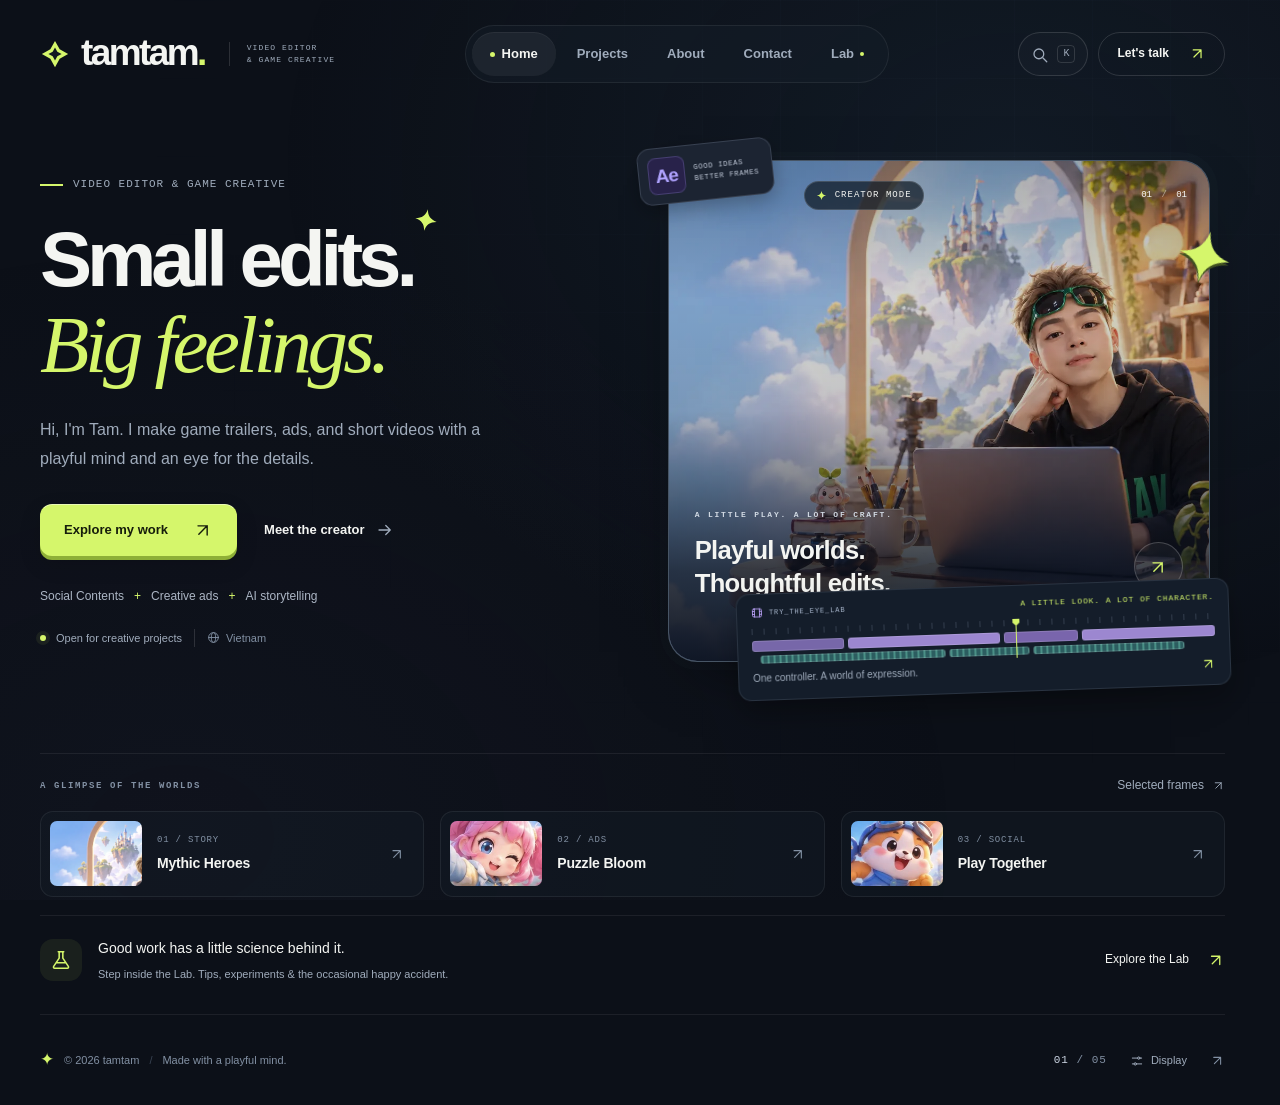
<file: index.html>
<!DOCTYPE html>
<html data-accent="lime" lang="en">
    <head>
        <meta charset="utf-8"/>
        <meta content="strict-origin-when-cross-origin" name="referrer"/>
        <meta content="width=device-width, initial-scale=1, viewport-fit=cover" name="viewport"/>
        <meta content="#0c1018" name="theme-color"/>
        <meta content="Game trailers, creative ads, and short stories. A portfolio by Tam, video editor and game creative based in Vietnam." name="description"/>
        <meta content="tamtam. - Video Editor & Game Creative" property="og:title"/>
        <meta content="Small edits. Big feelings. Game trailers, creative ads, and short stories by Tam." property="og:description"/>
        <meta content="website" property="og:type"/>
        <meta content="https://tamtam1704.github.io/assets/social-preview.jpg" property="og:image"/>
        <meta content="https://tamtam1704.github.io/" property="og:url"/>
        <meta content="summary_large_image" name="twitter:card"/>
        <title>
            tamtam. - Video Editor & Game Creative
        </title>
        <link href="assets/favicon.svg" rel="icon" type="image/svg+xml"/>
        <link href="styles/theme.css" rel="stylesheet"/>
        <link href="styles/main.css" rel="stylesheet"/>
        <link href="styles/motion.css" rel="stylesheet"/>
        <link href="styles/upgrade.css" rel="stylesheet"/>
        <link href="styles/media-lab.css" rel="stylesheet"/>
        <script defer="" src="data/site.js">
        </script>
        <script defer="" src="data/projects.js">
        </script>
        <script defer="" src="data/lab.js">
        </script>
        <script defer="" src="scripts/utils.js">
        </script>
        <script defer="" src="scripts/schema.js">
        </script>
        <script defer="" src="components/home.js">
        </script>
        <script defer="" src="components/projects.js">
        </script>
        <script defer="" src="components/about.js">
        </script>
        <script defer="" src="components/contact.js">
        </script>
        <script defer="" src="components/eye-lab.js">
        </script>
        <script defer="" src="components/lab.js">
        </script>
        <script defer="" src="components/details.js">
        </script>
        <script defer="" src="scripts/eye-rig.js">
        </script>
        <script defer="" src="scripts/app.js">
        </script>
    </head>
    <body>
        <a class="skip-link" data-copy="navigation.skip" href="#main">
            Skip to content
        </a>
        <div aria-hidden="true" class="ambient">
        </div>
        <div class="site-shell">
            <header class="site-header wrap">
                <a aria-label="Tam - Home" class="brand" href="#home">
                    <span aria-hidden="true" class="brand-emblem">
                        <svg viewbox="0 0 32 32">
                            <path d="M16 2 21 11 30 16 21 21 16 30 11 21 2 16 11 11Z" fill="currentColor">
                            </path>
                            <path d="m16 9 2.5 4.5L23 16l-4.5 2.5L16 23l-2.5-4.5L9 16l4.5-2.5Z" fill="#111720">
                            </path>
                        </svg>
                    </span>
                    <span class="brand-word">
                        tamtam
                        <span>
                            .
                        </span>
                    </span>
                    <span class="brand-caption copy-lines" data-copy="navigation.caption">
                        VIDEO EDITOR
                        <br/>
                        & GAME CREATIVE
                    </span>
                </a>
                <nav aria-label="Main navigation" class="primary-nav" data-copy-label="navigation.mainLabel">
                    <a aria-current="page" data-nav="home" href="#home">
                        <span class="nav-icon" data-icon="home">
                        </span>
                        <span data-copy="navigation.home">
                            Home
                        </span>
                    </a>
                    <a data-nav="projects" href="#projects">
                        <span class="nav-icon" data-icon="grid">
                        </span>
                        <span data-copy="navigation.projects">
                            Projects
                        </span>
                    </a>
                    <a data-nav="about" href="#about">
                        <span class="nav-icon" data-icon="person">
                        </span>
                        <span data-copy="navigation.about">
                            About
                        </span>
                    </a>
                    <a data-nav="contact" href="#contact">
                        <span class="nav-icon" data-icon="mail">
                        </span>
                        <span data-copy="navigation.contact">
                            Contact
                        </span>
                    </a>
                    <a data-nav="lab" href="#lab" title="Lab - Tips & Tricks">
                        <span class="nav-icon" data-icon="lab">
                        </span>
                        <span>
                            <span data-copy="navigation.lab">
                                Lab
                            </span>
                            <span aria-hidden="true" class="nav-lab-dot">
                            </span>
                        </span>
                    </a>
                </nav>
                <div class="header-actions">
                    <button aria-label="Search projects, tips and pages (Control or Command K)" class="icon-button command-trigger" data-action="search" data-copy-label="search.button" type="button">
                        <span data-icon="search">
                        </span>
                        <kbd>
                            K
                        </kbd>
                    </button>
                    <a class="header-cta" href="#contact">
                        <span data-copy="navigation.talk">
                            Let's talk
                        </span>
                        <span data-icon="arrow-up">
                        </span>
                    </a>
                </div>
            </header>
            <main class="wrap" id="main" tabindex="-1">
                <div class="boot-message" id="boot-message">
                    <span class="status-dot">
                    </span>
                    Setting the scene...
                </div>
                <section aria-label="Home" class="view" data-view="home" hidden="" id="view-home">
                </section>
                <section aria-label="Projects" class="view" data-view="projects" hidden="" id="view-projects">
                </section>
                <section aria-label="Lab - Tips and Tricks" class="view" data-view="lab" hidden="" id="view-lab">
                </section>
                <section aria-label="About" class="view" data-view="about" hidden="" id="view-about">
                </section>
                <section aria-label="Contact" class="view" data-view="contact" hidden="" id="view-contact">
                </section>
                <noscript>
                    <div class="no-script">
                        <h1>
                            Hi, I'm Tam.
                        </h1>
                        <p>
                            Video editor & game creative. This portfolio needs JavaScript to display its interactive pages.
                        </p>
                        <a href="mailto:ntam170498@gmail.com">
                            ntam170498@gmail.com
                        </a>
                    </div>
                </noscript>
            </main>
            <footer class="site-footer wrap">
                <p>
                    <span aria-hidden="true" class="footer-spark">
                        ✦
                    </span>
                    <span id="copyright">
                    </span>
                    <span class="footer-separator">
                        /
                    </span>
                    <span data-copy="navigation.footer">
                        Made with a playful mind.
                    </span>
                </p>
                <div class="footer-right">
                    <span class="page-index" id="page-index">
                        01
                        <span>
                            / 05
                        </span>
                    </span>
                    <button aria-haspopup="dialog" class="display-button" data-action="display" type="button">
                        <span data-icon="sliders">
                        </span>
                        <span data-copy="navigation.display">
                            Display
                        </span>
                    </button>
                    <a aria-label="Back to home" class="back-home" data-copy-label="navigation.backHome" href="#home">
                        <span data-icon="arrow-up">
                        </span>
                    </a>
                </div>
            </footer>
        </div>
        <dialog aria-labelledby="project-title" class="project-dialog" id="project-dialog">
            <div id="project-content">
            </div>
        </dialog>
        <dialog aria-labelledby="tip-title" class="tip-dialog" id="tip-dialog">
            <div id="tip-content">
            </div>
        </dialog>
        <dialog aria-labelledby="search-title" class="search-dialog" id="search-dialog">
            <div class="search-top">
                <span data-icon="search">
                </span>
                <label class="sr-only" for="quick-search" id="search-title">
                    <span data-copy="search.label">
                        Find a project, tip or page
                    </span>
                </label>
                <input autocomplete="off" data-copy-placeholder="search.placeholder" id="quick-search" maxlength="100" placeholder="A project, a tip, a little inspiration..." type="search"/>
                <button aria-label="Close search" class="icon-button" data-action="close-search" data-copy-label="search.close" type="button">
                    <span data-icon="close">
                    </span>
                </button>
            </div>
            <div class="search-results" id="search-results">
            </div>
            <p class="search-foot">
                <span data-copy="search.footer">
                    Search the portfolio
                </span>
                <span>
                    <span data-copy="search.keys">
                        Tab to navigate · Esc to close
                    </span>
                </span>
            </p>
        </dialog>
        <dialog aria-labelledby="display-title" class="display-dialog" id="display-dialog">
            <div class="dialog-heading">
                <div>
                    <p class="eyebrow">
                        <span data-copy="display.eyebrow">
                            MAKE YOURSELF AT HOME
                        </span>
                    </p>
                    <h2 id="display-title">
                        <span data-copy="display.title">
                            Set the mood.
                        </span>
                    </h2>
                </div>
                <button aria-label="Close display settings" class="icon-button" data-action="close-display" data-copy-label="display.close" type="button">
                    <span data-icon="close">
                    </span>
                </button>
            </div>
            <p class="muted">
                <span data-copy="display.intro">
                    A little customization, just for this browser.
                </span>
            </p>
            <fieldset class="accent-picker">
                <legend>
                    <span data-copy="display.accent">
                        Accent color
                    </span>
                </legend>
                <div class="swatch-row">
                    <button aria-pressed="true" class="swatch swatch-lime" data-accent-choice="lime" type="button">
                        <span>
                        </span>
                        <span data-copy="display.lime">
                            Lime
                        </span>
                    </button>
                    <button aria-pressed="false" class="swatch swatch-ice" data-accent-choice="ice" type="button">
                        <span>
                        </span>
                        <span data-copy="display.ice">
                            Ice
                        </span>
                    </button>
                    <button aria-pressed="false" class="swatch swatch-lilac" data-accent-choice="lilac" type="button">
                        <span>
                        </span>
                        <span data-copy="display.lilac">
                            Lilac
                        </span>
                    </button>
                </div>
            </fieldset>
            <label class="motion-setting">
                <span>
                    <strong>
                        <span data-copy="display.motion">
                            Motion effects
                        </span>
                    </strong>
                    <small id="motion-help">
                        Subtle movement, never in the way.
                    </small>
                </span>
                <input aria-describedby="motion-help" checked="" id="motion-toggle" role="switch" type="checkbox"/>
                <span aria-hidden="true" class="switch-track">
                </span>
            </label>
            <button class="text-button reset-display" data-action="reset-display" type="button">
                <span data-copy="display.reset">
                    Reset to site defaults
                </span>
                <span data-icon="refresh">
                </span>
            </button>
        </dialog>
        <div aria-atomic="true" aria-live="polite" class="toast" id="toast" role="status">
        </div>
    </body>
</html>
</file>
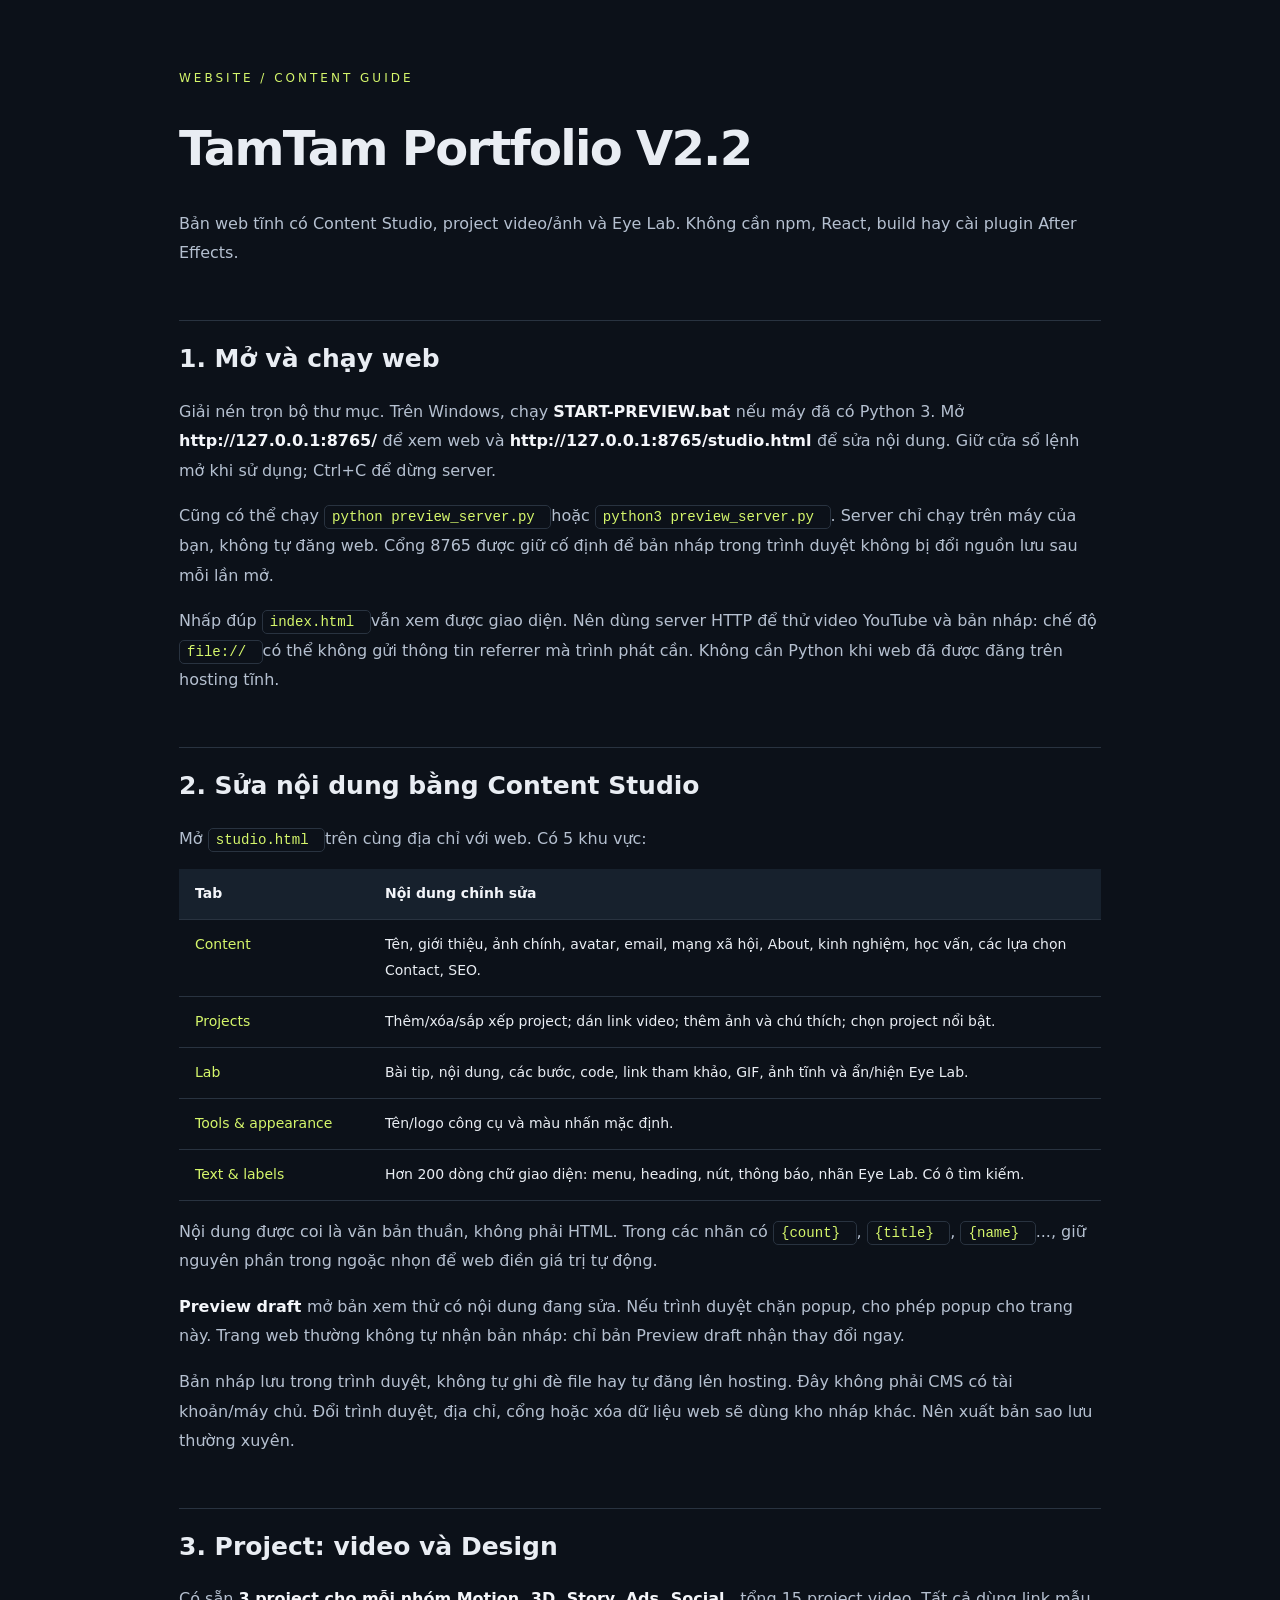
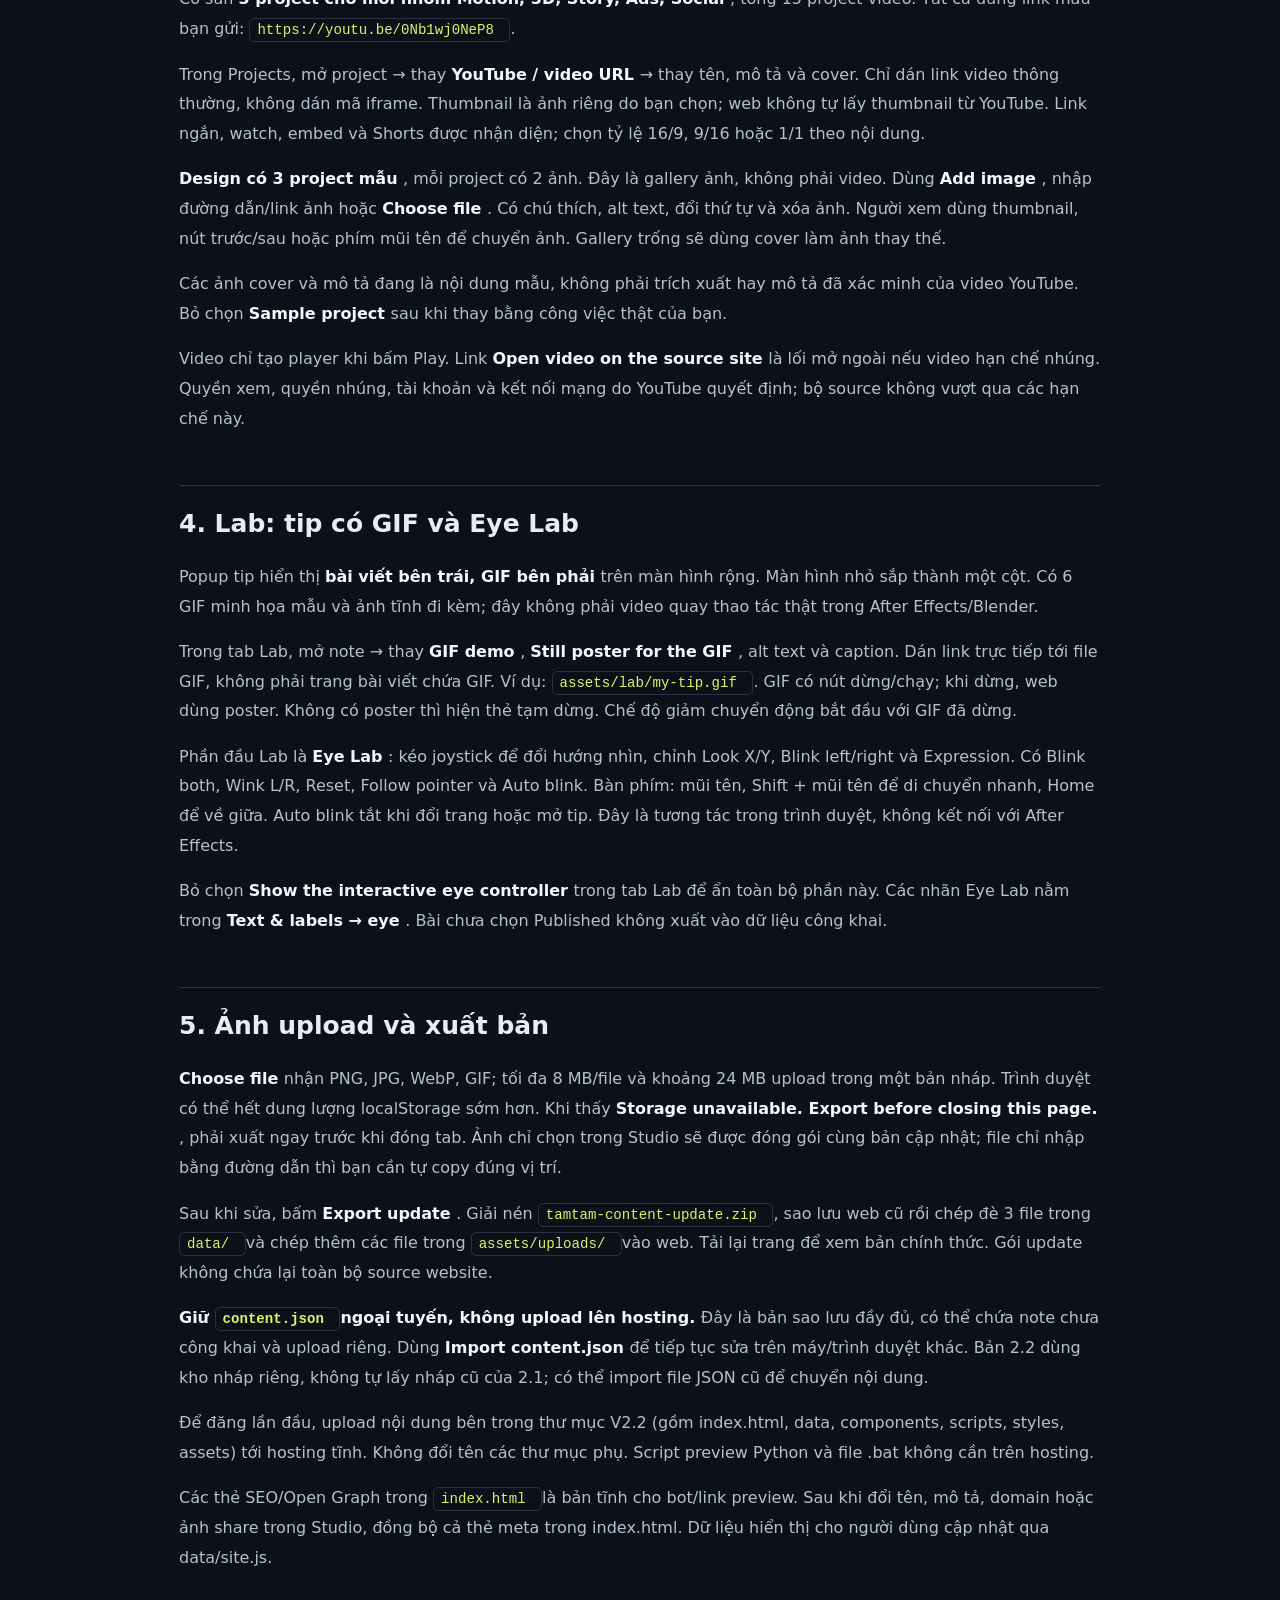
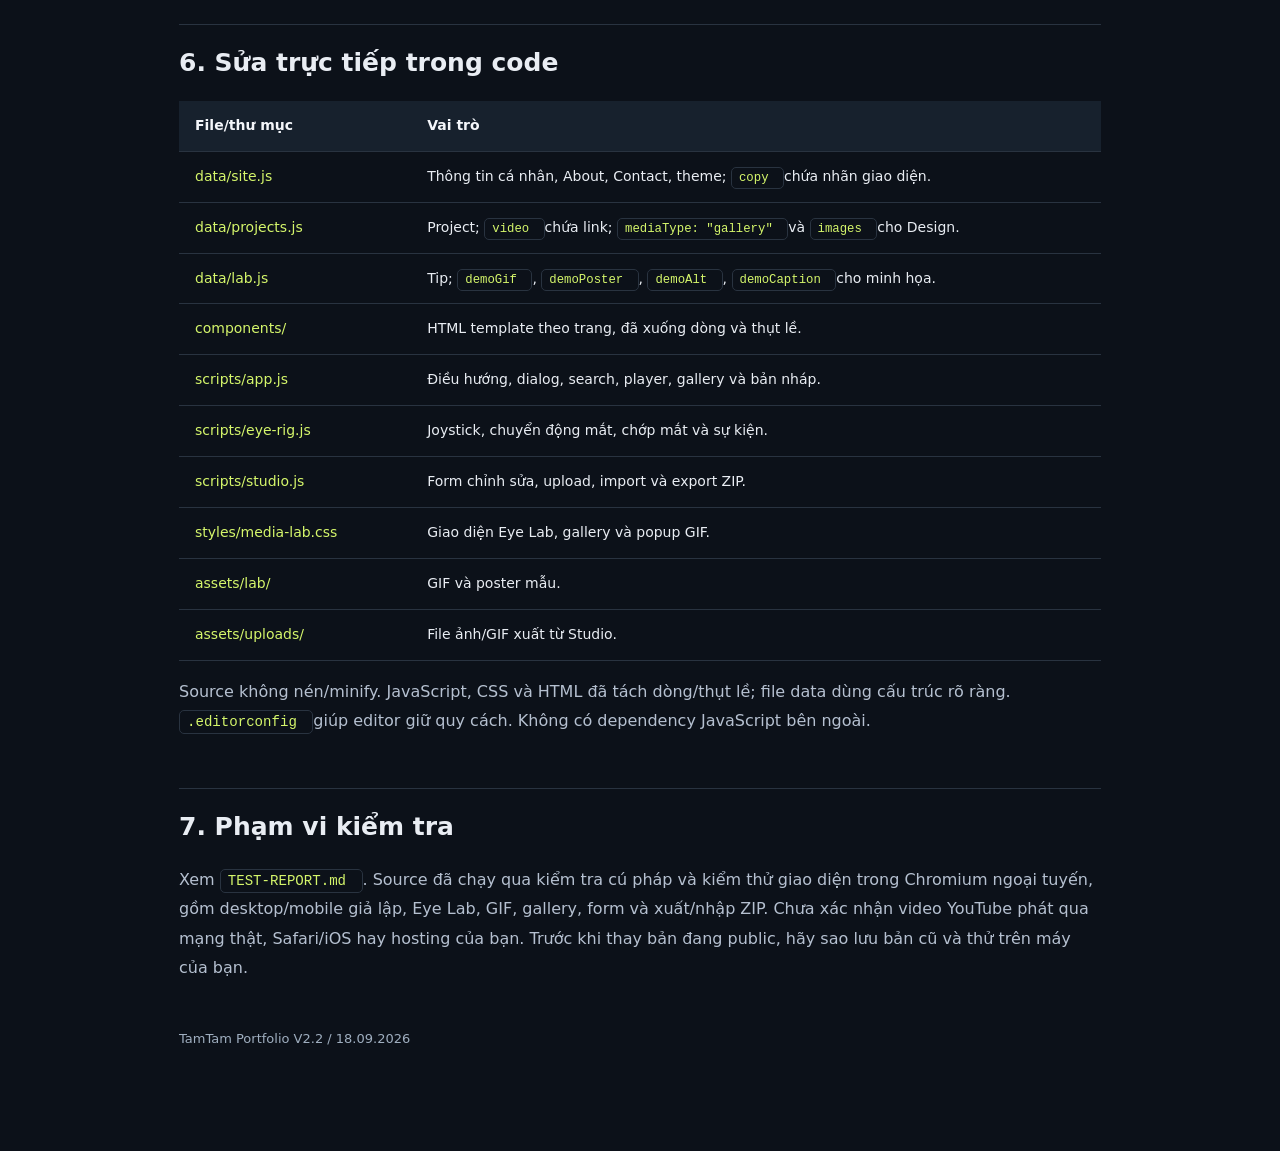
<file: HUONG-DAN.html>
<!DOCTYPE html>
<html lang="vi">
    <head>
        <meta charset="utf-8"/>
        <meta content="width=device-width, initial-scale=1" name="viewport"/>
        <title>
            Hướng dẫn - TamTam Portfolio V2.2
        </title>
        <style>
            :root { color-scheme: dark; }
* { box-sizing: border-box; }
body { margin: 0; background: #0c1119; color: #e9edf3; font: 16px/1.85 system-ui, sans-serif; }
main { max-width: 970px; margin: 0 auto; padding: 55px 24px 100px; }
.eyebrow { color: #d5f66b; font-size: 12px; letter-spacing: 3px; }
h1 { font-size: clamp(32px, 5vw, 48px); line-height: 1.15; letter-spacing: -1.7px; }
h2 { margin-top: 52px; padding-top: 20px; border-top: 1px solid #293340; font-size: 25px; line-height: 1.4; }
p { color: #b5c0d0; }
strong, th { color: #f4f6fa; }
code { padding: 3px 7px; border: 1px solid #293340; border-radius: 5px; color: #d5f66b; font-size: 0.88em; overflow-wrap: anywhere; }
.table-wrap { overflow-x: auto; }
table { width: 100%; border-collapse: collapse; font-size: 14px; }
th, td { border-bottom: 1px solid #293340; padding: 12px 16px; text-align: left; vertical-align: top; }
th { background: #17212d; }
td:first-child { min-width: 190px; color: #d5f66b; }
footer { margin-top: 44px; font-size: 13px; color: #9faebf; }
        </style>
    </head>
    <body>
        <main>
            <p class="eyebrow">
                WEBSITE / CONTENT GUIDE
            </p>
            <h1>
                TamTam Portfolio V2.2
            </h1>
            <p>
                Bản web tĩnh có Content Studio, project video/ảnh và Eye Lab. Không cần npm, React, build hay cài plugin After Effects.
            </p>
            <h2>
                1. Mở và chạy web
            </h2>
            <p>
                Giải nén trọn bộ thư mục. Trên Windows, chạy
                <strong>
                    START-PREVIEW.bat
                </strong>
                nếu máy đã có Python 3. Mở
                <strong>
                    http://127.0.0.1:8765/
                </strong>
                để xem web và
                <strong>
                    http://127.0.0.1:8765/studio.html
                </strong>
                để sửa nội dung. Giữ cửa sổ lệnh mở khi sử dụng; Ctrl+C để dừng server.
            </p>
            <p>
                Cũng có thể chạy
                <code>
                    python preview_server.py
                </code>
                hoặc
                <code>
                    python3 preview_server.py
                </code>
                . Server chỉ chạy trên máy của bạn, không tự đăng web. Cổng 8765 được giữ cố định để bản nháp trong trình duyệt không bị đổi nguồn lưu sau mỗi lần mở.
            </p>
            <p>
                Nhấp đúp
                <code>
                    index.html
                </code>
                vẫn xem được giao diện. Nên dùng server HTTP để thử video YouTube và bản nháp: chế độ
                <code>
                    file://
                </code>
                có thể không gửi thông tin referrer mà trình phát cần. Không cần Python khi web đã được đăng trên hosting tĩnh.
            </p>
            <h2>
                2. Sửa nội dung bằng Content Studio
            </h2>
            <p>
                Mở
                <code>
                    studio.html
                </code>
                trên cùng địa chỉ với web. Có 5 khu vực:
            </p>
            <div class="table-wrap">
                <table>
                    <tr>
                        <th>
                            Tab
                        </th>
                        <th>
                            Nội dung chỉnh sửa
                        </th>
                    </tr>
                    <tr>
                        <td>
                            Content
                        </td>
                        <td>
                            Tên, giới thiệu, ảnh chính, avatar, email, mạng xã hội, About, kinh nghiệm, học vấn, các lựa chọn Contact, SEO.
                        </td>
                    </tr>
                    <tr>
                        <td>
                            Projects
                        </td>
                        <td>
                            Thêm/xóa/sắp xếp project; dán link video; thêm ảnh và chú thích; chọn project nổi bật.
                        </td>
                    </tr>
                    <tr>
                        <td>
                            Lab
                        </td>
                        <td>
                            Bài tip, nội dung, các bước, code, link tham khảo, GIF, ảnh tĩnh và ẩn/hiện Eye Lab.
                        </td>
                    </tr>
                    <tr>
                        <td>
                            Tools & appearance
                        </td>
                        <td>
                            Tên/logo công cụ và màu nhấn mặc định.
                        </td>
                    </tr>
                    <tr>
                        <td>
                            Text & labels
                        </td>
                        <td>
                            Hơn 200 dòng chữ giao diện: menu, heading, nút, thông báo, nhãn Eye Lab. Có ô tìm kiếm.
                        </td>
                    </tr>
                </table>
            </div>
            <p>
                Nội dung được coi là văn bản thuần, không phải HTML. Trong các nhãn có
                <code>
                    {count}
                </code>
                ,
                <code>
                    {title}
                </code>
                ,
                <code>
                    {name}
                </code>
                ..., giữ nguyên phần trong ngoặc nhọn để web điền giá trị tự động.
            </p>
            <p>
                <strong>
                    Preview draft
                </strong>
                mở bản xem thử có nội dung đang sửa. Nếu trình duyệt chặn popup, cho phép popup cho trang này. Trang web thường không tự nhận bản nháp: chỉ bản Preview draft nhận thay đổi ngay.
            </p>
            <p>
                Bản nháp lưu trong trình duyệt, không tự ghi đè file hay tự đăng lên hosting. Đây không phải CMS có tài khoản/máy chủ. Đổi trình duyệt, địa chỉ, cổng hoặc xóa dữ liệu web sẽ dùng kho nháp khác. Nên xuất bản sao lưu thường xuyên.
            </p>
            <h2>
                3. Project: video và Design
            </h2>
            <p>
                Có sẵn
                <strong>
                    3 project cho mỗi nhóm Motion, 3D, Story, Ads, Social
                </strong>
                , tổng 15 project video. Tất cả dùng link mẫu bạn gửi:
                <code>
                    https://youtu.be/0Nb1wj0NeP8
                </code>
                .
            </p>
            <p>
                Trong Projects, mở project → thay
                <strong>
                    YouTube / video URL
                </strong>
                → thay tên, mô tả và cover. Chỉ dán link video thông thường, không dán mã iframe. Thumbnail là ảnh riêng do bạn chọn; web không tự lấy thumbnail từ YouTube. Link ngắn, watch, embed và Shorts được nhận diện; chọn tỷ lệ 16/9, 9/16 hoặc 1/1 theo nội dung.
            </p>
            <p>
                <strong>
                    Design có 3 project mẫu
                </strong>
                , mỗi project có 2 ảnh. Đây là gallery ảnh, không phải video. Dùng
                <strong>
                    Add image
                </strong>
                , nhập đường dẫn/link ảnh hoặc
                <strong>
                    Choose file
                </strong>
                . Có chú thích, alt text, đổi thứ tự và xóa ảnh. Người xem dùng thumbnail, nút trước/sau hoặc phím mũi tên để chuyển ảnh. Gallery trống sẽ dùng cover làm ảnh thay thế.
            </p>
            <p>
                Các ảnh cover và mô tả đang là nội dung mẫu, không phải trích xuất hay mô tả đã xác minh của video YouTube. Bỏ chọn
                <strong>
                    Sample project
                </strong>
                sau khi thay bằng công việc thật của bạn.
            </p>
            <p>
                Video chỉ tạo player khi bấm Play. Link
                <strong>
                    Open video on the source site
                </strong>
                là lối mở ngoài nếu video hạn chế nhúng. Quyền xem, quyền nhúng, tài khoản và kết nối mạng do YouTube quyết định; bộ source không vượt qua các hạn chế này.
            </p>
            <h2>
                4. Lab: tip có GIF và Eye Lab
            </h2>
            <p>
                Popup tip hiển thị
                <strong>
                    bài viết bên trái, GIF bên phải
                </strong>
                trên màn hình rộng. Màn hình nhỏ sắp thành một cột. Có 6 GIF minh họa mẫu và ảnh tĩnh đi kèm; đây không phải video quay thao tác thật trong After Effects/Blender.
            </p>
            <p>
                Trong tab Lab, mở note → thay
                <strong>
                    GIF demo
                </strong>
                ,
                <strong>
                    Still poster for the GIF
                </strong>
                , alt text và caption. Dán link trực tiếp tới file GIF, không phải trang bài viết chứa GIF. Ví dụ:
                <code>
                    assets/lab/my-tip.gif
                </code>
                . GIF có nút dừng/chạy; khi dừng, web dùng poster. Không có poster thì hiện thẻ tạm dừng. Chế độ giảm chuyển động bắt đầu với GIF đã dừng.
            </p>
            <p>
                Phần đầu Lab là
                <strong>
                    Eye Lab
                </strong>
                : kéo joystick để đổi hướng nhìn, chỉnh Look X/Y, Blink left/right và Expression. Có Blink both, Wink L/R, Reset, Follow pointer và Auto blink. Bàn phím: mũi tên, Shift + mũi tên để di chuyển nhanh, Home để về giữa. Auto blink tắt khi đổi trang hoặc mở tip. Đây là tương tác trong trình duyệt, không kết nối với After Effects.
            </p>
            <p>
                Bỏ chọn
                <strong>
                    Show the interactive eye controller
                </strong>
                trong tab Lab để ẩn toàn bộ phần này. Các nhãn Eye Lab nằm trong
                <strong>
                    Text & labels → eye
                </strong>
                . Bài chưa chọn Published không xuất vào dữ liệu công khai.
            </p>
            <h2>
                5. Ảnh upload và xuất bản
            </h2>
            <p>
                <strong>
                    Choose file
                </strong>
                nhận PNG, JPG, WebP, GIF; tối đa 8 MB/file và khoảng 24 MB upload trong một bản nháp. Trình duyệt có thể hết dung lượng localStorage sớm hơn. Khi thấy
                <strong>
                    Storage unavailable. Export before closing this page.
                </strong>
                , phải xuất ngay trước khi đóng tab. Ảnh chỉ chọn trong Studio sẽ được đóng gói cùng bản cập nhật; file chỉ nhập bằng đường dẫn thì bạn cần tự copy đúng vị trí.
            </p>
            <p>
                Sau khi sửa, bấm
                <strong>
                    Export update
                </strong>
                . Giải nén
                <code>
                    tamtam-content-update.zip
                </code>
                , sao lưu web cũ rồi chép đè 3 file trong
                <code>
                    data/
                </code>
                và chép thêm các file trong
                <code>
                    assets/uploads/
                </code>
                vào web. Tải lại trang để xem bản chính thức. Gói update không chứa lại toàn bộ source website.
            </p>
            <p>
                <strong>
                    Giữ
                    <code>
                        content.json
                    </code>
                    ngoại tuyến, không upload lên hosting.
                </strong>
                Đây là bản sao lưu đầy đủ, có thể chứa note chưa công khai và upload riêng. Dùng
                <strong>
                    Import content.json
                </strong>
                để tiếp tục sửa trên máy/trình duyệt khác. Bản 2.2 dùng kho nháp riêng, không tự lấy nháp cũ của 2.1; có thể import file JSON cũ để chuyển nội dung.
            </p>
            <p>
                Để đăng lần đầu, upload nội dung bên trong thư mục V2.2 (gồm index.html, data, components, scripts, styles, assets) tới hosting tĩnh. Không đổi tên các thư mục phụ. Script preview Python và file .bat không cần trên hosting.
            </p>
            <p>
                Các thẻ SEO/Open Graph trong
                <code>
                    index.html
                </code>
                là bản tĩnh cho bot/link preview. Sau khi đổi tên, mô tả, domain hoặc ảnh share trong Studio, đồng bộ cả thẻ meta trong index.html. Dữ liệu hiển thị cho người dùng cập nhật qua data/site.js.
            </p>
            <h2>
                6. Sửa trực tiếp trong code
            </h2>
            <div class="table-wrap">
                <table>
                    <tr>
                        <th>
                            File/thư mục
                        </th>
                        <th>
                            Vai trò
                        </th>
                    </tr>
                    <tr>
                        <td>
                            data/site.js
                        </td>
                        <td>
                            Thông tin cá nhân, About, Contact, theme;
                            <code>
                                copy
                            </code>
                            chứa nhãn giao diện.
                        </td>
                    </tr>
                    <tr>
                        <td>
                            data/projects.js
                        </td>
                        <td>
                            Project;
                            <code>
                                video
                            </code>
                            chứa link;
                            <code>
                                mediaType: "gallery"
                            </code>
                            và
                            <code>
                                images
                            </code>
                            cho Design.
                        </td>
                    </tr>
                    <tr>
                        <td>
                            data/lab.js
                        </td>
                        <td>
                            Tip;
                            <code>
                                demoGif
                            </code>
                            ,
                            <code>
                                demoPoster
                            </code>
                            ,
                            <code>
                                demoAlt
                            </code>
                            ,
                            <code>
                                demoCaption
                            </code>
                            cho minh họa.
                        </td>
                    </tr>
                    <tr>
                        <td>
                            components/
                        </td>
                        <td>
                            HTML template theo trang, đã xuống dòng và thụt lề.
                        </td>
                    </tr>
                    <tr>
                        <td>
                            scripts/app.js
                        </td>
                        <td>
                            Điều hướng, dialog, search, player, gallery và bản nháp.
                        </td>
                    </tr>
                    <tr>
                        <td>
                            scripts/eye-rig.js
                        </td>
                        <td>
                            Joystick, chuyển động mắt, chớp mắt và sự kiện.
                        </td>
                    </tr>
                    <tr>
                        <td>
                            scripts/studio.js
                        </td>
                        <td>
                            Form chỉnh sửa, upload, import và export ZIP.
                        </td>
                    </tr>
                    <tr>
                        <td>
                            styles/media-lab.css
                        </td>
                        <td>
                            Giao diện Eye Lab, gallery và popup GIF.
                        </td>
                    </tr>
                    <tr>
                        <td>
                            assets/lab/
                        </td>
                        <td>
                            GIF và poster mẫu.
                        </td>
                    </tr>
                    <tr>
                        <td>
                            assets/uploads/
                        </td>
                        <td>
                            File ảnh/GIF xuất từ Studio.
                        </td>
                    </tr>
                </table>
            </div>
            <p>
                Source không nén/minify. JavaScript, CSS và HTML đã tách dòng/thụt lề; file data dùng cấu trúc rõ ràng.
                <code>
                    .editorconfig
                </code>
                giúp editor giữ quy cách. Không có dependency JavaScript bên ngoài.
            </p>
            <h2>
                7. Phạm vi kiểm tra
            </h2>
            <p>
                Xem
                <code>
                    TEST-REPORT.md
                </code>
                . Source đã chạy qua kiểm tra cú pháp và kiểm thử giao diện trong Chromium ngoại tuyến, gồm desktop/mobile giả lập, Eye Lab, GIF, gallery, form và xuất/nhập ZIP. Chưa xác nhận video YouTube phát qua mạng thật, Safari/iOS hay hosting của bạn. Trước khi thay bản đang public, hãy sao lưu bản cũ và thử trên máy của bạn.
            </p>
            <footer>
                TamTam Portfolio V2.2 / 18.09.2026
            </footer>
        </main>
    </body>
</html>
</file>
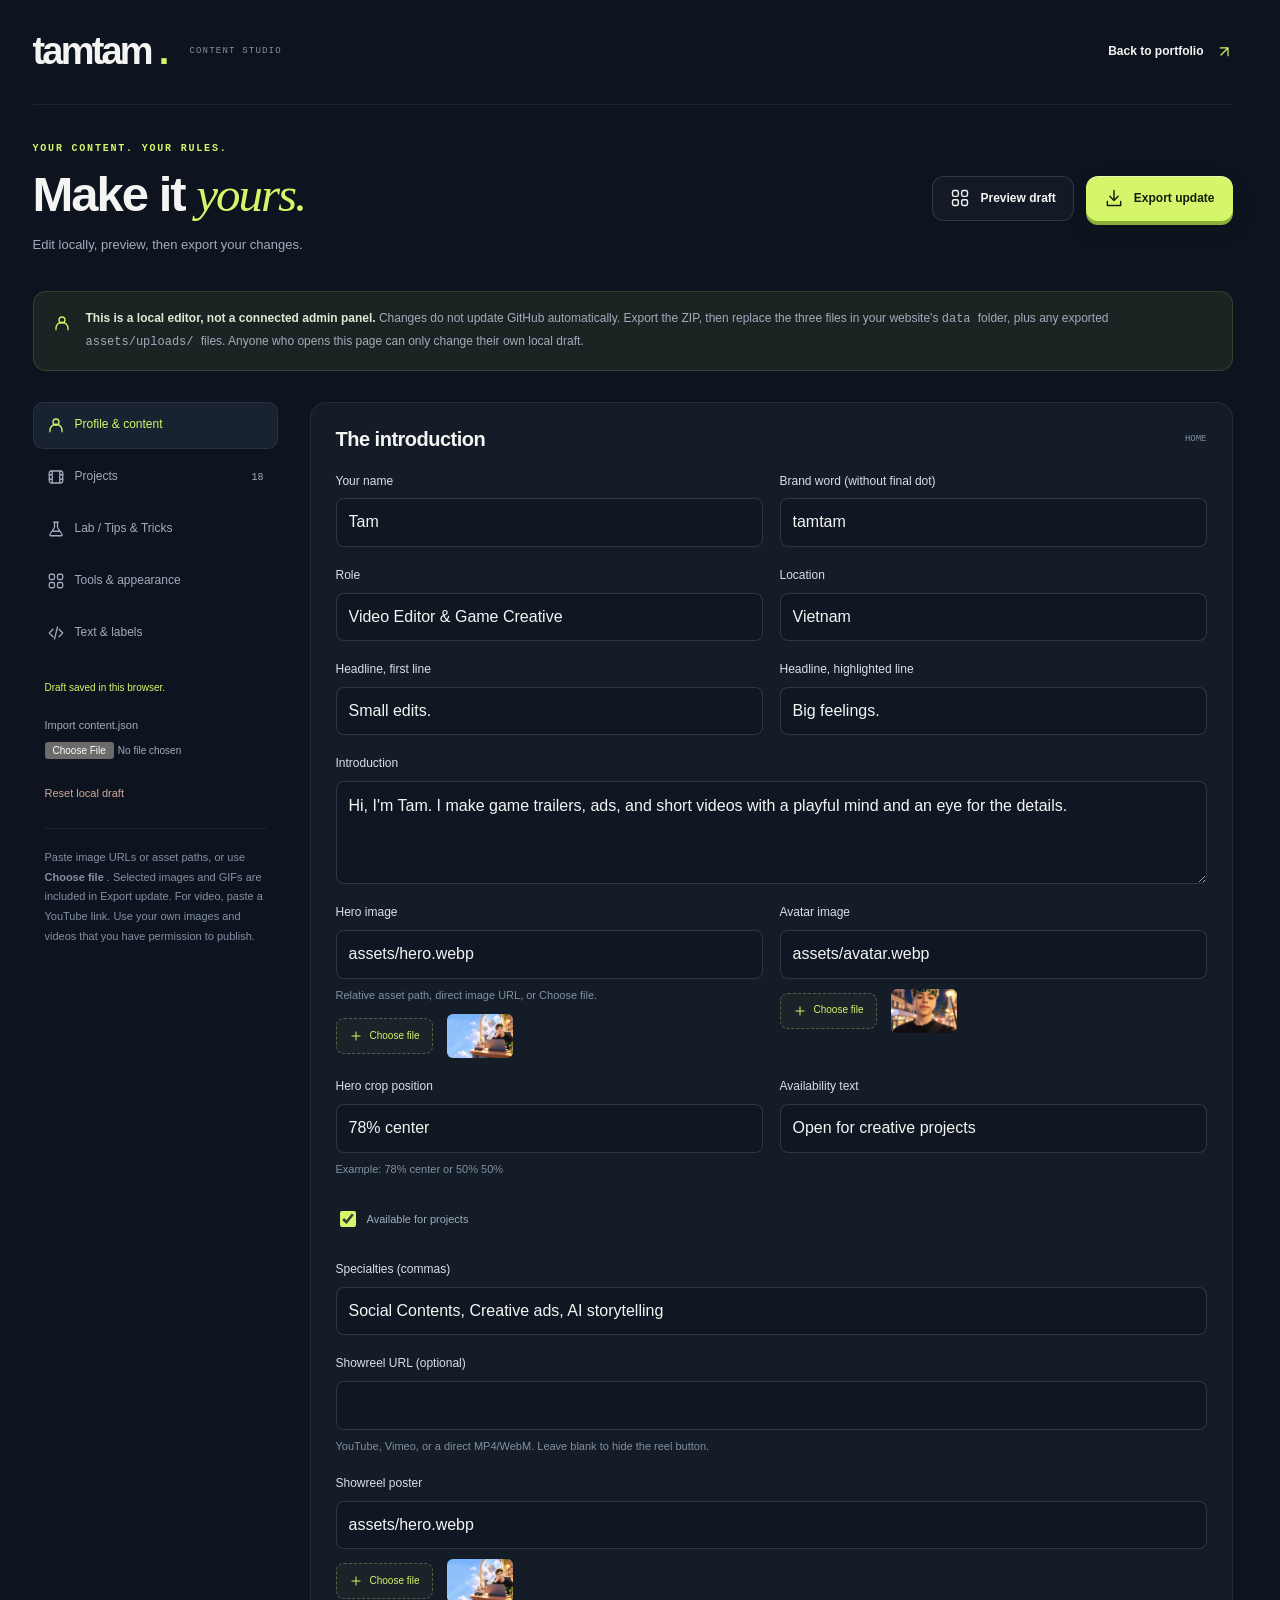
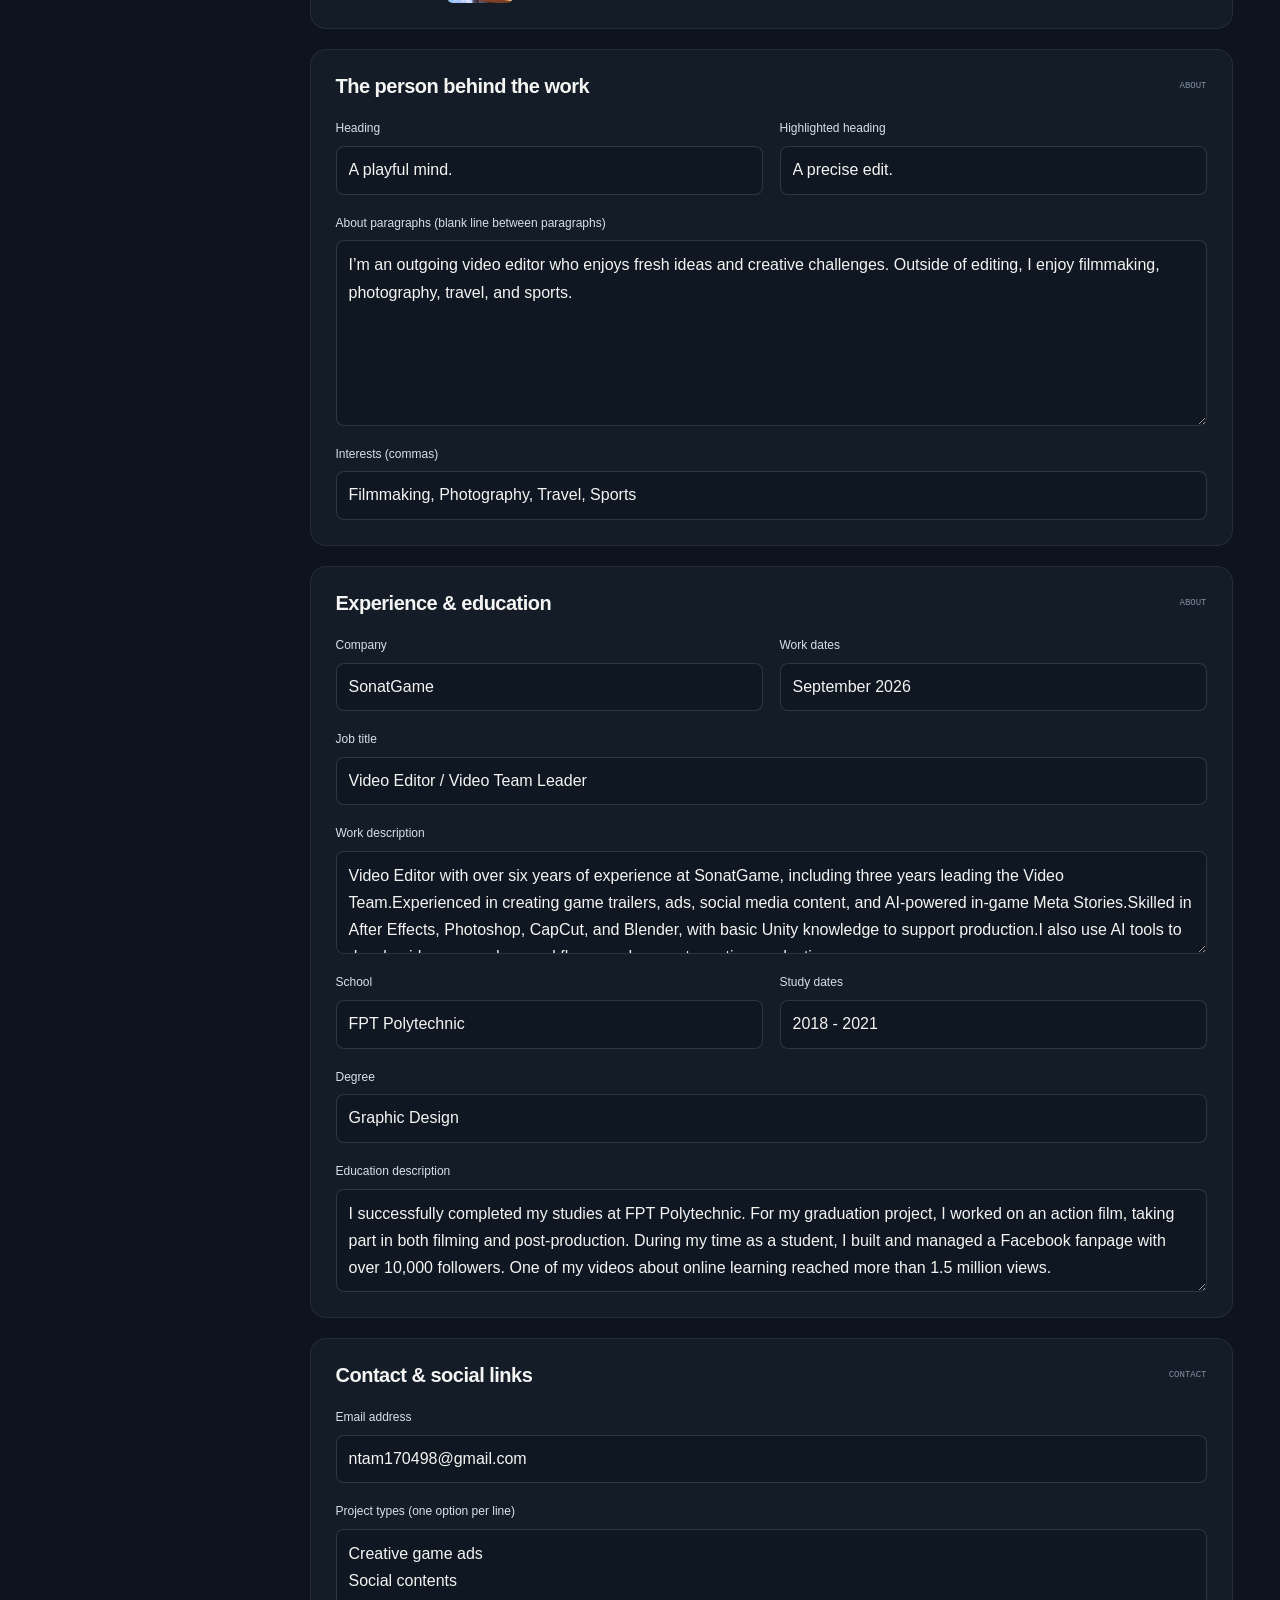
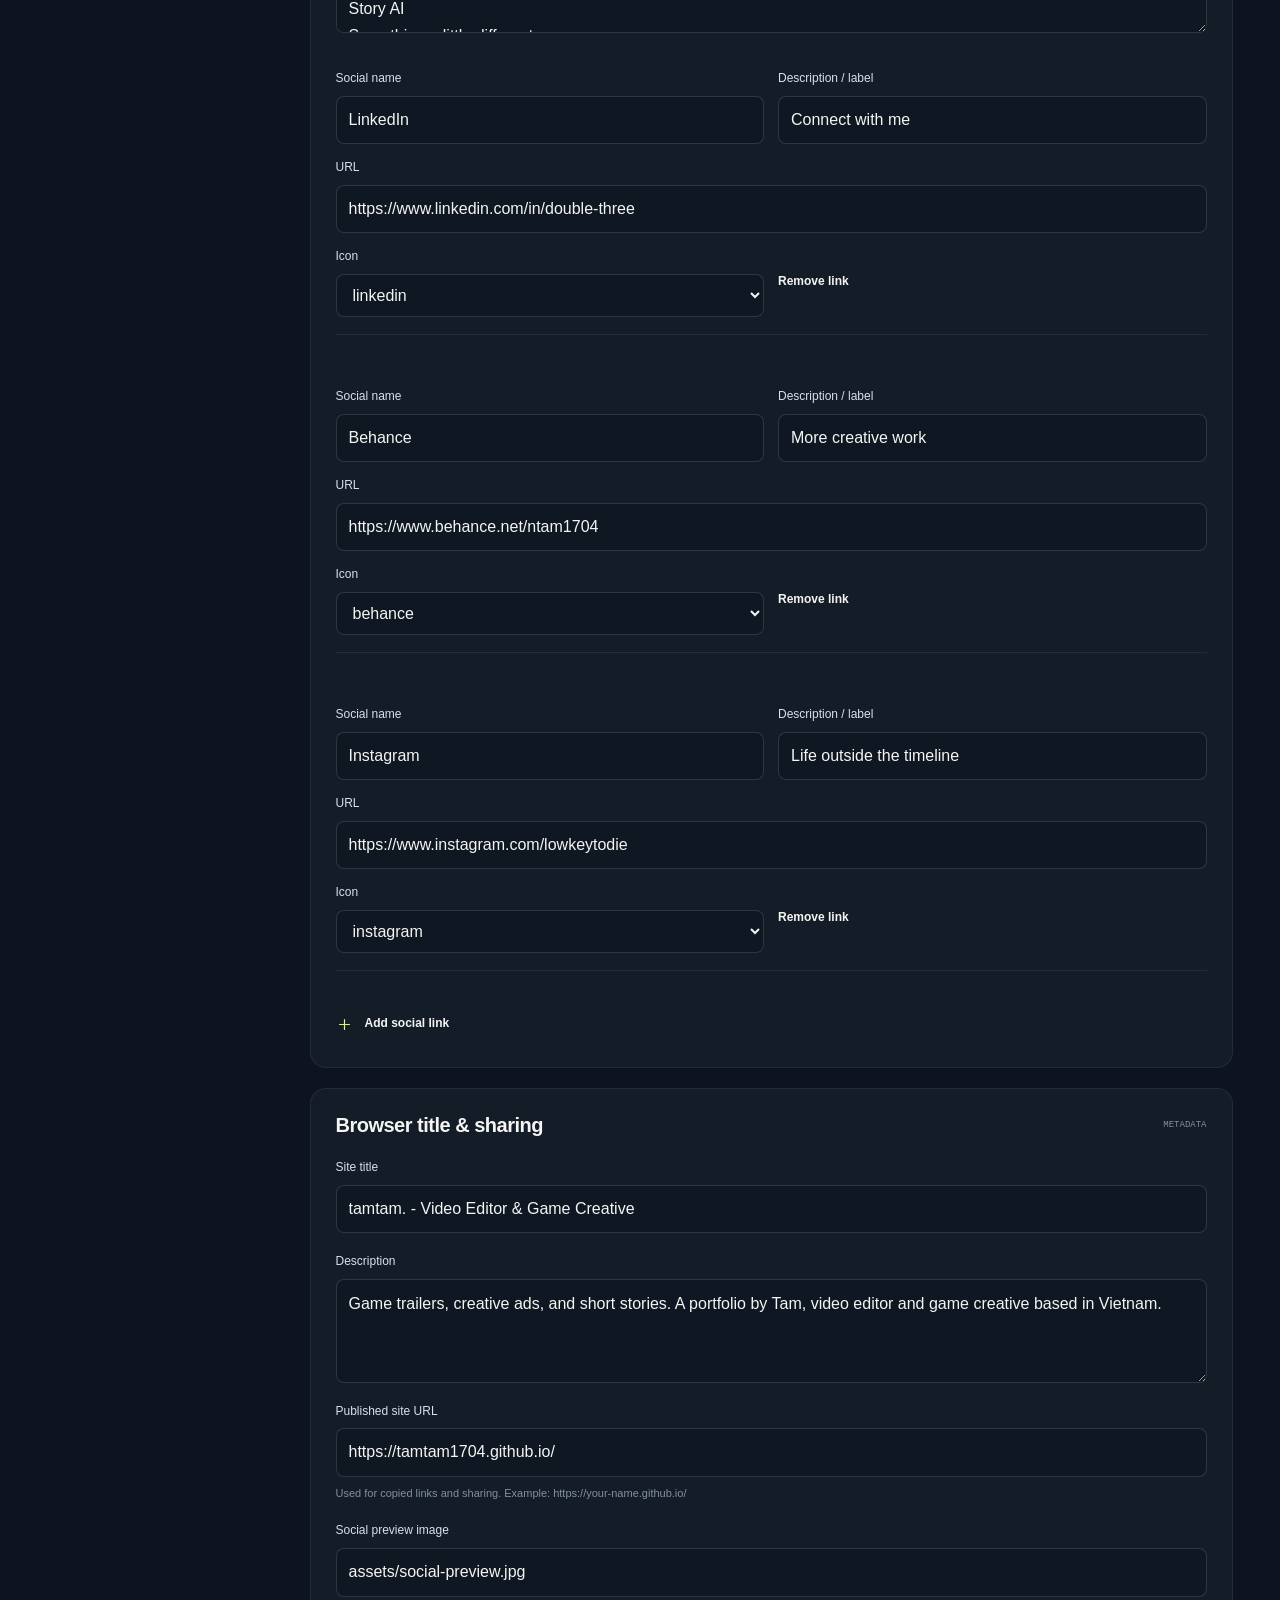
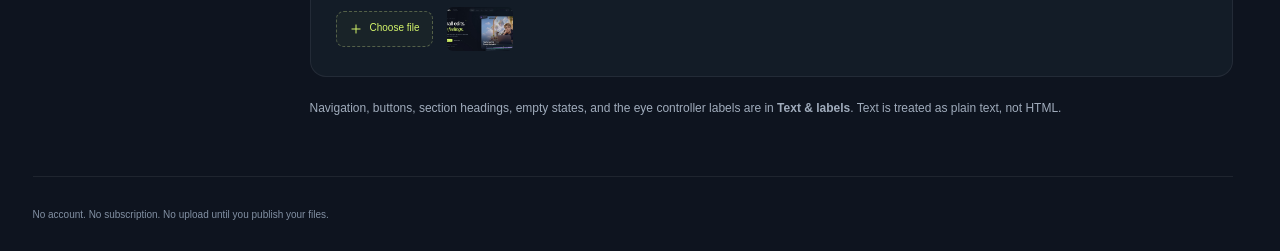
<file: studio.html>
<!DOCTYPE html>
<html data-accent="lime" lang="en">
    <head>
        <meta charset="utf-8"/>
        <meta content="width=device-width,initial-scale=1,viewport-fit=cover" name="viewport"/>
        <meta content="noindex,nofollow" name="robots"/>
        <title>
            Content Studio 2.2 - tamtam.
        </title>
        <link href="assets/favicon.svg" rel="icon" type="image/svg+xml"/>
        <link href="styles/theme.css" rel="stylesheet"/>
        <link href="styles/main.css" rel="stylesheet"/>
        <link href="styles/studio.css" rel="stylesheet"/>
        <script defer="" src="data/site.js">
        </script>
        <script defer="" src="data/projects.js">
        </script>
        <script defer="" src="data/lab.js">
        </script>
        <script defer="" src="scripts/utils.js">
        </script>
        <script defer="" src="scripts/schema.js">
        </script>
        <script defer="" src="scripts/studio.js">
        </script>
    </head>
    <body class="studio-body">
        <main class="studio-wrap">
            <header class="studio-header">
                <a class="brand" href="index.html">
                    <span class="brand-word">
                        tamtam
                        <span>
                            .
                        </span>
                    </span>
                    <span class="studio-brand-caption">
                        CONTENT STUDIO
                    </span>
                </a>
                <a class="text-link" href="index.html">
                    Back to portfolio
                    <span data-icon="arrow-up">
                    </span>
                </a>
            </header>
            <div class="studio-heading">
                <div>
                    <p class="eyebrow">
                        YOUR CONTENT. YOUR RULES.
                    </p>
                    <h1>
                        Make it
                        <em>
                            yours.
                        </em>
                    </h1>
                    <p>
                        Edit locally, preview, then export your changes.
                    </p>
                </div>
                <div class="studio-actions">
                    <button class="button studio-preview" data-studio="preview" type="button">
                        <span data-icon="grid">
                        </span>
                        Preview draft
                    </button>
                    <button class="button button-primary" data-studio="export" type="button">
                        <span data-icon="download">
                        </span>
                        Export update
                    </button>
                </div>
            </div>
            <div class="studio-notice">
                <span data-icon="person">
                </span>
                <p>
                    <strong>
                        This is a local editor, not a connected admin panel.
                    </strong>
                    Changes do not update GitHub automatically. Export the ZIP, then replace the three files in your website's
                    <code>
                        data
                    </code>
                    folder, plus any exported
                    <code>
                        assets/uploads/
                    </code>
                    files. Anyone who opens this page can only change their own local draft.
                </p>
            </div>
            <div class="studio-layout">
                <aside class="studio-sidebar">
                    <nav aria-label="Editor sections">
                        <button aria-pressed="true" class="studio-tab is-active" data-tab="content" type="button">
                            <span data-icon="person">
                            </span>
                            Profile & content
                        </button>
                        <button aria-pressed="false" class="studio-tab" data-tab="projects" type="button">
                            <span data-icon="film">
                            </span>
                            Projects
                            <span id="studio-count">
                            </span>
                        </button>
                        <button aria-pressed="false" class="studio-tab" data-tab="lab" type="button">
                            <span data-icon="lab">
                            </span>
                            Lab / Tips & Tricks
                        </button>
                        <button aria-pressed="false" class="studio-tab" data-tab="tools" type="button">
                            <span data-icon="grid">
                            </span>
                            Tools & appearance
                        </button>
                        <button aria-pressed="false" class="studio-tab" data-tab="copy" type="button">
                            <span data-icon="code">
                            </span>
                            Text & labels
                        </button>
                    </nav>
                    <p class="save-state" id="save-state" role="status">
                        Draft saved in this browser.
                    </p>
                    <div class="studio-sidebar-actions">
                        <label class="import-button" for="import-json">
                            Import content.json
                            <input accept=".json,application/json" id="import-json" type="file"/>
                        </label>
                        <button class="text-button" data-studio="reset" type="button">
                            Reset local draft
                        </button>
                    </div>
                    <p class="studio-tip">
                        Paste image URLs or asset paths, or use
                        <strong>
                            Choose file
                        </strong>
                        . Selected images and GIFs are included in Export update. For video, paste a YouTube link. Use your own images and videos that you have permission to publish.
                    </p>
                </aside>
                <div class="studio-main">
                    <section aria-label="Profile and content" class="editor-section" id="editor-content">
                    </section>
                    <section aria-label="Projects" class="editor-section" hidden="" id="editor-projects">
                    </section>
                    <section aria-label="Tips and Tricks" class="editor-section" hidden="" id="editor-lab">
                    </section>
                    <section aria-label="Tools and appearance" class="editor-section" hidden="" id="editor-tools">
                    </section>
                    <section aria-label="Website text and labels" class="editor-section" hidden="" id="editor-copy">
                    </section>
                </div>
            </div>
            <footer class="studio-footer">
                No account. No subscription. No upload until you publish your files.
            </footer>
        </main>
        <dialog aria-labelledby="reset-title" class="display-dialog" id="reset-dialog">
            <h2 id="reset-title">
                Reset this local draft?
            </h2>
            <p class="muted" style="margin:18px 0;font-size:13px">
                Your original website files will not change. Export your draft first to keep a backup.
            </p>
            <div class="studio-actions">
                <button class="button" data-studio="cancel-reset" type="button">
                    Keep editing
                </button>
                <button class="button button-primary" data-studio="confirm-reset" type="button">
                    Reset draft
                </button>
            </div>
        </dialog>
        <div aria-live="polite" class="toast" id="toast" role="status">
        </div>
    </body>
</html>
</file>
<file: styles/theme.css>
/* DESIGN TOKENS. Site-wide adjustments belong here, not in multiple files. */
:root  {
    color-scheme: dark;
    --bg: #0c1018;
    --surface: #131a25;
    --surface-raised: #192230;
    --surface-soft: #101721;
    --text: #f4f5f2;
    --muted: #a0acbc;
    --subtle: #8290a3;
    --line: #ffffff12;
    --line-strong: #ffffff22;
    --accent: #d5f66b;
    --accent-soft: #d5f66b12;
    --accent-deep: #8eaf37;
    --on-accent: #161d0b;
    --font-body: 'Inter', 'Segoe UI', Arial, sans-serif;
    --font-display: 'Arial', 'Helvetica Neue', sans-serif;
    --font-editorial: Georgia, 'Times New Roman', serif;
    --font-mono: 'Consolas', 'Liberation Mono', monospace;
    --radius: 24px;
    --ease-out: cubic-bezier(.22, 1, .36, 1);
    --ease-standard: cubic-bezier(.2, .7, .3, 1);
    --page-width: 1240px;
}

:root[data-accent='ice']  {
    --accent: #84e6f5;
    --accent-soft: #84e6f512;
    --accent-deep: #389eae;
    --on-accent: #082329;
}

:root[data-accent='lilac']  {
    --accent: #c3a8ff;
    --accent-soft: #c3a8ff12;
    --accent-deep: #8060ba;
    --on-accent: #20132f;
}
</file>
<file: styles/main.css>
/* 01 - Foundation */
*, *::before, *::after  {
    box-sizing: border-box;
}

html  {
    scrollbar-gutter: stable;
    scroll-behavior: smooth;
}

body  {
    margin: 0;
    background: var(--bg);
    color: var(--text);
    font: 15px/1.65 var(--font-body);
    -webkit-font-smoothing: antialiased;
}

button, input, textarea, select  {
    font: inherit;
}

button, a, input, select, textarea  {
    -webkit-tap-highlight-color: transparent;
}

button, select  {
    cursor: pointer;
}

button  {
    color: inherit;
}

button, fieldset  {
    margin: 0;
}

a  {
    color: inherit;
    text-decoration: none;
}

img  {
    display: block;
    max-width: 100%;
}

svg  {
    display: inline-block;
    vertical-align: middle;
    flex-shrink: 0;
}

.icon  {
    width: 22px;
    height: 22px;
}

h1, h2, h3, p  {
    margin: 0;
}

h1, h2, h3  {
    line-height: 1.1;
}

em  {
    color: var(--accent);
    font-family: var(--font-editorial);
    font-weight: 400;
}

[hidden]  {
    display: none !important;
}

::selection  {
    color: var(--on-accent);
    background: var(--accent);
}

:focus-visible  {
    outline: 2px solid var(--accent);
    outline-offset: 5px;
}

h1:focus, main:focus  {
    outline: none;
}

.sr-only  {
    position: absolute;
    width: 1px;
    height: 1px;
    padding: 0;
    margin: -1px;
    overflow: hidden;
    clip: rect(0, 0, 0, 0);
    white-space: nowrap;
    border: 0;
}

.skip-link  {
    position: fixed;
    top: 12px;
    left: 12px;
    z-index: 100;
    padding: 10px 18px;
    color: var(--on-accent);
    background: var(--accent);
    border-radius: 8px;
    transform: translateY(-150%);
}

.skip-link:focus  {
    transform: translateY(0);
}

.wrap  {
    width: min(var(--page-width), calc(100% - 96px));
    margin-inline: auto;
}

.site-shell  {
    position: relative;
    isolation: isolate;
    display: flex;
    flex-direction: column;
    min-height: 100vh;
    min-height: 100svh;
}

#main  {
    flex: 1;
    min-width: 0;
}

.ambient  {
    position: fixed;
    inset: 0;
    z-index: -1;
    pointer-events: none;
    background: radial-gradient(ellipse at 79% 18%, #22394d40 0%, transparent 51%), radial-gradient(ellipse at 14% 93%, #27273e25 0%, transparent 50%);
}

.ambient::after  {
    content: '';
    position: absolute;
    inset: 0;
    background-image: linear-gradient(#9fbeeb0a 1px, transparent 1px), linear-gradient(90deg, #9fbeeb0a 1px, transparent 1px);
    background-size: 78px 78px;
    mask-image: radial-gradient(ellipse at 74% 15%, #0008, transparent 65%);
}

.boot-message, .no-script  {
    padding: 100px 0;
}

.boot-message  {
    color: var(--muted);
}

.boot-message .status-dot  {
    margin-right: 10px;
}

/* 02 - Persistent navigation */
.site-header  {
    height: 118px;
    display: flex;
    align-items: center;
    justify-content: space-between;
    gap: 24px;
}

.brand  {
    display: inline-flex;
    align-items: center;
    gap: 11px;
}

.brand-emblem  {
    display: flex;
    width: 35px;
    height: 35px;
    color: var(--accent);
}

.brand-emblem svg  {
    width: 100%;
    height: 100%;
}

.brand-word  {
    font: 800 38px/1 var(--font-display);
    letter-spacing: -2.8px;
    padding-bottom: 3px;
}

.brand-word > span  {
    color: var(--accent);
}

.brand-caption  {
    font: 8px/1.55 var(--font-mono);
    letter-spacing: 1.1px;
    margin-left: 13px;
    padding-left: 17px;
    border-left: 1px solid var(--line-strong);
    color: var(--muted);
}

.primary-nav  {
    display: flex;
    gap: 4px;
    padding: 6px;
    border: 1px solid var(--line);
    border-radius: 100px;
    background: #151d288f;
}

.primary-nav a  {
    min-height: 40px;
    padding: 9px 20px;
    border-radius: 100px;
    color: var(--muted);
    font-size: 12px;
    font-weight: 600;
    display: flex;
    justify-content: center;
    align-items: center;
    gap: 7px;
}

.primary-nav a[aria-current='page']  {
    color: var(--text);
    background: #ffffff0e;
    box-shadow: inset 0 1px 0 #ffffff0e;
}

.primary-nav a[aria-current='page']::before  {
    content: '';
    width: 5px;
    height: 5px;
    border-radius: 50%;
    background: var(--accent);
}

.nav-icon  {
    display: none;
}

.header-cta  {
    display: inline-flex;
    align-items: center;
    gap: 20px;
    padding: 11px 18px;
    border: 1px solid var(--line-strong);
    border-radius: 100px;
    font-size: 12px;
    font-weight: 600;
}

.header-cta .icon  {
    width: 17px;
    height: 17px;
    color: var(--accent);
}

/* 03 - Shared controls and typography */
.eyebrow  {
    display: flex;
    align-items: center;
    gap: 10px;
    color: var(--accent);
    font: 10px/1.5 var(--font-mono);
    font-weight: 600;
    letter-spacing: 1.8px;
}

.tiny-line  {
    display: inline-block;
    width: 23px;
    height: 2px;
    background: var(--accent);
}

.button  {
    min-height: 54px;
    display: inline-flex;
    align-items: center;
    justify-content: center;
    gap: 25px;
    padding: 14px 23px;
    border-radius: 12px;
    border: 1px solid transparent;
    font-size: 13px;
    font-weight: 700;
    line-height: 1.4;
}

.button .icon  {
    width: 20px;
    height: 20px;
}

.button-primary  {
    color: var(--on-accent);
    background: var(--accent);
    border-top-color: #ffffff80;
    box-shadow: 0 4px 0 var(--accent-deep), 0 8px 22px #0002;
}

.button-quiet  {
    color: var(--text);
    padding-inline: 10px;
    font-size: 12px;
    gap: 12px;
}

.button-quiet .icon  {
    width: 18px;
    color: var(--muted);
}

.status-dot  {
    display: inline-block;
    width: 6px;
    height: 6px;
    border-radius: 50%;
    background: var(--accent);
    box-shadow: 0 0 0 4px var(--accent-soft);
    flex-shrink: 0;
}

.status-dot.unavailable  {
    background: var(--muted);
    box-shadow: none;
}

.text-link, .text-button  {
    display: inline-flex;
    align-items: center;
    gap: 12px;
    font-size: 12px;
    font-weight: 600;
}

.text-link .icon, .text-button .icon  {
    width: 17px;
    height: 17px;
    color: var(--accent);
}

.text-button  {
    border: 0;
    background: transparent;
    padding: 8px 0;
}

.icon-button  {
    width: 40px;
    height: 40px;
    border-radius: 12px;
    display: inline-flex;
    align-items: center;
    justify-content: center;
    border: 1px solid var(--line-strong);
    background: #ffffff05;
    flex-shrink: 0;
}

.icon-button .icon  {
    width: 18px;
    height: 18px;
}

.muted  {
    color: var(--muted);
}

.tag  {
    display: inline-flex;
    align-items: center;
    padding: 6px 11px;
    color: var(--muted);
    border: 1px solid var(--line);
    border-radius: 7px;
    font-size: 11px;
}

/* 04 - Home */
#view-home  {
    padding-bottom: 25px;
}

.home-hero  {
    display: grid;
    grid-template-columns: 1.04fr 1fr;
    align-items: center;
    gap: 66px;
    padding: 38px 0 75px;
}

.hero-copy  {
    position: relative;
    z-index: 1;
    padding-bottom: 2px;
}

.hero-eyebrow  {
    display: flex;
    align-items: center;
    gap: 10px;
    text-transform: uppercase;
    color: var(--muted);
    font: 10px/1.5 var(--font-mono);
    letter-spacing: 1.4px;
    margin-bottom: 30px;
}

.hero-title  {
    position: relative;
    width: max-content;
    max-width: 100%;
    font: 800 clamp(59px, 6.4vw, 89px)/1.04 var(--font-display);
    letter-spacing: -5.6px;
}

.hero-title em  {
    display: inline-block;
    font-size: 1.035em;
    line-height: 1.12;
    letter-spacing: -5px;
}

.title-period  {
    display: inline-flex;
    position: absolute;
    top: -12px;
    right: -26px;
    transform: rotate(10deg);
    color: var(--accent);
}

.title-period .icon  {
    width: 26px;
    height: 26px;
}

.hero-description  {
    max-width: 410px;
    color: var(--muted);
    font-size: 14px;
    line-height: 1.9;
    margin-top: 26px;
}

.hero-actions  {
    display: flex;
    gap: 23px;
    margin-top: 30px;
    align-items: center;
}

.hero-specialties  {
    display: flex;
    align-items: center;
    flex-wrap: wrap;
    gap: 10px;
    margin-top: 33px;
}

.specialty  {
    display: inline-flex;
    align-items: center;
    color: #acb6c5;
    font-size: 10px;
    line-height: 1.3;
}

.specialty + .specialty::before  {
    content: '+';
    color: var(--accent);
    margin-right: 10px;
    font-size: 12px;
}

.availability  {
    display: flex;
    align-items: center;
    gap: 10px;
    color: var(--muted);
    font-size: 10px;
    margin-top: 24px;
}

.availability-location  {
    display: inline-flex;
    align-items: center;
    gap: 6px;
    color: var(--subtle);
    border-left: 1px solid var(--line-strong);
    padding-left: 12px;
    margin-left: 2px;
}

.availability-location .icon  {
    width: 13px;
    height: 13px;
}

.hero-art  {
    position: relative;
    margin: 12px 15px 15px 0;
    perspective: 1100px;
}

.creator-card  {
    position: relative;
    aspect-ratio: 1.04;
    border: 1px solid #c5d6ed3b;
    border-radius: 29px;
    overflow: hidden;
    background: #202d3c;
    box-shadow: 0 25px 70px -35px #000d, 0 0 0 8px #b1cfed04;
    transform: rotateY(var(--ry, 0deg)) rotateX(var(--rx, 0deg));
}

.creator-image  {
    width: 100%;
    height: 100%;
    object-fit: cover;
    filter: saturate(.82) brightness(.83);
}

.creator-shade  {
    position: absolute;
    inset: 0;
    background: linear-gradient(180deg, #07121b33 0%, transparent 28%, #08111a15 50%, #0a111fc7 82%, #0a111ff5 100%);
}

.creator-topline  {
    position: absolute;
    inset: 20px 22px auto 145px;
    display: flex;
    justify-content: space-between;
    align-items: center;
}

.glass-chip  {
    display: flex;
    align-items: center;
    gap: 8px;
    background: #101b26bb;
    border: 1px solid #ffffff26;
    border-radius: 100px;
    padding: 8px 11px;
    font: 8px/1 var(--font-mono);
    letter-spacing: 1px;
}

.glass-chip .icon  {
    color: var(--accent);
    width: 11px;
    height: 11px;
}

.frame-number  {
    font: 9px/1 var(--font-mono);
    color: #f7f7f7;
    text-shadow: 0 1px 8px #000;
}

.frame-number i  {
    font-style: normal;
    opacity: .5;
    padding-inline: 4px;
}

.creator-caption  {
    position: absolute;
    bottom: 62px;
    inset-inline: 26px;
}

.creator-caption .eyebrow  {
    color: #d1d9e3;
    font-size: 7px;
    letter-spacing: 1.8px;
    margin-bottom: 12px;
}

.creator-caption > div  {
    display: flex;
    align-items: center;
    justify-content: space-between;
    gap: 12px;
}

.creator-caption p  {
    font-size: 23px;
    font-weight: 600;
    line-height: 1.27;
    letter-spacing: -.7px;
}

.round-link  {
    display: flex;
    align-items: center;
    justify-content: center;
    width: 49px;
    height: 49px;
    border: 1px solid #ffffff33;
    border-radius: 50%;
    background: #ffffff0c;
}

.round-link .icon  {
    width: 20px;
    height: 20px;
    color: var(--accent);
}

.card-corner  {
    position: absolute;
    width: 12px;
    height: 12px;
    border-color: #ffffff65;
}

.corner-tl  {
    left: 12px;
    top: 12px;
    border-left: 1px solid;
    border-top: 1px solid;
    border-radius: 5px 0 0;
}

.corner-br  {
    right: 12px;
    bottom: 12px;
    border-right: 1px solid;
    border-bottom: 1px solid;
    border-radius: 0 0 5px;
}

.orbit-label  {
    pointer-events: none;
    position: absolute;
    z-index: 2;
    display: flex;
    align-items: center;
    gap: 9px;
    padding: 9px 13px 9px 9px;
    border: 1px solid #d5e1ff25;
    border-radius: 13px;
    background: #1c2432;
    box-shadow: 0 7px 20px #0004;
}

.orbit-label-top  {
    left: -30px;
    top: -17px;
    transform: rotate(-6deg);
}

.orbit-label > span:last-child  {
    font: 7px/1.5 var(--font-mono);
    color: #c9d2e1;
    letter-spacing: .8px;
}

.orbit-tool  {
    color: #b0a3ff;
    background: #28224a;
    border: 1px solid #b0a3ff38;
    border-radius: 8px;
    width: 37px;
    height: 37px;
    display: grid;
    place-items: center;
    font-size: 19px;
    font-weight: 600;
    letter-spacing: -1px;
}

.orbit-spark  {
    pointer-events: none;
    position: absolute;
    color: var(--accent);
    right: -25px;
    top: 66px;
    transform: rotate(14deg);
    filter: drop-shadow(0 3px 0 #405021);
}

.orbit-spark .icon  {
    width: 61px;
    height: 61px;
}

.timeline-card  {
    pointer-events: none;
    position: absolute;
    right: -20px;
    bottom: -39px;
    left: 69px;
    z-index: 2;
    border: 1px solid #4c59685e;
    background: #141d2a;
    border-radius: 13px;
    padding: 12px 14px 13px;
    transform: rotate(-2.5deg);
    box-shadow: 0 15px 28px #0004;
}

.timeline-top  {
    display: flex;
    justify-content: space-between;
    align-items: center;
    color: #aab8ce;
    font: 7px/1 var(--font-mono);
    letter-spacing: .9px;
    margin-bottom: 10px;
}

.timeline-top > span:first-child  {
    display: inline-flex;
    align-items: center;
    gap: 6px;
}

.timeline-top .icon  {
    width: 12px;
    height: 12px;
    color: #bca3fb;
}

.timeline-top > span:last-child  {
    color: var(--accent);
    font-size: 8px;
}

.timeline-ruler  {
    height: 6px;
    background: repeating-linear-gradient(90deg, #93a2bb3d 0 1px, transparent 1px 12px);
    margin-bottom: 6px;
}

.timeline-tracks  {
    display: grid;
    gap: 4px;
    position: relative;
}

.track  {
    display: flex;
    gap: 4px;
    height: 11px;
}

.track i  {
    display: block;
    border-radius: 3px;
    border: 1px solid #ffffff25;
}

.track-one i:nth-child(1)  {
    width: 20%;
    background: #7767a9;
}

.track-one i:nth-child(2)  {
    width: 33%;
    background: #9c87d0;
}

.track-one i:nth-child(3)  {
    width: 16%;
    background: #7965ac;
}

.track-one i:nth-child(4)  {
    width: 29%;
    background: #9c87d0;
}

.track-two  {
    padding-inline: 8px 31px;
    height: 8px;
}

.track-two i  {
    background: #459e9680;
    background-image: repeating-linear-gradient(90deg, #68c3ae80 0 2px, transparent 2px 6px);
}

.track-two i:nth-child(1)  {
    width: 44%;
}

.track-two i:nth-child(2)  {
    width: 19%;
}

.track-two i:nth-child(3)  {
    width: 36%;
}

.playhead  {
    position: absolute;
    top: -10px;
    bottom: -3px;
    width: 1px;
    left: 57%;
    background: var(--accent);
}

.playhead::before  {
    content: '';
    position: absolute;
    top: -3px;
    left: -3px;
    width: 7px;
    height: 7px;
    background: var(--accent);
    clip-path: polygon(0 0, 100% 0, 100% 55%, 50% 100%, 0 55%);
}

.home-shelf  {
    border-top: 1px solid var(--line);
    padding-top: 22px;
}

.shelf-heading  {
    display: flex;
    align-items: center;
    justify-content: space-between;
    margin-bottom: 15px;
}

.shelf-heading > .eyebrow  {
    color: var(--subtle);
    font-size: 8px;
    letter-spacing: 1.6px;
}

.shelf-heading > a  {
    color: var(--muted);
    font-size: 10px;
    display: inline-flex;
    align-items: center;
    gap: 8px;
}

.shelf-heading > a .icon  {
    width: 13px;
    height: 13px;
}

.frame-shelf  {
    display: grid;
    grid-template-columns: repeat(3, minmax(0, 1fr));
    gap: 16px;
}

.mini-project  {
    display: flex;
    align-items: center;
    gap: 15px;
    padding: 9px;
    border-radius: 13px;
    border: 1px solid var(--line);
    background: #161e2a66;
    min-width: 0;
}

.mini-cover  {
    width: 93px;
    height: 61px;
    flex-shrink: 0;
    border-radius: 7px;
    overflow: hidden;
    background: #212c3c;
}

.mini-cover img  {
    height: 100%;
    width: 100%;
    object-fit: cover;
    filter: saturate(.85);
}

.mini-info  {
    min-width: 0;
}

.mini-category  {
    display: block;
    color: var(--subtle);
    font: 7px/1.6 var(--font-mono);
    letter-spacing: .8px;
    text-transform: uppercase;
}

.mini-info strong  {
    display: block;
    font-size: 13px;
    letter-spacing: -.2px;
    margin-top: 5px;
}

.mini-arrow  {
    width: 16px;
    height: 16px;
    margin-left: auto;
    margin-right: 9px;
    color: var(--subtle);
}

/* 05 - Projects */
.page-heading h1  {
    font: 700 clamp(46px, 5vw, 70px)/1.08 var(--font-display);
    letter-spacing: -3.8px;
    margin-top: 20px;
}

.page-heading h1 em  {
    letter-spacing: -3.2px;
}

.page-heading > p:last-child:not(.eyebrow)  {
    color: var(--muted);
    font-size: 14px;
    line-height: 1.8;
    margin-top: 20px;
}

#view-projects  {
    padding: 31px 0 16px;
}

.projects-heading  {
    display: flex;
    align-items: center;
    justify-content: space-between;
    gap: 30px;
}

.projects-heading > div:first-child > p:last-child  {
    color: var(--muted);
    font-size: 14px;
    line-height: 1.8;
    margin-top: 16px;
}

.collection-count  {
    display: flex;
    align-items: center;
    gap: 13px;
    align-self: flex-end;
    padding-bottom: 6px;
}

.collection-count strong  {
    font: 400 65px/.9 var(--font-editorial);
    color: var(--accent);
    letter-spacing: -3px;
}

.collection-count > span  {
    color: var(--subtle);
    font: 8px/1.7 var(--font-mono);
    letter-spacing: 1.4px;
}

.project-toolbar  {
    display: flex;
    align-items: center;
    justify-content: space-between;
    margin: 34px 0 23px;
    gap: 15px;
}

.filters  {
    display: flex;
    flex-wrap: wrap;
    align-items: center;
    gap: 8px;
}

.filter  {
    display: inline-flex;
    align-items: center;
    justify-content: center;
    gap: 12px;
    min-height: 42px;
    padding: 10px 16px;
    border-radius: 100px;
    background: #ffffff03;
    border: 1px solid var(--line);
    color: var(--muted);
    font-size: 11px;
}

.filter > span  {
    font: 8px/1 var(--font-mono);
    opacity: .7;
}

.filter.is-active  {
    background: var(--accent);
    color: var(--on-accent);
    border-color: var(--accent);
    font-weight: 600;
}

.toolbar-note  {
    display: flex;
    gap: 8px;
    align-items: center;
    font: 8px/1 var(--font-mono);
    letter-spacing: 1.4px;
    color: var(--subtle);
}

.toolbar-note .icon  {
    width: 14px;
    height: 14px;
}

.project-grid  {
    display: grid;
    grid-template-columns: repeat(2, minmax(0, 1fr));
    gap: 20px;
}

.project-grid.is-bento  {
    grid-template-columns: 1.42fr 1fr;
    grid-template-rows: repeat(2, 227px);
}

.project-card  {
    display: block;
    position: relative;
    min-width: 0;
    min-height: 265px;
    overflow: hidden;
    isolation: isolate;
    border: 1px solid var(--line-strong);
    border-radius: 23px;
    background: var(--surface);
}

.project-grid.is-bento .project-card  {
    min-height: 0;
}

.project-grid.is-bento .project-card-featured  {
    grid-row: span 2;
}

.project-cover  {
    position: absolute;
    inset: 0;
    width: 100%;
    height: 100%;
    object-fit: cover;
    filter: saturate(.8) brightness(.86);
    z-index: -2;
}

.project-shade  {
    position: absolute;
    inset: 0;
    background: linear-gradient(180deg, #080f1b3b 0%, transparent 30%, #080f1b44 49%, #080f1be6 100%);
    z-index: -1;
}

.project-card-featured .project-shade  {
    background: linear-gradient(180deg, #080f1b33 0%, #080f1b00 28%, #0a162773 57%, #080f1bf5 100%);
}

.project-card-top  {
    position: absolute;
    top: 20px;
    left: 20px;
    right: 20px;
    display: flex;
    justify-content: space-between;
    align-items: center;
    gap: 6px;
}

.project-category  {
    padding: 7px 11px;
    background: #121c2ade;
    border: 1px solid #ffffff21;
    border-radius: 7px;
    color: #f3f6fb;
    font: 9px/1 var(--font-mono);
}

.project-status  {
    color: #f0f3f9;
    background: #0d152987;
    border-radius: 4px;
    padding: 4px 6px;
    text-shadow: 0 1px 4px #0009;
    font: 6.5px/1.4 var(--font-mono);
    letter-spacing: .9px;
}

.featured-label  {
    position: absolute;
    left: 28px;
    bottom: 121px;
    color: var(--accent);
    font: 8px/1 var(--font-mono);
    letter-spacing: 1.5px;
    display: flex;
    align-items: center;
    gap: 7px;
}

.featured-label .icon  {
    width: 11px;
    height: 11px;
}

.project-card-bottom  {
    position: absolute;
    bottom: 22px;
    left: 23px;
    right: 23px;
    display: flex;
    align-items: flex-end;
    justify-content: space-between;
    gap: 13px;
}

.project-card h2  {
    font-size: 23px;
    letter-spacing: -.8px;
    font-weight: 600;
}

.project-card p  {
    color: #c5cfdd;
    font-size: 10px;
    margin-top: 7px;
}

.project-card-featured .project-card-bottom  {
    left: 28px;
    right: 28px;
    bottom: 30px;
}

.project-card-featured h2  {
    font-size: 39px;
    letter-spacing: -1.5px;
}

.project-card-featured p  {
    font-size: 12px;
    margin-top: 9px;
}

.project-open  {
    display: flex;
    align-items: center;
    justify-content: center;
    width: 39px;
    height: 39px;
    border: 1px solid #ffffff42;
    background: #ffffff0a;
    border-radius: 50%;
    flex-shrink: 0;
}

.project-open .icon  {
    width: 19px;
    height: 19px;
}

.project-card-featured .project-open  {
    width: 51px;
    height: 51px;
    color: var(--on-accent);
    background: var(--accent);
    border-color: var(--accent);
}

.projects-endnote  {
    display: flex;
    align-items: center;
    justify-content: space-between;
    gap: 15px;
    margin-top: 26px;
    padding: 18px 0;
}

.projects-endnote > p  {
    color: var(--muted);
    font-size: 11px;
    display: flex;
    align-items: center;
    gap: 11px;
}

.empty-state  {
    padding: 70px 30px;
    grid-column: 1/-1;
    border: 1px dashed var(--line-strong);
    border-radius: var(--radius);
    text-align: center;
}

.empty-state h2  {
    font-size: 24px;
    margin-bottom: 12px;
}

.empty-state p  {
    color: var(--muted);
}

/* 06 - About */
#view-about  {
    padding: 34px 0 25px;
}

.about-layout  {
    display: grid;
    grid-template-columns: .75fr 1.3fr;
    gap: 80px;
}

.profile-column  {
    padding-top: 8px;
}

.profile-photo  {
    position: relative;
    overflow: hidden;
    aspect-ratio: .77;
    border: 1px solid var(--line-strong);
    border-radius: 25px;
    background: var(--surface);
}

.profile-photo > img  {
    width: 100%;
    height: 100%;
    object-fit: cover;
    object-position: center 29%;
    filter: saturate(.7);
}

.profile-photo-shade  {
    position: absolute;
    inset: 0;
    background: linear-gradient(180deg, #0a122566, transparent 35%, #10172600 52%, #0a101ad9 100%);
}

.photo-corner-label  {
    position: absolute;
    top: 20px;
    left: 20px;
    color: #e5edfa;
    font: 8px/1.6 var(--font-mono);
    letter-spacing: 1.6px;
}

.photo-caption  {
    position: absolute;
    bottom: 29px;
    left: 27px;
}

.photo-caption > h2  {
    font-size: 46px;
    font-weight: 600;
    letter-spacing: -2.4px;
}

.photo-caption > h2 span  {
    color: var(--accent);
}

.photo-caption > span  {
    display: inline-block;
    margin-top: 7px;
    color: #c4cddb;
    font: 8px/1.6 var(--font-mono);
    letter-spacing: .9px;
    text-transform: uppercase;
}

.profile-note  {
    position: relative;
    z-index: 1;
    display: flex;
    gap: 12px;
    align-items: center;
    justify-content: center;
    background: var(--accent);
    color: var(--on-accent);
    border-radius: 7px;
    width: max-content;
    max-width: 94%;
    margin: -5px auto 0;
    padding: 10px 16px;
    transform: rotate(-3deg);
    font-size: 11px;
    font-weight: 600;
    box-shadow: 0 5px 15px #0003;
}

.profile-note .icon  {
    width: 17px;
    height: 17px;
}

.interest-tags  {
    display: flex;
    justify-content: center;
    flex-wrap: wrap;
    gap: 7px;
    margin-top: 27px;
}

.interest  {
    display: inline-flex;
    align-items: center;
    padding: 5px 9px;
    background: #ffffff04;
    border: 1px solid var(--line);
    border-radius: 6px;
    font-size: 9px;
    color: var(--muted);
}

.about-copy .page-heading h1  {
    font-size: clamp(42px, 4.6vw, 60px);
    line-height: 1.12;
}

.about-bio  {
    margin: 24px 0 29px;
    max-width: 590px;
}

.about-bio p  {
    color: var(--muted);
    line-height: 1.9;
    font-size: 14px;
}

.about-bio p + p  {
    margin-top: 12px;
}

.history-list  {
    border-top: 1px solid var(--line);
}

.history-card  {
    display: grid;
    grid-template-columns: 35px 1fr;
    gap: 16px;
    padding: 22px 0;
}

.history-card + .history-card  {
    border-top: 1px solid var(--line);
}

.history-icon  {
    display: grid;
    place-items: center;
    width: 34px;
    height: 34px;
    border: 1px solid var(--line-strong);
    border-radius: 9px;
    color: var(--accent);
    background: var(--accent-soft);
}

.history-icon .icon  {
    width: 17px;
    height: 17px;
}

.history-meta  {
    display: flex;
    justify-content: space-between;
    gap: 10px;
    color: var(--subtle);
    font: 7px/1.6 var(--font-mono);
    letter-spacing: 1.1px;
    margin-top: 2px;
}

.history-meta time  {
    color: var(--muted);
    letter-spacing: 0;
    white-space: nowrap;
}

.history-card h2  {
    margin-top: 9px;
    font-size: 20px;
    font-weight: 600;
    letter-spacing: -.6px;
}

.history-card h3  {
    margin-top: 7px;
    font-size: 12px;
    color: #c2ccdb;
    font-weight: 500;
}

.history-card p  {
    margin-top: 10px;
    font-size: 12px;
    line-height: 1.85;
    color: var(--muted);
}

.toolbox  {
    display: grid;
    grid-template-columns: .75fr 1.3fr;
    gap: 80px;
    align-items: center;
    padding: 35px 0 5px;
    margin-top: 21px;
    border-top: 1px solid var(--line);
}

.toolbox-heading .eyebrow  {
    font-size: 8px;
    letter-spacing: 1.5px;
}

.toolbox-heading h2  {
    font-size: 33px;
    letter-spacing: -1.2px;
    margin-top: 15px;
    line-height: 1.15;
}

.toolbox-heading p:not(.eyebrow)  {
    color: var(--muted);
    font-size: 11px;
    line-height: 1.8;
    margin: 14px 0;
}

.toolbox-heading .text-link  {
    font-size: 10px;
}

.tools-grid  {
    display: grid;
    grid-template-columns: repeat(5, minmax(0, 1fr));
    gap: 9px;
}

.tool-tile  {
    display: flex;
    flex-direction: column;
    align-items: center;
    justify-content: center;
    gap: 10px;
    height: 98px;
    background: #151e2b88;
    border: 1px solid var(--line);
    border-radius: 12px;
}

.tool-mark  {
    display: flex;
    align-items: center;
    justify-content: center;
    width: 37px;
    height: 37px;
    color: var(--tool-color);
    background: var(--tool-bg);
    border: 1px solid #ffffff09;
    border-radius: 10px;
    font: 600 21px/1 var(--font-display);
    letter-spacing: -1px;
}

.tool-mark .icon  {
    width: 23px;
    height: 23px;
}

.tool-mark > img  {
    width: 27px;
    height: 27px;
    object-fit: contain;
}

.tool-tile > span:last-child  {
    color: #b7c3d4;
    font-size: 8px;
    text-align: center;
}

/* 07 - Contact */
#view-contact  {
    padding: 46px 0 52px;
}

.contact-layout  {
    display: grid;
    grid-template-columns: 1fr 1fr;
    gap: 110px;
    align-items: center;
}

.contact-intro .page-heading h1  {
    font-size: clamp(54px, 5.7vw, 82px);
    line-height: 1.04;
    margin-top: 27px;
    letter-spacing: -4.5px;
}

.contact-intro .page-heading h1 em  {
    letter-spacing: -3.3px;
}

.contact-star  {
    color: var(--accent);
    display: inline-flex;
    vertical-align: middle;
    margin-left: 15px;
    transform: rotate(13deg);
}

.contact-star .icon  {
    width: 41px;
    height: 41px;
}

.contact-intro .page-heading > p:last-child  {
    font-size: 13px;
    margin-top: 26px;
}

.contact-person  {
    display: flex;
    align-items: center;
    gap: 12px;
    margin-top: 28px;
}

.contact-person > img  {
    width: 43px;
    height: 43px;
    border-radius: 50%;
    object-fit: cover;
    object-position: center 30%;
    border: 2px solid var(--line-strong);
}

.contact-person > div > strong  {
    display: block;
    font-size: 10px;
    font-weight: 500;
}

.contact-person > div > span  {
    display: flex;
    align-items: center;
    gap: 8px;
    margin-top: 3px;
    color: var(--subtle);
    font-size: 9px;
}

.contact-person .status-dot  {
    width: 4px;
    height: 4px;
    box-shadow: none;
}

.social-list  {
    display: flex;
    flex-wrap: wrap;
    align-items: center;
    gap: 23px;
    margin-top: 36px;
}

.social-link  {
    display: inline-flex;
    align-items: center;
    gap: 8px;
    color: #b3bfce;
    font-size: 10px;
}

.social-link .icon:first-child  {
    width: 16px;
    height: 16px;
}

.social-link .icon:last-child  {
    width: 12px;
    height: 12px;
    margin-left: -2px;
    color: var(--subtle);
}

.contact-card  {
    position: relative;
    background: linear-gradient(145deg, #1b2635, #131b27 72%);
    border: 1px solid var(--line-strong);
    border-radius: 24px;
    padding: 29px;
    box-shadow: 0 25px 80px -35px #0008, inset 0 1px 0 #ffffff04;
}

.contact-card::before  {
    content: '';
    position: absolute;
    width: 55px;
    height: 3px;
    top: -2px;
    left: 29px;
    border-radius: 6px;
    background: var(--accent);
}

.contact-card-top  {
    display: flex;
    align-items: center;
    gap: 13px;
}

.contact-envelope  {
    width: 38px;
    height: 38px;
    display: grid;
    place-items: center;
    color: var(--accent);
    background: var(--accent-soft);
    border: 1px solid #ffffff0a;
    border-radius: 11px;
}

.contact-envelope .icon  {
    width: 20px;
    height: 20px;
}

.contact-card-top .eyebrow  {
    font-size: 7px;
    letter-spacing: 1.3px;
    color: var(--subtle);
}

.email-row  {
    display: flex;
    align-items: center;
    gap: 10px;
    justify-content: space-between;
    margin-top: 21px;
}

.email-row > a  {
    font-size: clamp(16px, 1.48vw, 21px);
    font-weight: 600;
    letter-spacing: -.7px;
    overflow-wrap: anywhere;
}

.email-row .icon-button  {
    width: 33px;
    height: 33px;
    border-radius: 9px;
    color: var(--muted);
}

.email-row .icon  {
    width: 15px;
    height: 15px;
}

.contact-divider  {
    border-top: 1px solid var(--line);
    margin: 22px 0;
}

.form-label  {
    display: block;
    font-size: 11px;
    font-weight: 500;
    margin: 0 0 9px;
}

.form-label > span  {
    color: var(--subtle);
    font-size: 10px;
    font-weight: 400;
    margin-left: 3px;
}

select, textarea  {
    width: 100%;
    background: #0d152299;
    border: 1px solid #ffffff14;
    border-radius: 9px;
    color: #dae0ea;
    padding: 11px 14px;
    font-size: 11px;
}

select  {
    min-height: 43px;
}

.select-wrap  {
    margin-bottom: 18px;
}

textarea  {
    resize: vertical;
    min-height: 92px;
    max-height: 300px;
    line-height: 1.7;
}

textarea::placeholder  {
    color: #77879d;
}

.contact-submit  {
    width: 100%;
    margin-top: 18px;
    min-height: 47px;
    font-size: 12px;
    justify-content: space-between;
    padding: 12px 16px;
}

.form-note  {
    color: var(--subtle);
    font-size: 8px;
    text-align: center;
    margin-top: 15px;
}

.compose-fallback  {
    color: var(--muted);
    padding: 10px;
    border: 1px solid var(--line);
    font-size: 11px;
    margin-top: 12px;
    border-radius: 7px;
}

.compose-fallback > a  {
    color: var(--accent);
    text-decoration: underline;
}

.contact-card-footer  {
    display: flex;
    align-items: center;
    justify-content: space-between;
    gap: 13px;
    border-top: 1px solid var(--line);
    padding-top: 17px;
    margin-top: 21px;
    font-size: 9px;
    color: var(--subtle);
}

.contact-card-footer > span, .contact-card-footer > a  {
    display: inline-flex;
    align-items: center;
    gap: 5px;
}

.contact-card-footer .icon  {
    width: 12px;
    height: 12px;
}

/* 08 - Footer and dialogs */
.site-footer  {
    border-top: 1px solid var(--line);
    min-height: 85px;
    display: flex;
    align-items: center;
    justify-content: space-between;
    gap: 20px;
    padding-block: 23px;
}

.site-footer > p  {
    display: flex;
    align-items: center;
    gap: 8px;
    font-size: 9px;
    color: var(--subtle);
}

.footer-spark  {
    color: var(--accent);
    font-size: 17px;
    margin-right: 2px;
}

.footer-separator  {
    color: #72839d70;
    padding-inline: 2px;
}

.footer-right  {
    display: flex;
    align-items: center;
    gap: 23px;
}

.page-index  {
    color: #ccd5e3;
    font: 9px/1 var(--font-mono);
    letter-spacing: 1px;
}

.page-index > span  {
    color: var(--subtle);
}

.display-button  {
    display: flex;
    align-items: center;
    gap: 7px;
    background: none;
    border: none;
    color: var(--muted);
    padding: 10px 0;
    font-size: 9px;
}

.display-button .icon  {
    width: 14px;
    height: 14px;
}

.back-home  {
    display: grid;
    place-items: center;
    color: var(--subtle);
}

.back-home .icon  {
    width: 15px;
    height: 15px;
}

body.modal-open  {
    overflow: hidden;
}

dialog  {
    color: var(--text);
    padding: 0;
    background: var(--surface);
    border: 1px solid #c3d5f533;
    box-shadow: 0 35px 120px #0009;
    border-radius: 23px;
    max-height: calc(100vh - 48px);
    max-height: calc(100svh - 48px);
    overscroll-behavior: contain;
}

dialog::backdrop  {
    background: #030711cc;
    backdrop-filter: blur(9px);
}

.project-dialog  {
    width: min(980px, calc(100% - 42px));
}

.modal-header  {
    display: flex;
    justify-content: space-between;
    align-items: center;
    gap: 20px;
    padding: 16px 23px;
    border-bottom: 1px solid var(--line);
}

.modal-header .eyebrow  {
    font-size: 8px;
    letter-spacing: 1.5px;
}

.modal-header .icon-button  {
    width: 34px;
    height: 34px;
    background: #1c2535;
}

.media-stage  {
    position: relative;
    width: 100%;
    aspect-ratio: 16/8;
    overflow: hidden;
    background: #060b13;
    display: flex;
    justify-content: center;
    align-items: center;
}

.media-stage > img  {
    width: 100%;
    height: 100%;
    object-fit: cover;
    filter: brightness(.83);
}

.media-stage.has-video > img  {
    filter: brightness(.64);
}

.media-stage.is-playing  {
    aspect-ratio: 16/9;
}

.media-stage.portrait  {
    aspect-ratio: auto;
    height: min(66vh, 620px);
}

.media-stage.portrait > img, .media-stage.portrait > video  {
    width: auto;
    max-width: 100%;
    height: 100%;
    object-fit: contain;
}

.media-stage.square  {
    aspect-ratio: auto;
    height: min(66vh, 620px);
}

.media-stage.square iframe, .media-stage.square video  {
    aspect-ratio: 1;
    width: auto;
    max-width: 100%;
}

.media-stage iframe, .media-stage video  {
    width: 100%;
    height: 100%;
    border: none;
    object-fit: contain;
}

.media-stage.portrait iframe  {
    aspect-ratio: 9/16;
    width: auto;
}

.media-play  {
    position: absolute;
    display: flex;
    align-items: center;
    gap: 13px;
    background: var(--accent);
    color: var(--on-accent);
    border: 1px solid #ffffff33;
    border-radius: 100px;
    padding: 13px 22px;
    font-size: 12px;
    font-weight: 700;
}

.media-play .icon  {
    width: 19px;
    height: 19px;
}

.media-preview-note  {
    position: absolute;
    bottom: 17px;
    left: 22px;
    background: #0c152bcc;
    border: 1px solid #ffffff22;
    padding: 7px 11px;
    border-radius: 6px;
    color: #d0d9e6;
    font: 8px/1.4 var(--font-mono);
    letter-spacing: .7px;
}

.media-error  {
    padding: 20px;
    color: var(--muted);
    text-align: center;
}

.media-error a  {
    display: block;
    color: var(--accent);
    margin-top: 10px;
}

.modal-body  {
    display: grid;
    grid-template-columns: 1.5fr 1fr;
    gap: 40px;
    padding: 30px;
}

.modal-body h2  {
    font-size: 36px;
    letter-spacing: -1.5px;
}

.modal-subtitle  {
    color: var(--accent);
    font-size: 12px;
    margin-top: 10px;
}

.modal-description  {
    color: var(--muted);
    font-size: 12px;
    line-height: 1.9;
    margin-top: 17px;
}

.preview-disclaimer  {
    color: var(--subtle);
    font-size: 10px;
    line-height: 1.8;
    padding-left: 12px;
    border-left: 2px solid #8fa0b82d;
    margin-top: 20px;
}

.modal-meta  {
    border-left: 1px solid var(--line);
    padding-left: 27px;
}

.modal-meta h3  {
    color: var(--subtle);
    font: 8px/1.5 var(--font-mono);
    letter-spacing: 1.3px;
    margin: 0 0 10px;
}

.modal-meta h3:not(:first-child)  {
    margin-top: 20px;
}

.modal-tags  {
    display: flex;
    flex-wrap: wrap;
    gap: 6px;
}

.modal-meta .tag  {
    font-size: 9px;
    padding: 4px 8px;
}

.modal-meta > p  {
    color: var(--muted);
    font-size: 10px;
}

.modal-footer  {
    display: flex;
    align-items: center;
    justify-content: space-between;
    gap: 15px;
    padding: 17px 30px;
    border-top: 1px solid var(--line);
}

.modal-footer .text-button  {
    color: var(--muted);
    font-size: 11px;
}

.modal-footer .text-link  {
    font-size: 11px;
}

.display-dialog  {
    width: min(430px, calc(100% - 36px));
    padding: 25px;
}

.dialog-heading  {
    display: flex;
    align-items: center;
    justify-content: space-between;
    gap: 15px;
}

.dialog-heading .eyebrow  {
    font-size: 7px;
    letter-spacing: 1.2px;
    margin-bottom: 8px;
}

.dialog-heading h2  {
    font-size: 29px;
    letter-spacing: -1px;
}

.display-dialog > .muted  {
    font-size: 11px;
    margin-top: 18px;
}

.accent-picker  {
    border: 0;
    padding: 0;
    margin-top: 22px;
}

.accent-picker legend  {
    font-size: 11px;
    margin-bottom: 12px;
}

.swatch-row  {
    display: grid;
    grid-template-columns: repeat(3, 1fr);
    gap: 8px;
}

.swatch  {
    border: 1px solid var(--line-strong);
    background: #ffffff05;
    border-radius: 10px;
    padding: 12px 7px;
    display: flex;
    align-items: center;
    justify-content: center;
    gap: 9px;
    font-size: 10px;
}

.swatch > span  {
    width: 13px;
    height: 13px;
    border-radius: 50%;
}

.swatch-lime > span  {
    background: #d5f66b;
}

.swatch-ice > span  {
    background: #84e6f5;
}

.swatch-lilac > span  {
    background: #c3a8ff;
}

.swatch[aria-pressed='true']  {
    border-color: var(--accent);
    box-shadow: 0 0 0 1px var(--accent);
}

.motion-setting  {
    display: flex;
    align-items: center;
    justify-content: space-between;
    position: relative;
    cursor: pointer;
    padding: 22px 0;
    margin-top: 7px;
    border-bottom: 1px solid var(--line);
}

.motion-setting strong  {
    display: block;
    font-size: 11px;
    font-weight: 500;
}

.motion-setting small  {
    display: block;
    color: var(--subtle);
    font-size: 9px;
    margin-top: 4px;
    max-width: 270px;
}

.motion-setting input  {
    position: absolute;
    right: 0;
    width: 38px;
    height: 30px;
    opacity: 0;
    margin: 0;
    cursor: pointer;
    z-index: 1;
}

.switch-track  {
    display: block;
    width: 35px;
    height: 20px;
    border-radius: 100px;
    border: 1px solid var(--line-strong);
    background: #212c3d;
    flex-shrink: 0;
}

.switch-track::before  {
    content: '';
    display: block;
    width: 12px;
    height: 12px;
    margin: 3px;
    background: #a5b2c5;
    border-radius: 50%;
}

.motion-setting input:checked + .switch-track  {
    background: var(--accent);
    border-color: var(--accent);
}

.motion-setting input:checked + .switch-track::before  {
    background: var(--on-accent);
    transform: translateX(15px);
}

.motion-setting input:focus-visible + .switch-track  {
    outline: 2px solid var(--accent);
    outline-offset: 4px;
}

.motion-setting input:disabled  {
    cursor: not-allowed;
}

.motion-setting input:disabled + .switch-track  {
    opacity: .45;
}

.reset-display  {
    font-size: 10px;
    margin-top: 17px;
    color: var(--muted);
}

.toast  {
    position: fixed;
    bottom: 26px;
    left: 50%;
    transform: translate(-50%, 20px);
    opacity: 0;
    pointer-events: none;
    z-index: 100;
    padding: 12px 19px;
    border: 1px solid var(--line-strong);
    border-radius: 11px;
    background: #263127;
    color: #edfadf;
    box-shadow: 0 10px 35px #0005;
    font-size: 12px;
    text-align: center;
    max-width: calc(100% - 40px);
}

.toast.is-visible  {
    opacity: 1;
    transform: translate(-50%, 0);
}

/* 09 - Responsive. Mobile uses a fixed, thumb-friendly bottom navigation. */
@media (min-width: 1500px)  {
    #view-home  {
        min-height: calc(100svh - 203px);
        display: flex;
        flex-direction: column;
        justify-content: center;
        padding-bottom: 32px;
    }
    .home-hero  {
        padding-top: 44px;
        padding-bottom: 80px;
    }
    #view-contact  {
        min-height: calc(100svh - 203px);
        display: flex;
        align-items: center;
    }
    .contact-layout  {
        width: 100%;
    }
}

@media (max-width: 1150px)  {
    .wrap  {
        width: calc(100% - 64px);
    }
    .brand-caption  {
        display: none;
    }
    .home-hero  {
        gap: 43px;
    }
    .hero-title  {
        font-size: 6.65vw;
        letter-spacing: -4px;
    }
    .hero-title em  {
        letter-spacing: -4px;
    }
    .hero-art  {
        margin-right: 10px;
    }
    .hero-actions  {
        gap: 12px;
    }
    .hero-actions .button  {
        gap: 15px;
    }
    .hero-actions .button-quiet  {
        font-size: 11px;
    }
    .creator-caption p  {
        font-size: 20px;
    }
    .orbit-label-top  {
        left: -18px;
    }
    .orbit-spark  {
        right: -18px;
    }
    .timeline-card  {
        left: 45px;
        right: -13px;
    }
    .mini-cover  {
        width: 76px;
        height: 56px;
    }
    .mini-project  {
        gap: 11px;
    }
    .mini-info strong  {
        font-size: 12px;
    }
    .contact-layout  {
        gap: 54px;
    }
    .contact-card  {
        padding: 25px;
    }
    .about-layout, .toolbox  {
        gap: 48px;
        grid-template-columns: .76fr 1.3fr;
    }
    .project-grid.is-bento  {
        grid-template-rows: repeat(2, 205px);
    }
}

@media (max-width: 900px)  {
    .site-header  {
        height: 104px;
    }
    .primary-nav a  {
        padding-inline: 15px;
    }
    .home-hero  {
        gap: 30px;
        padding-top: 32px;
    }
    .hero-eyebrow  {
        font-size: 8px;
        letter-spacing: 1px;
        margin-bottom: 23px;
    }
    .hero-title  {
        font-size: 6.6vw;
        letter-spacing: -3px;
    }
    .hero-title em  {
        letter-spacing: -3px;
    }
    .hero-description  {
        font-size: 12px;
        margin-top: 21px;
    }
    .hero-actions  {
        flex-wrap: wrap;
        margin-top: 23px;
        gap: 9px;
    }
    .hero-actions .button  {
        min-height: 48px;
        font-size: 11px;
        padding: 12px 14px;
        gap: 15px;
    }
    .hero-actions .button-quiet  {
        padding-inline: 0;
        font-size: 10px;
    }
    .hero-specialties  {
        margin-top: 23px;
        gap: 8px;
    }
    .specialty  {
        font-size: 8px;
    }
    .specialty + .specialty::before  {
        margin-right: 8px;
    }
    .availability  {
        font-size: 8px;
        flex-wrap: wrap;
        margin-top: 19px;
    }
    .creator-card  {
        aspect-ratio: .85;
        border-radius: 22px;
    }
    .creator-topline  {
        inset: 18px 16px auto 130px;
    }
    .frame-number  {
        display: none;
    }
    .creator-caption  {
        inset-inline: 18px;
        bottom: 52px;
    }
    .creator-caption .eyebrow  {
        font-size: 6px;
        letter-spacing: 1.1px;
    }
    .creator-caption p  {
        font-size: 17px;
    }
    .round-link  {
        width: 38px;
        height: 38px;
    }
    .round-link .icon  {
        width: 17px;
        height: 17px;
    }
    .orbit-label-top  {
        top: -19px;
        left: -12px;
    }
    .orbit-label  {
        padding: 6px 9px 6px 6px;
    }
    .orbit-tool  {
        width: 29px;
        height: 29px;
        font-size: 15px;
    }
    .orbit-label > span:last-child  {
        font-size: 6px;
    }
    .orbit-spark .icon  {
        width: 45px;
        height: 45px;
    }
    .timeline-card  {
        left: 25px;
        padding: 10px;
        bottom: -30px;
    }
    .timeline-top  {
        font-size: 6px;
    }
    .frame-shelf  {
        gap: 10px;
    }
    .mini-cover  {
        width: 65px;
        height: 53px;
    }
    .mini-arrow  {
        display: none;
    }
    .mini-category  {
        font-size: 6px;
    }
    .mini-info strong  {
        font-size: 11px;
    }
    .page-heading h1  {
        font-size: 55px;
    }
    .project-grid.is-bento  {
        grid-template-rows: repeat(2, 195px);
        grid-template-columns: 1.17fr 1fr;
        gap: 15px;
    }
    .project-status  {
        font-size: 5.5px;
    }
    .project-card h2  {
        font-size: 21px;
    }
    .project-card-featured h2  {
        font-size: 32px;
    }
    .project-card p  {
        max-width: 220px;
        font-size: 9px;
    }
    .project-card-bottom  {
        inset-inline: 18px;
        bottom: 20px;
    }
    .project-card-featured .project-card-bottom  {
        inset-inline: 20px;
        bottom: 25px;
    }
    .featured-label  {
        left: 20px;
        bottom: 119px;
        font-size: 7px;
    }
    .about-layout  {
        grid-template-columns: .8fr 1.3fr;
        gap: 35px;
    }
    .about-copy .page-heading h1  {
        font-size: 42px;
        letter-spacing: -2.4px;
    }
    .about-copy .page-heading h1 em  {
        letter-spacing: -2.4px;
    }
    .profile-photo  {
        aspect-ratio: .64;
    }
    .photo-caption  {
        left: 20px;
    }
    .photo-caption > span  {
        font-size: 6px;
    }
    .profile-note  {
        font-size: 8px;
        gap: 7px;
        padding: 9px 10px;
    }
    .interest  {
        font-size: 8px;
    }
    .about-bio p  {
        font-size: 11px;
    }
    .history-card  {
        grid-template-columns: 26px 1fr;
        gap: 10px;
    }
    .history-icon  {
        width: 26px;
        height: 26px;
        border-radius: 7px;
    }
    .history-icon .icon  {
        width: 14px;
        height: 14px;
    }
    .history-meta  {
        flex-wrap: wrap;
        gap: 5px;
        font-size: 6px;
    }
    .history-card h2  {
        font-size: 18px;
    }
    .history-card h3  {
        font-size: 10px;
    }
    .history-card p  {
        font-size: 9px;
    }
    .toolbox  {
        grid-template-columns: .7fr 1.5fr;
        gap: 25px;
    }
    .toolbox-heading h2  {
        font-size: 28px;
    }
    .tools-grid  {
        gap: 6px;
    }
    .tool-tile  {
        height: 86px;
    }
    .tool-tile > span:last-child  {
        font-size: 6.5px;
    }
    .contact-layout  {
        gap: 34px;
    }
    .contact-intro .page-heading h1  {
        font-size: 60px;
        letter-spacing: -3.5px;
    }
    .contact-star  {
        margin-left: 0;
    }
    .contact-star .icon  {
        width: 29px;
        height: 29px;
    }
    .social-list  {
        gap: 14px;
    }
    .social-link  {
        font-size: 8px;
        gap: 6px;
    }
    .email-row > a  {
        font-size: 16px;
    }
    .contact-card  {
        padding: 21px;
    }
    .contact-card-top  {
        gap: 9px;
    }
    .contact-card-top .eyebrow  {
        font-size: 6px;
        letter-spacing: .8px;
    }
    .contact-card-footer  {
        flex-wrap: wrap;
        gap: 9px;
    }
}

@media (max-width: 700px)  {
    html  {
        scrollbar-gutter: auto;
    }
    .wrap  {
        width: calc(100% - 40px);
    }
    .site-shell  {
        padding-bottom: calc(87px + env(safe-area-inset-bottom));
    }
    .site-header  {
        height: 88px;
        gap: 15px;
    }
    .brand-word  {
        font-size: 35px;
    }
    .brand-emblem  {
        width: 31px;
        height: 31px;
    }
    .brand  {
        gap: 8px;
    }
    .header-cta  {
        padding: 8px 14px;
        font-size: 11px;
        gap: 18px;
    }
    .primary-nav  {
        position: fixed;
        bottom: calc(14px + env(safe-area-inset-bottom));
        left: 50%;
        transform: translateX(-50%);
        width: min(420px, calc(100% - 32px));
        justify-content: space-between;
        z-index: 30;
        border-radius: 19px;
        background: #151e2aee;
        backdrop-filter: blur(16px);
        border-color: #c7d9f124;
        padding: 6px;
        box-shadow: 0 7px 30px #0006;
    }
    .primary-nav a  {
        display: flex;
        flex: 1;
        flex-direction: column;
        gap: 5px;
        min-height: 53px;
        padding: 7px 10px;
        border-radius: 12px;
        font-size: 8px;
        line-height: 1.4;
    }
    .primary-nav a[aria-current='page']  {
        background: var(--accent-soft);
        color: var(--accent);
        box-shadow: none;
    }
    .primary-nav a[aria-current='page']::before  {
        display: none;
    }
    .nav-icon  {
        display: block;
        line-height: 1;
    }
    .nav-icon .icon  {
        width: 18px;
        height: 18px;
    }
    .home-hero  {
        display: flex;
        flex-direction: column;
        align-items: stretch;
        gap: 40px;
        padding: 27px 0 71px;
    }
    .hero-eyebrow  {
        font-size: 8px;
        margin-bottom: 21px;
        letter-spacing: 1.1px;
    }
    .hero-title  {
        font-size: clamp(58px, 10.7vw, 76px);
        letter-spacing: -3.8px;
    }
    .hero-title em  {
        letter-spacing: -3.5px;
    }
    .title-period  {
        top: -10px;
        right: -18px;
    }
    .title-period .icon  {
        width: 20px;
        height: 20px;
    }
    .hero-description  {
        max-width: 450px;
        font-size: 12px;
        line-height: 1.85;
        margin-top: 21px;
    }
    .hero-actions  {
        gap: 19px;
        flex-wrap: nowrap;
        margin-top: 24px;
    }
    .hero-actions .button  {
        min-height: 48px;
        padding: 12px 16px;
        font-size: 11px;
        gap: 18px;
    }
    .hero-actions .button-quiet  {
        padding-inline: 0;
        gap: 9px;
        font-size: 10px;
    }
    .hero-specialties  {
        margin-top: 27px;
        gap: 9px;
    }
    .specialty  {
        font-size: 8px;
    }
    .availability  {
        font-size: 8px;
        margin-top: 18px;
        gap: 9px;
    }
    .hero-art  {
        margin: 10px 13px 0 9px;
    }
    .creator-card  {
        aspect-ratio: 1.12;
        border-radius: 23px;
    }
    .creator-topline  {
        inset: 18px 16px auto 130px;
    }
    .frame-number  {
        display: inline;
    }
    .creator-caption  {
        inset-inline: 22px;
        bottom: 55px;
    }
    .creator-caption .eyebrow  {
        font-size: 6px;
    }
    .creator-caption p  {
        font-size: 22px;
    }
    .round-link  {
        width: 43px;
        height: 43px;
    }
    .orbit-label-top  {
        left: -13px;
        top: -17px;
    }
    .orbit-label  {
        padding: 7px 10px 7px 7px;
    }
    .orbit-tool  {
        width: 31px;
        height: 31px;
        font-size: 16px;
    }
    .orbit-spark  {
        right: -17px;
        top: 50px;
    }
    .orbit-spark .icon  {
        width: 48px;
        height: 48px;
    }
    .timeline-card  {
        left: 34px;
        right: -10px;
        bottom: -32px;
    }
    .timeline-top  {
        font-size: 6px;
    }
    .home-shelf  {
        padding-top: 18px;
    }
    .shelf-heading  {
        margin-bottom: 13px;
    }
    .shelf-heading > .eyebrow  {
        font-size: 6.5px;
        letter-spacing: 1.1px;
    }
    .shelf-heading > a  {
        font-size: 8px;
    }
    .frame-shelf  {
        display: flex;
        flex-direction: column;
        gap: 9px;
    }
    .mini-project  {
        gap: 16px;
        padding: 8px;
    }
    .mini-cover  {
        width: 88px;
        height: 55px;
    }
    .mini-category  {
        font-size: 7px;
    }
    .mini-info strong  {
        font-size: 12px;
    }
    .mini-arrow  {
        display: inline-block;
        margin-right: 10px;
    }
    #view-home  {
        padding-bottom: 25px;
    }
    #view-projects  {
        padding: 25px 0 10px;
    }
    .eyebrow  {
        font-size: 8px;
        letter-spacing: 1.2px;
    }
    .page-heading h1  {
        font-size: 47px;
        letter-spacing: -2.9px;
        margin-top: 18px;
    }
    .page-heading h1 em  {
        letter-spacing: -2.3px;
    }
    .projects-heading  {
        align-items: flex-start;
        gap: 10px;
    }
    .projects-heading .page-heading  {
        max-width: 100%;
    }
    .projects-heading h1  {
        font-size: clamp(40px, 7.7vw, 54px);
        white-space: normal;
    }
    .projects-heading > div:first-child > p:last-child  {
        font-size: 11px;
        margin-top: 13px;
    }
    .collection-count  {
        align-self: center;
        gap: 7px;
        padding-top: 30px;
    }
    .collection-count strong  {
        font-size: 32px;
        letter-spacing: -1.3px;
    }
    .collection-count > span  {
        font-size: 5px;
        letter-spacing: .6px;
    }
    .project-toolbar  {
        margin-top: 25px;
        margin-bottom: 18px;
    }
    .filters  {
        gap: 6px;
    }
    .filter  {
        min-height: 38px;
        padding: 8px 11px;
        gap: 8px;
        font-size: 9px;
    }
    .filter > span  {
        font-size: 7px;
    }
    .toolbar-note  {
        display: none;
    }
    .project-grid, .project-grid.is-bento  {
        display: grid;
        grid-template-columns: 1fr;
        grid-template-rows: none;
        gap: 14px;
    }
    .project-card, .project-grid.is-bento .project-card  {
        min-height: 220px;
        border-radius: 20px;
    }
    .project-grid.is-bento .project-card-featured  {
        grid-row: auto;
        min-height: 330px;
    }
    .project-card-top  {
        inset: 17px 18px auto;
    }
    .project-category  {
        font-size: 8px;
    }
    .project-status  {
        font-size: 6px;
    }
    .project-card h2  {
        font-size: 26px;
    }
    .project-card p  {
        font-size: 10px;
    }
    .project-card-featured h2  {
        font-size: 33px;
    }
    .project-card-featured p  {
        font-size: 11px;
    }
    .project-card-featured .project-card-bottom, .project-card-bottom  {
        left: 21px;
        right: 21px;
        bottom: 23px;
    }
    .featured-label  {
        left: 22px;
        bottom: 113px;
    }
    .projects-endnote  {
        align-items: flex-start;
        flex-direction: column;
        gap: 12px;
        padding-top: 5px;
        padding-bottom: 20px;
    }
    .projects-endnote p  {
        font-size: 10px;
    }
    .projects-endnote .text-link  {
        font-size: 10px;
    }
    #view-about  {
        padding-top: 25px;
    }
    .about-layout  {
        display: flex;
        flex-direction: column;
        gap: 40px;
    }
    .profile-column  {
        order: 1;
        padding-top: 0;
    }
    .about-copy  {
        order: 0;
    }
    .about-copy .page-heading h1  {
        font-size: 49px;
        line-height: 1.1;
    }
    .about-bio  {
        margin-top: 22px;
    }
    .about-bio p  {
        font-size: 12px;
        line-height: 1.9;
    }
    .history-card  {
        padding: 21px 0;
        grid-template-columns: 31px 1fr;
        gap: 14px;
    }
    .history-icon  {
        width: 31px;
        height: 31px;
    }
    .history-icon .icon  {
        width: 15px;
        height: 15px;
    }
    .history-meta  {
        font-size: 7px;
    }
    .history-card h2  {
        font-size: 21px;
    }
    .history-card h3  {
        font-size: 11px;
    }
    .history-card p  {
        font-size: 10px;
    }
    .profile-photo  {
        max-width: 390px;
        margin-inline: auto;
        aspect-ratio: 1.07;
    }
    .profile-photo > img  {
        object-position: center 27%;
    }
    .photo-caption > span  {
        font-size: 7px;
    }
    .profile-note  {
        font-size: 10px;
        padding: 10px 15px;
    }
    .interest  {
        font-size: 9px;
    }
    .toolbox  {
        grid-template-columns: 1fr;
        margin-top: 32px;
        padding-top: 27px;
        gap: 23px;
    }
    .toolbox-heading h2  {
        font-size: 34px;
    }
    .toolbox-heading h2 br  {
        display: none;
    }
    .toolbox-heading h2 br::after  {
        content: ' ';
    }
    .toolbox-heading p:not(.eyebrow)  {
        font-size: 11px;
        display: inline;
    }
    .toolbox-heading p:not(.eyebrow) br  {
        display: none;
    }
    .toolbox-heading .text-link  {
        margin-left: 12px;
        display: none;
    }
    .tools-grid  {
        grid-template-columns: repeat(5, minmax(0, 1fr));
        gap: 6px;
    }
    .tool-tile  {
        height: 83px;
        border-radius: 10px;
        gap: 9px;
    }
    .tool-mark  {
        width: 32px;
        height: 32px;
        font-size: 19px;
        border-radius: 8px;
    }
    .tool-mark .icon  {
        width: 21px;
        height: 21px;
    }
    .tool-tile > span:last-child  {
        font-size: 7px;
    }
    #view-contact  {
        padding-top: 27px;
        padding-bottom: 32px;
    }
    .contact-layout  {
        grid-template-columns: 1fr;
        gap: 34px;
    }
    .contact-intro .page-heading h1  {
        font-size: clamp(58px, 11vw, 80px);
        margin-top: 20px;
        letter-spacing: -3px;
    }
    .contact-intro .page-heading > p:last-child  {
        font-size: 12px;
        margin-top: 21px;
    }
    .contact-star  {
        margin-left: 10px;
    }
    .contact-star .icon  {
        width: 34px;
        height: 34px;
    }
    .contact-person  {
        margin-top: 22px;
    }
    .social-list  {
        margin-top: 24px;
        gap: 23px;
    }
    .social-link  {
        font-size: 10px;
    }
    .contact-card  {
        padding: 22px;
        border-radius: 21px;
    }
    .contact-card-top .eyebrow  {
        font-size: 6.5px;
        letter-spacing: 1px;
    }
    .email-row > a  {
        font-size: 18px;
    }
    .contact-card-footer  {
        flex-wrap: nowrap;
        font-size: 8px;
    }
    input, select, textarea  {
        font-size: 16px;
    }
    /* Prevents iOS focus zoom. */
    select, textarea  {
        line-height: 1.5;
        padding-inline: 11px;
    }
    textarea  {
        font-size: 16px;
    }
    .form-label  {
        font-size: 11px;
    }
    .contact-submit  {
        font-size: 12px;
        min-height: 48px;
    }
    .form-note  {
        font-size: 8px;
    }
    .site-footer  {
        min-height: 76px;
        padding-block: 20px;
        gap: 10px;
    }
    .site-footer > p  {
        flex-wrap: wrap;
        font-size: 7px;
        gap: 4px;
        line-height: 1.7;
        max-width: 220px;
    }
    .footer-spark  {
        font-size: 14px;
    }
    .footer-right  {
        gap: 14px;
    }
    .page-index  {
        display: none;
    }
    .display-button  {
        font-size: 8px;
    }
    .back-home  {
        display: none;
    }
    dialog  {
        max-height: calc(100svh - 28px);
        border-radius: 17px;
    }
    dialog::backdrop  {
        backdrop-filter: blur(5px);
    }
    .project-dialog  {
        width: calc(100% - 24px);
    }
    .modal-header  {
        padding: 13px 17px;
    }
    .modal-header .eyebrow  {
        font-size: 7px;
        letter-spacing: 1px;
    }
    .media-stage  {
        aspect-ratio: 4/3;
    }
    .media-stage.is-playing  {
        aspect-ratio: 16/9;
    }
    .media-stage.portrait  {
        aspect-ratio: auto;
        height: min(60svh, 540px);
    }
    .modal-body  {
        grid-template-columns: 1fr;
        padding: 23px 20px;
        gap: 23px;
    }
    .modal-body h2  {
        font-size: 32px;
    }
    .modal-subtitle  {
        font-size: 11px;
    }
    .modal-description  {
        font-size: 11px;
    }
    .preview-disclaimer  {
        font-size: 9px;
    }
    .modal-meta  {
        border-left: 0;
        border-top: 1px solid var(--line);
        padding-top: 20px;
        padding-left: 0;
    }
    .modal-footer  {
        padding: 15px 20px;
    }
    .modal-footer .text-button, .modal-footer .text-link  {
        font-size: 10px;
        gap: 6px;
    }
    .media-preview-note  {
        left: 16px;
        bottom: 13px;
        font-size: 6px;
    }
    .toast  {
        bottom: calc(99px + env(safe-area-inset-bottom));
        font-size: 11px;
    }
}

@media (max-width: 370px)  {
    .wrap  {
        width: calc(100% - 32px);
    }
    .hero-title  {
        font-size: 53px;
        letter-spacing: -3px;
    }
    .hero-title em  {
        letter-spacing: -3px;
    }
    .hero-actions  {
        gap: 13px;
    }
    .hero-actions .button  {
        font-size: 10px;
        padding-inline: 11px;
        gap: 12px;
    }
    .hero-actions .button-quiet  {
        font-size: 9px;
        padding-inline: 0;
        gap: 5px;
    }
    .availability  {
        font-size: 7px;
    }
    .availability-location  {
        padding-left: 8px;
    }
    .creator-caption p  {
        font-size: 18px;
    }
    .collection-count  {
        display: none;
    }
    .creator-topline .glass-chip  {
        display: none;
    }
    .creator-topline  {
        justify-content: flex-end;
    }
    .email-row > a  {
        font-size: 16px;
    }
    .contact-card  {
        padding: 18px;
    }
    .contact-card-footer  {
        flex-wrap: wrap;
    }
    .tools-grid  {
        grid-template-columns: repeat(2, minmax(0, 1fr));
    }
    .tool-tile > span:last-child  {
        font-size: 9px;
    }
    .tool-tile  {
        height: 80px;
    }
    .about-copy .page-heading h1  {
        font-size: 43px;
    }
    .title-period  {
        right: -12px;
    }
    .title-period .icon  {
        width: 17px;
        height: 17px;
    }
    .filter  {
        padding: 8px 9px;
        font-size: 8px;
        gap: 7px;
    }
}

@media print  {
    .ambient, .primary-nav, .site-header, .site-footer, .hero-art, .display-dialog, .toast  {
        display: none !important;
    }
    body  {
        background: white;
        color: black;
    }
    .wrap  {
        width: 100%;
    }
    .site-shell  {
        padding-bottom: 0;
    }
    :root  {
        --muted: #444;
        --accent: #333;
        --text: #000;
    }
}
</file>
<file: styles/motion.css>
/* Only transform/opacity are animated during movement. No canvas, no scroll hijack.
 * No continuous background animation or permanently running JS render loop.
 */
@keyframes enter-view  {
    from  {
        opacity: 0;
        transform: translate3d(0, 13px, 0);
    }
    to  {
        opacity: 1;
        transform: translate3d(0, 0, 0);
    }
}

@keyframes enter-dialog  {
    from  {
        opacity: 0;
        transform: translate3d(0, 12px, 0) scale(.985);
    }
    to  {
        opacity: 1;
        transform: translate3d(0, 0, 0) scale(1);
    }
}

.view.is-entering .reveal  {
    animation: enter-view 540ms var(--ease-out) both;
}

.view.is-entering .hero-copy .reveal:nth-child(2)  {
    animation-delay: 35ms;
}

.view.is-entering .hero-copy .reveal:nth-child(3)  {
    animation-delay: 60ms;
}

.view.is-entering .hero-copy .reveal:nth-child(4)  {
    animation-delay: 80ms;
}

.view.is-entering .hero-copy .reveal:nth-child(n+5)  {
    animation-delay: 100ms;
}

.view.is-entering .hero-art  {
    animation-delay: 75ms;
}

.view.is-entering .home-shelf  {
    animation-delay: 120ms;
}

.view.is-entering .project-toolbar, .view.is-entering .about-bio  {
    animation-delay: 35ms;
}

.view.is-entering .project-grid, .view.is-entering .contact-card  {
    animation-delay: 65ms;
}

.view.is-entering .history-list  {
    animation-delay: 90ms;
}

.project-grid.is-filtering  {
    animation: enter-view 320ms var(--ease-out) both;
}

dialog[open]  {
    animation: enter-dialog 300ms var(--ease-out) both;
}

.button, .icon-button, .header-cta, .filter, .tool-tile, .mini-project, .project-open, .round-link  {
    transition: transform 230ms var(--ease-out), background-color 180ms ease, border-color 180ms ease, color 180ms ease;
}

.primary-nav a, .social-link, .display-button, .text-link  {
    transition: color 180ms ease, background-color 180ms ease;
}

.project-cover, .mini-cover img  {
    transition: transform 650ms var(--ease-out), filter 350ms ease;
}

.creator-card  {
    transition: transform 180ms var(--ease-out);
}

.toast  {
    transition: transform 240ms var(--ease-out), opacity 240ms ease;
}

.switch-track::before  {
    transition: transform 180ms var(--ease-out);
}

.button:active, .icon-button:active  {
    transform: translateY(2px) scale(.99);
}

@media (hover: hover) and (pointer: fine)  {
    .primary-nav a:hover  {
        color: var(--text);
        background: #ffffff09;
    }
    .button-primary:hover  {
        transform: translateY(-3px);
    }
    .button-quiet:hover, .social-link:hover, .text-link:hover, .display-button:hover  {
        color: var(--accent);
    }
    .header-cta:hover  {
        border-color: var(--accent);
        transform: translateY(-2px);
    }
    .icon-button:hover, .round-link:hover  {
        border-color: var(--accent);
        color: var(--accent);
        background: var(--accent-soft);
    }
    .mini-project:hover  {
        border-color: #c6d2e638;
        background: #202b3b88;
        transform: translateY(-3px);
    }
    .mini-project:hover .mini-cover img  {
        transform: scale(1.06);
    }
    .mini-project:hover .mini-arrow  {
        color: var(--accent);
    }
    .project-card:hover .project-cover  {
        transform: scale(1.035);
        filter: saturate(1) brightness(.95);
    }
    .project-card:hover .project-open  {
        background: var(--accent);
        color: var(--on-accent);
        transform: rotate(5deg);
        border-color: var(--accent);
    }
    .filter:not(.is-active):hover  {
        color: var(--text);
        border-color: var(--line-strong);
    }
    .tool-tile:hover  {
        transform: translateY(-3px);
        border-color: var(--line-strong);
    }
}

/* JS also honors the operating system preference before enabling pointer tilt. */
:root[data-motion='off'] *, :root[data-motion='off'] *::before, :root[data-motion='off'] *::after  {
    animation: none !important;
    transition: none !important;
    scroll-behavior: auto !important;
}

:root[data-motion='off'] .creator-card  {
    transform: none !important;
}

@media (prefers-reduced-motion: reduce)  {
    *, *::before, *::after  {
        animation: none !important;
        transition: none !important;
        scroll-behavior: auto !important;
    }
    .creator-card  {
        transform: none !important;
    }
}
</file>
<file: styles/upgrade.css>
/* V2 presentation & responsive layer. Edit theme.css for colors.
   Layout responds to available CSS width, not to a hard-coded device name. */
:root  {
    --page-width: 1320px;
    --gutter: max(40px, env(safe-area-inset-left), env(safe-area-inset-right));
}

.wrap  {
    width: min(var(--page-width), calc(100% - 2 * var(--gutter)));
}

body  {
    overflow-wrap: break-word;
}

input, textarea, select  {
    font-size: 16px;
}

button:disabled  {
    cursor: not-allowed;
    opacity: .55;
}

button, a  {
    touch-action: manipulation;
}

.modal-open  {
    position: fixed;
    left: 0;
    right: 0;
    width: 100%;
    overflow: hidden;
}

.header-actions, .modal-header-actions  {
    display: flex;
    align-items: center;
    gap: 10px;
}

.site-header  {
    height: 108px;
    gap: 22px;
}

.brand-word  {
    font-size: 37px;
    letter-spacing: -2.6px;
}

.brand-caption  {
    font-size: 8px;
}

.brand-emblem  {
    width: 30px;
    height: 30px;
}

.primary-nav  {
    gap: 3px;
}

.primary-nav a  {
    min-height: 44px;
    padding-inline: 18px;
    font-size: 13px;
}

.primary-nav a > span:last-child  {
    display: inline-flex;
    align-items: center;
    gap: 6px;
}

.nav-lab-dot  {
    width: 4px;
    height: 4px;
    border-radius: 50%;
    background: var(--accent);
}

.command-trigger  {
    width: auto;
    height: 44px;
    gap: 8px;
    padding: 0 12px;
    border-radius: 100px;
    color: var(--muted);
}

kbd  {
    padding: 1px 5px;
    border: 1px solid var(--line-strong);
    border-radius: 4px;
    font: 10px/1.4 var(--font-mono);
}

.header-cta  {
    min-height: 44px;
}

.eyebrow  {
    font-size: 10px;
    line-height: 1.6;
}

.hero-title  {
    font-size: clamp(64px, 6.1vw, 91px);
    letter-spacing: -.065em;
}

.hero-title em  {
    letter-spacing: -.055em;
}

.home-hero  {
    grid-template-columns: 1.03fr 1fr;
    gap: clamp(28px, 4.2vw, 74px);
    padding: 40px 0 76px;
}

.hero-eyebrow  {
    font-size: 11px;
    margin-bottom: 26px;
    letter-spacing: 1px;
}

.hero-description  {
    font-size: 16px;
    line-height: 1.8;
    max-width: 470px;
}

.hero-actions  {
    gap: 16px;
    flex-wrap: wrap;
}

.hero-actions .button  {
    font-size: 13px;
    min-height: 52px;
}

.specialty  {
    font-size: 12px;
}

.availability  {
    font-size: 11px;
    flex-wrap: wrap;
    row-gap: 10px;
}

.creator-card  {
    aspect-ratio: 1.08;
}

.creator-caption .eyebrow  {
    font-size: 8px;
}

.creator-caption p  {
    font-size: clamp(22px, 2vw, 31px);
}

.creator-topline  {
    inset: 20px 22px auto 135px;
}

.glass-chip  {
    font-size: 9px;
}

.timeline-card  {
    bottom: -30px;
    transform: rotate(-2deg);
    transition: transform 220ms var(--ease-out);
    padding-bottom: 12px;
}

.timeline-top  {
    font-size: 7px;
}

.timeline-invite  {
    display: flex;
    justify-content: space-between;
    align-items: center;
    color: var(--muted);
    font-size: 10px;
    margin-top: 7px;
}

.timeline-invite .icon  {
    width: 15px;
    height: 15px;
    color: var(--accent);
}

.timeline-tracks  {
    max-height: 31px;
}

.shelf-heading > .eyebrow  {
    font-size: 9px;
}

.shelf-heading > a  {
    font-size: 12px;
}

.mini-category  {
    font-size: 9px;
}

.mini-info strong  {
    font-size: 14px;
}

.mini-cover  {
    width: 92px;
    height: 65px;
}

.mini-project  {
    min-height: 86px;
}

.lab-invitation  {
    display: flex;
    align-items: center;
    gap: 16px;
    padding: 21px 0 6px;
    margin-top: 18px;
    border-top: 1px solid var(--line);
}

.invitation-icon  {
    display: grid;
    place-items: center;
    color: var(--accent);
    background: var(--accent-soft);
    width: 42px;
    height: 42px;
    border-radius: 13px;
    flex-shrink: 0;
}

.lab-invitation > span:nth-child(2)  {
    display: flex;
    flex-direction: column;
    gap: 5px;
}

.lab-invitation strong  {
    font-size: 14px;
    font-weight: 500;
}

.lab-invitation > span:nth-child(2) > span  {
    color: var(--muted);
    font-size: 11px;
}

.invitation-action  {
    display: inline-flex;
    align-items: center;
    gap: 18px;
    margin-left: auto;
    font-size: 12px;
    white-space: nowrap;
}

.invitation-action .icon  {
    color: var(--accent);
    width: 18px;
}

.page-heading h1  {
    font-size: clamp(46px, 4.9vw, 72px);
    letter-spacing: -.055em;
}

.page-heading h1 em  {
    letter-spacing: -.045em;
}

#view-projects, #view-lab, #view-about, #view-contact  {
    padding-top: 30px;
    padding-bottom: 38px;
}

.projects-heading > div:first-child > p:last-child, .lab-heading > div > p:last-child  {
    color: var(--muted);
    font-size: 15px;
    line-height: 1.75;
    max-width: 580px;
    margin-top: 20px;
}

.project-toolbar  {
    margin: 30px 0 0;
    padding-bottom: 18px;
    border-bottom: 1px solid var(--line);
    align-items: flex-start;
}

.filters  {
    display: flex;
    gap: 7px;
    flex-wrap: wrap;
    min-width: 0;
}

.filter  {
    min-height: 44px;
    font-size: 12px;
    padding: 9px 13px;
    gap: 8px;
}

.filter > span  {
    font-size: 10px;
}

.view-toggle  {
    display: flex;
    padding: 3px;
    border: 1px solid var(--line);
    border-radius: 12px;
    flex-shrink: 0;
}

.view-toggle button  {
    display: grid;
    place-items: center;
    background: none;
    border: 0;
    color: var(--subtle);
    width: 40px;
    height: 40px;
    border-radius: 9px;
}

.view-toggle button[aria-pressed='true']  {
    background: #ffffff0d;
    color: var(--accent);
}

.view-toggle .icon  {
    width: 18px;
    height: 18px;
}

.collection-meta  {
    display: flex;
    align-items: center;
    justify-content: space-between;
    gap: 16px;
    margin: 14px 0 21px;
}

.collection-meta > p  {
    font-size: 12px;
    color: var(--muted);
}

.inline-search  {
    display: flex;
    align-items: center;
    gap: 10px;
    color: var(--subtle);
    max-width: 265px;
    width: 100%;
}

.inline-search .icon  {
    width: 17px;
    height: 17px;
}

.inline-search input  {
    min-height: 44px;
    padding: 7px 0;
    background: none;
    color: var(--text);
    border: 0;
    border-bottom: 1px solid var(--line);
    width: 100%;
    min-width: 0;
    border-radius: 0;
}

.inline-search input::placeholder  {
    color: var(--subtle);
    font-size: 13px;
}

.project-grid  {
    grid-template-columns: repeat(3,minmax(0,1fr));
    gap: 20px;
}

.project-grid.is-bento  {
    grid-template-columns: 1.25fr 1fr;
    grid-template-rows: repeat(2, minmax(210px, 18vw));
}

.project-card  {
    min-height: 310px;
    border-radius: 22px;
}

.project-card h2  {
    font-size: 27px;
}

.project-card p  {
    font-size: 12px;
    line-height: 1.6;
    max-width: none;
}

.project-index  {
    display: block;
    color: #c8d4e2;
    font: 9px/1.5 var(--font-mono);
    letter-spacing: 1px;
    margin-bottom: 10px;
}

.project-category  {
    font-size: 11px;
}

.project-status  {
    font-size: 8px;
    line-height: 1.5;
}

.project-card-featured h2  {
    font-size: clamp(34px,3.1vw,48px);
}

.project-card-featured p  {
    font-size: 14px;
}

.project-card-featured .project-card-bottom  {
    bottom: 32px;
}

.project-grid.is-list  {
    grid-template-columns: 1fr;
    gap: 11px;
}

.project-grid.is-list .project-card  {
    display: flex;
    align-items: center;
    min-height: 146px;
    padding: 18px;
    gap: 24px;
    border-radius: 16px;
}

.project-grid.is-list .project-cover  {
    position: static;
    flex-shrink: 0;
    width: 180px;
    height: 110px;
    border-radius: 10px;
    filter: none;
}

.project-grid.is-list .project-shade  {
    display: none;
}

.project-grid.is-list .project-card-top  {
    position: static;
    order: 2;
    margin-left: auto;
}

.project-grid.is-list .project-status  {
    display: none;
}

.project-grid.is-list .project-card-bottom  {
    position: static;
    flex: 1;
}

.project-grid.is-list .project-card h2  {
    font-size: 24px;
    letter-spacing: -.7px;
}

.project-grid.is-list .project-card p  {
    font-size: 12px;
}

.project-grid.is-list .project-index  {
    font-size: 9px;
    margin-bottom: 6px;
}

.project-grid.is-list .project-open  {
    width: 42px;
    height: 42px;
    background: transparent;
    color: var(--accent);
    border-color: var(--line-strong);
}

.empty-state  {
    padding: 62px 22px;
    text-align: center;
    grid-column: 1/-1;
    border: 1px dashed var(--line-strong);
    border-radius: 22px;
    min-width: 0;
}

.empty-symbol  {
    color: var(--accent);
    display: block;
    margin-bottom: 22px;
}

.empty-symbol .icon  {
    width: 35px;
    height: 35px;
}

.empty-state h2  {
    font-size: 27px;
    letter-spacing: -1px;
}

.empty-state p  {
    font-size: 14px;
    color: var(--muted);
    margin: 14px 0 12px;
}

.projects-endnote p, .projects-endnote .text-link  {
    font-size: 13px;
}

.collection-count > span  {
    font-size: 9px;
}

.about-copy .page-heading h1  {
    font-size: clamp(42px,4.4vw,64px);
    letter-spacing: -.05em;
}

.about-bio p  {
    font-size: 15px;
    line-height: 1.85;
}

.history-meta  {
    font-size: 10px;
    line-height: 1.6;
}

.history-card h3  {
    font-size: 13px;
    line-height: 1.6;
}

.history-card p  {
    font-size: 13px;
    line-height: 1.85;
}

.profile-note  {
    font-size: 12px;
}

.interest  {
    font-size: 11px;
}

.photo-caption > span  {
    font-size: 9px;
}

.tool-tile  {
    min-height: 102px;
}

.tool-tile > span:last-child  {
    font-size: 11px;
}

.tool-mark  {
    width: 36px;
    height: 36px;
}

.tool-mark img  {
    width: 30px;
    height: 30px;
    object-fit: contain;
}

.toolbox-heading p:not(.eyebrow)  {
    font-size: 13px;
}

.contact-layout  {
    gap: clamp(32px,6vw,100px);
}

.contact-intro .page-heading > p:last-child  {
    font-size: 15px;
    line-height: 1.85;
}

.contact-person > div > strong  {
    font-size: 13px;
}

.contact-person > div > span  {
    font-size: 11px;
}

.social-list  {
    flex-wrap: wrap;
}

.social-link  {
    min-height: 44px;
    font-size: 12px;
}

.contact-card-top .eyebrow  {
    font-size: 9px;
}

.form-label  {
    font-size: 13px;
}

.form-note, .contact-card-footer  {
    font-size: 11px;
    line-height: 1.65;
}

.contact-card-footer  {
    flex-wrap: wrap;
}

.email-row > a  {
    font-size: clamp(17px,1.65vw,25px);
    overflow-wrap: anywhere;
}

.email-row  {
    gap: 10px;
}

.site-footer  {
    min-height: 85px;
}

.site-footer > p  {
    font-size: 11px;
}

.display-button  {
    min-height: 44px;
    font-size: 11px;
}

.page-index  {
    font-size: 11px;
}

/* The Lab: one hands-on experiment, followed by a searchable notebook. */
.lab-heading  {
    display: flex;
    justify-content: space-between;
    gap: 30px;
    align-items: center;
    padding-bottom: 36px;
}

.lab-stamp  {
    display: flex;
    flex-direction: column;
    align-items: center;
    gap: 15px;
    width: 132px;
    height: 132px;
    border: 1px solid var(--line-strong);
    border-radius: 50%;
    color: var(--accent);
    transform: rotate(9deg);
    flex-shrink: 0;
    justify-content: center;
}

.lab-stamp > .icon  {
    width: 32px;
    height: 32px;
}

.lab-stamp > span  {
    font: 9px/1.6 var(--font-mono);
    letter-spacing: 1.5px;
    text-align: center;
}

.motion-playground  {
    display: grid;
    grid-template-columns: .9fr 1.2fr;
    padding: 34px;
    gap: 48px;
    border: 1px solid var(--line-strong);
    border-radius: 28px;
    background: linear-gradient(125deg,#18232f,#111a26 70%);
    overflow: hidden;
    box-shadow: inset 0 1px #ffffff0a, 0 26px 50px -40px #000c;
}

.playground-copy .eyebrow  {
    font-size: 9px;
    letter-spacing: 1px;
}

.playground-copy h2  {
    margin: 22px 0 16px;
    font-size: clamp(28px,3vw,43px);
    letter-spacing: -1.5px;
    line-height: 1.12;
}

.playground-copy > p:not(.eyebrow)  {
    color: var(--muted);
    font-size: 13px;
    line-height: 1.8;
}

.curve-options  {
    display: flex;
    gap: 6px;
    margin-top: 24px;
}

.curve-options button  {
    min-height: 42px;
    padding: 9px 15px;
    border-radius: 9px;
    border: 1px solid var(--line-strong);
    background: transparent;
    color: var(--muted);
    font-size: 12px;
}

.curve-options button[aria-pressed='true']  {
    background: var(--accent-soft);
    color: var(--accent);
    border-color: var(--accent);
}

.duration-label  {
    display: flex;
    justify-content: space-between;
    max-width: 285px;
    font-size: 12px;
    color: var(--muted);
    margin-top: 19px;
}

.duration-label output  {
    color: var(--text);
    font-family: var(--font-mono);
}

.duration-range  {
    display: block;
    max-width: 285px;
    width: 100%;
    margin: 0 0 13px;
    min-height: 36px;
    accent-color: var(--accent);
}

.play-motion  {
    min-height: 46px;
    font-size: 12px;
    gap: 16px;
}

.play-motion .icon  {
    width: 16px;
    height: 16px;
}

.playground-copy > p.playground-note  {
    font-size: 10px;
    margin-top: 13px;
}

.motion-stage  {
    display: flex;
    flex-direction: column;
    justify-content: space-between;
    padding: 22px 28px;
    background-color: #0b111bcc;
    background-image: linear-gradient(#a4b7d406 1px,transparent 1px),linear-gradient(90deg,#a4b7d406 1px,transparent 1px);
    background-size: 28px 28px;
    border: 1px solid var(--line);
    border-radius: 18px;
    min-width: 0;
}

.stage-heading  {
    display: flex;
    justify-content: space-between;
    gap: 15px;
    font: 9px/1.5 var(--font-mono);
    color: var(--subtle);
    letter-spacing: 1px;
}

.stage-heading > span:last-child  {
    color: var(--accent);
    text-align: right;
}

.motion-lanes  {
    display: grid;
    gap: 22px;
    padding: 34px 14px 24px;
}

.lane-label  {
    display: flex;
    justify-content: space-between;
    gap: 12px;
    align-items: center;
    font: 10px/1.5 var(--font-mono);
    letter-spacing: 1px;
    color: var(--muted);
}

.lane-label small  {
    font: 11px/1.5 var(--font-body);
    letter-spacing: 0;
    color: var(--subtle);
}

.motion-rail  {
    height: 48px;
    position: relative;
    margin-top: 12px;
}

.motion-rail::before  {
    content: '';
    position: absolute;
    left: 0;
    right: 0;
    top: 23px;
    border-top: 1px dashed #a8bcd331;
}

.motion-token  {
    display: grid;
    place-items: center;
    position: relative;
    z-index: 1;
    width: 46px;
    height: 46px;
    border-radius: 13px;
}

.motion-token > .icon  {
    width: 24px;
    height: 24px;
}

.token-linear  {
    border: 1px solid #7e8da666;
    background: #28354b;
    color: #a3b2ca;
}

.token-curve  {
    border: 1px solid #fff5;
    background: var(--accent);
    color: var(--on-accent);
    box-shadow: 0 8px 25px -12px var(--accent);
}

.finish-point  {
    position: absolute;
    right: 0;
    top: 0;
    width: 46px;
    height: 46px;
    border: 1px dashed #a8bcd34d;
    border-radius: 13px;
}

.stage-bottom  {
    display: flex;
    align-items: center;
    gap: 14px;
    padding-top: 15px;
    border-top: 1px solid var(--line);
}

.bezier-thumb  {
    display: block;
    width: 104px;
    color: var(--accent);
    flex-shrink: 0;
}

.bezier-thumb > svg  {
    width: 100%;
    height: 70px;
}

.stage-bottom > div  {
    min-width: 0;
}

.stage-bottom > div > span  {
    font: 8px/1.5 var(--font-mono);
    letter-spacing: 1px;
    color: var(--subtle);
}

.stage-bottom code  {
    display: block;
    margin-top: 5px;
    color: var(--muted);
    font: 10px/1.6 var(--font-mono);
    overflow-wrap: anywhere;
}

.stage-bottom .text-button  {
    font-size: 11px;
    min-height: 40px;
    color: var(--accent);
}

.lab-notes  {
    margin-top: 42px;
}

.notes-heading  {
    display: flex;
    justify-content: space-between;
    gap: 24px;
    align-items: flex-end;
}

.notes-heading h2  {
    font-size: 33px;
    letter-spacing: -1px;
    margin-top: 13px;
    line-height: 1.2;
}

.lab-toolbar  {
    display: flex;
    align-items: flex-start;
    justify-content: space-between;
    gap: 16px;
    margin: 26px 0 23px;
    border-bottom: 1px solid var(--line);
    padding-bottom: 19px;
}

.saved-filter  {
    display: flex;
    gap: 9px;
    align-items: center;
    background: transparent;
    color: var(--muted);
    border: 1px solid var(--line);
    border-radius: 10px;
    padding: 9px 13px;
    min-height: 44px;
    font-size: 12px;
}

.saved-filter .icon  {
    width: 16px;
    height: 16px;
}

.saved-filter[aria-pressed='true']  {
    border-color: var(--accent);
    color: var(--accent);
}

.saved-filter > span  {
    font: 10px/1.5 var(--font-mono);
}

.lab-grid  {
    display: grid;
    grid-template-columns: repeat(3,minmax(0,1fr));
    gap: 21px;
}

.note-card  {
    border: 1px solid var(--line);
    border-radius: 19px;
    overflow: hidden;
    background: var(--surface-soft);
    min-width: 0;
    display: flex;
    flex-direction: column;
}

.note-art  {
    display: flex;
    position: relative;
    align-items: center;
    justify-content: center;
    flex-direction: column;
    height: 169px;
    border-bottom: 1px solid var(--line);
    overflow: hidden;
    background: #192331;
    color: #c4b4ff;
}

.note-art > svg  {
    width: 225px;
    height: 103px;
}

.note-number  {
    position: absolute;
    top: 16px;
    left: 19px;
    color: #c1cddd;
    font: 9px/1 var(--font-mono);
    opacity: .6;
}

.art-loop  {
    color: #8bd5cc;
    background: #142727;
}

.loop-glyph  {
    font: 94px/.9 Georgia,serif;
}

.art-caption  {
    font: 9px/1.6 var(--font-mono);
    margin-top: 12px;
    opacity: .65;
}

.art-glow  {
    color: #c5b2ff;
    background: radial-gradient(ellipse at center,#3e305c66,transparent 60%),#141621;
}

.glow-orb  {
    width: 55px;
    height: 55px;
    border: 3px solid #e6d8ff;
    border-radius: 50%;
    box-shadow: 0 0 15px #a88dfd88,0 0 35px #a78cfd66,inset 0 0 18px #a78cfd77;
}

.art-render  {
    color: #f2b481;
    background: #282322;
}

.render-cubes  {
    position: relative;
    width: 100px;
    height: 62px;
}

.render-cubes i  {
    position: absolute;
    width: 38px;
    height: 38px;
    background: #e4a777;
    transform: rotate(-28deg) skew(9deg,9deg);
    border-radius: 7px;
    box-shadow: 6px 8px 0 #ac7051,15px 16px 15px #0004;
}

.render-cubes i:nth-child(1)  {
    left: 30px;
    top: 0;
}

.render-cubes i:nth-child(2)  {
    left: 0;
    top: 32px;
    background: #ebbf9b;
}

.render-cubes i:nth-child(3)  {
    left: 61px;
    top: 32px;
    background: #ad7a60;
}

.art-workflow  {
    color: #b7c6e3;
    background: #1c2533;
}

.workflow-files  {
    display: grid;
    gap: 5px;
    width: 190px;
    transform: rotate(-4deg);
}

.workflow-files i  {
    display: block;
    padding: 8px 13px;
    border: 1px solid #ffffff18;
    border-radius: 7px;
    background: #ffffff06;
    font: 9px/1.5 var(--font-mono);
    letter-spacing: 1px;
}

.workflow-files i:last-child  {
    margin-left: 17px;
    color: var(--accent);
}

.workflow-files b  {
    margin-left: 9px;
}

.art-plugins  {
    background: #222820;
    color: #c9e09e;
}

.plugin-stack  {
    display: flex;
    align-items: center;
}

.plugin-stack i  {
    display: grid;
    place-items: center;
    width: 57px;
    height: 57px;
    border-radius: 16px;
    border: 1px solid #c9e09e33;
    background: #36422a;
    transform: rotate(-12deg);
}

.plugin-stack i:nth-child(2)  {
    width: 72px;
    height: 72px;
    background: #b9d184;
    color: #263015;
    transform: rotate(7deg);
    margin: 0 -4px;
    z-index: 1;
}

.plugin-stack i:nth-child(3)  {
    transform: rotate(15deg);
}

.note-copy  {
    padding: 21px;
    display: flex;
    flex-direction: column;
    flex: 1;
}

.note-meta  {
    display: flex;
    justify-content: space-between;
    flex-wrap: wrap;
    gap: 6px;
    color: var(--accent);
    font: 10px/1.6 var(--font-mono);
}

.note-meta > span:last-child  {
    color: var(--subtle);
}

.note-copy h3  {
    font-size: 21px;
    line-height: 1.25;
    letter-spacing: -.6px;
    margin-top: 13px;
}

.note-copy > p  {
    color: var(--muted);
    font-size: 13px;
    line-height: 1.8;
    margin: 12px 0 20px;
}

.note-bottom  {
    display: flex;
    align-items: center;
    justify-content: space-between;
    gap: 12px;
    margin-top: auto;
}

.note-bottom > a  {
    font-size: 12px;
    min-height: 44px;
}

.save-note  {
    display: inline-flex;
    justify-content: center;
    align-items: center;
    width: 44px;
    height: 44px;
    border: 1px solid var(--line);
    border-radius: 11px;
    color: var(--muted);
    background: transparent;
}

.save-note .icon  {
    width: 18px;
    height: 18px;
}

.save-note[aria-pressed='true']  {
    color: var(--accent);
    background: var(--accent-soft);
}

.save-note[aria-pressed='true'] .icon  {
    fill: var(--accent-soft);
}

.lab-editorial-note  {
    font-size: 11px;
    color: var(--subtle);
    border-top: 1px solid var(--line);
    padding-top: 22px;
    margin-top: 28px;
}

/* Readers, film details, before/after and quick navigation. */
dialog  {
    max-height: calc(100svh - 40px);
    max-height: calc(100dvh - 40px);
    overscroll-behavior: contain;
}

.project-dialog, .tip-dialog  {
    width: min(1060px,calc(100% - 40px));
}

.modal-header  {
    position: sticky;
    top: 0;
    z-index: 3;
    background: #131a25fa;
    padding: 13px 24px;
}

.modal-header .eyebrow  {
    font-size: 10px;
    line-height: 1.6;
}

.modal-header .icon-button  {
    width: 44px;
    height: 44px;
}

.media-stage, .media-stage.is-playing  {
    aspect-ratio: 16/9;
}

.media-stage > img  {
    object-fit: contain;
}

.media-stage.portrait, .media-stage.square  {
    height: min(60svh,620px);
    aspect-ratio: auto;
}

.media-preview-note  {
    font-size: 9px;
}

.modal-description, .modal-subtitle  {
    font-size: 15px;
}

.modal-description > p + p  {
    margin-top: 16px;
}

.modal-meta h3  {
    font-size: 10px;
}

.modal-meta > p, .modal-meta .tag  {
    font-size: 12px;
}

.preview-disclaimer  {
    font-size: 12px;
    line-height: 1.8;
}

.modal-footer  {
    position: relative;
    gap: 18px;
}

.modal-footer .text-button,.modal-footer .text-link  {
    font-size: 12px;
    min-height: 44px;
}

.case-study, .comparison-section  {
    margin: 0 30px 30px;
    border-top: 1px solid var(--line);
    padding-top: 26px;
}

.case-grid  {
    display: grid;
    grid-template-columns: 1fr 1fr;
    gap: 27px 35px;
    margin-top: 24px;
}

.case-index  {
    display: block;
    font: 11px/1.5 var(--font-mono);
    color: var(--accent);
    margin-bottom: 10px;
}

.case-grid h3  {
    font-size: 20px;
    margin-bottom: 14px;
}

.case-grid p  {
    color: var(--muted);
    font-size: 14px;
    line-height: 1.85;
}

.section-mini-heading  {
    display: flex;
    gap: 20px;
    justify-content: space-between;
    margin-bottom: 20px;
}

.section-mini-heading h3  {
    font-size: 20px;
}

.section-mini-heading > span  {
    color: var(--subtle);
    font: 9px/1.5 var(--font-mono);
}

.image-comparison  {
    position: relative;
    aspect-ratio: 16/9;
    border-radius: 15px;
    overflow: hidden;
    background: #070b12;
}

.image-comparison > img  {
    position: absolute;
    inset: 0;
    width: 100%;
    height: 100%;
    object-fit: contain;
}

.comparison-before  {
    clip-path: inset(0 calc(100% - var(--split)) 0 0);
    background: #070b12;
}

.comparison-line  {
    position: absolute;
    left: var(--split);
    top: 0;
    bottom: 0;
    border-left: 2px solid var(--accent);
}

.comparison-line::after  {
    content: '< >';
    position: absolute;
    left: -22px;
    top: calc(50% - 16px);
    display: grid;
    place-items: center;
    width: 42px;
    height: 32px;
    border-radius: 8px;
    font: 11px/1 var(--font-mono);
    background: var(--accent);
    color: var(--on-accent);
}

.compare-label  {
    position: absolute;
    top: 14px;
    background: #0c1018cc;
    color: var(--text);
    padding: 5px 11px;
    font: 10px/1.5 var(--font-mono);
    border-radius: 8px;
}

.compare-label.before  {
    left: 14px;
}

.compare-label.after  {
    right: 14px;
}

.compare-slider-label  {
    display: flex;
    justify-content: space-between;
    margin-top: 13px;
    font-size: 12px;
    color: var(--muted);
}

#compare-slider  {
    width: 100%;
    height: 44px;
    accent-color: var(--accent);
    margin: 0;
}

.tip-article  {
    padding: 38px 40px 42px;
}

.tip-heading  {
    padding-bottom: 30px;
    border-bottom: 1px solid var(--line);
}

.tip-heading h2  {
    margin-top: 16px;
    font-size: clamp(34px,4vw,51px);
    line-height: 1.08;
    letter-spacing: -1.9px;
    max-width: 780px;
}

.tip-heading > p:not(.eyebrow)  {
    color: var(--muted);
    font-size: 16px;
    margin-top: 18px;
    line-height: 1.75;
    max-width: 720px;
}

.tip-reading-meta  {
    display: flex;
    flex-wrap: wrap;
    gap: 16px;
    font-size: 11px;
    color: var(--subtle);
    margin-top: 20px;
}

.tip-reading-meta > span  {
    display: flex;
    align-items: center;
    gap: 6px;
}

.tip-reading-meta .icon  {
    width: 15px;
    height: 15px;
}

.reader-grid  {
    display: grid;
    grid-template-columns: 1fr 235px;
    gap: 40px;
    padding-top: 28px;
}

.reader-body  {
    min-width: 0;
}

.reader-body p, .tip-steps  {
    font-size: 15px;
    line-height: 1.9;
    color: #b9c5d4;
}

.reader-body p + p  {
    margin-top: 20px;
}

.reader-body h3  {
    font-size: 23px;
    margin: 28px 0 15px;
    letter-spacing: -.5px;
}

.tip-steps  {
    margin: 0;
    padding-left: 23px;
}

.tip-steps li  {
    padding-left: 6px;
    margin-bottom: 14px;
}

.tip-steps li::marker  {
    color: var(--accent);
    font-family: var(--font-mono);
    font-size: 12px;
}

.reader-aside  {
    align-self: start;
    padding-left: 25px;
    border-left: 1px solid var(--line);
}

.reader-visual  {
    display: flex;
    flex-direction: column;
    align-items: center;
    justify-content: center;
    min-height: 132px;
    border-radius: 14px;
    overflow: hidden;
    margin-bottom: 24px;
}

.reader-visual svg  {
    max-width: 100%;
}

.reader-visual .workflow-files  {
    transform: scale(.8);
}

.reader-visual .plugin-stack  {
    transform: scale(.8);
}

.reader-aside .eyebrow  {
    font-size: 9px;
}

.reference-link  {
    display: flex;
    justify-content: space-between;
    gap: 8px;
    font-size: 12px;
    line-height: 1.8;
    padding-block: 14px;
    border-bottom: 1px solid var(--line);
    color: var(--muted);
}

.reference-link .icon  {
    width: 16px;
    height: 16px;
    margin-top: 4px;
    color: var(--accent);
}

.reader-aside > p:not(.eyebrow)  {
    font-size: 11px;
    line-height: 1.85;
    color: var(--subtle);
    margin-top: 18px;
}

.code-block  {
    margin-top: 27px;
    border: 1px solid var(--line-strong);
    border-radius: 12px;
    overflow: hidden;
    background: #0b1018;
}

.code-block > div  {
    display: flex;
    justify-content: space-between;
    align-items: center;
    padding: 2px 16px;
    border-bottom: 1px solid var(--line);
}

.code-block > div > span  {
    color: var(--subtle);
    font: 10px/1 var(--font-mono);
    letter-spacing: 1px;
}

.code-block .text-button  {
    font-size: 12px;
    min-height: 44px;
}

.code-block pre  {
    padding: 18px;
    margin: 0;
    overflow-x: auto;
    font: 12px/1.8 var(--font-mono);
    color: var(--accent);
}

.search-dialog  {
    width: min(660px,calc(100% - 32px));
    padding: 0;
    border-radius: 20px;
}

.search-top  {
    display: flex;
    align-items: center;
    gap: 14px;
    padding: 16px 18px;
    border-bottom: 1px solid var(--line);
    background: var(--surface);
    position: sticky;
    top: 0;
    z-index: 1;
}

.search-top > .icon  {
    color: var(--accent);
    width: 20px;
    height: 20px;
}

.search-top input  {
    flex: 1;
    min-width: 0;
    min-height: 44px;
    background: none;
    color: var(--text);
    border: none;
    padding: 0;
}

.search-top input::placeholder  {
    font-size: 13px;
}

.search-top > .icon-button  {
    width: 44px;
    height: 44px;
}

.search-results  {
    padding: 8px;
    max-height: min(510px,63dvh);
    overflow-y: auto;
}

.search-result  {
    display: flex;
    align-items: center;
    gap: 14px;
    border-radius: 11px;
    padding: 12px 14px;
    min-height: 68px;
}

.search-result > .icon  {
    width: 18px;
    height: 18px;
    color: var(--accent);
}

.search-result > span  {
    display: flex;
    flex-direction: column;
    flex: 1;
    gap: 5px;
}

.search-result strong  {
    font-size: 14px;
    font-weight: 500;
}

.search-result small  {
    font-size: 11px;
    color: var(--subtle);
}

.search-result > .icon:last-child  {
    color: var(--subtle);
}

.search-result:focus-visible, .search-result:hover  {
    background: #ffffff08;
}

.search-foot  {
    padding: 13px 19px;
    border-top: 1px solid var(--line);
    display: flex;
    justify-content: space-between;
    gap: 15px;
    color: var(--subtle);
    font-size: 10px;
}

.search-empty  {
    padding: 35px 18px;
    color: var(--muted);
    font-size: 14px;
}

.draft-badge  {
    position: fixed;
    top: 0;
    left: 50%;
    transform: translateX(-50%);
    z-index: 50;
    background: var(--accent);
    color: var(--on-accent);
    font: 9px/1.4 monospace;
    letter-spacing: 1px;
    padding: 5px 13px;
    border-radius: 0 0 8px 8px;
    pointer-events: none;
}

/* Wide screens get a larger stage, not endlessly stretched lines of text. */
@media (min-width: 1600px)  {
    :root  {
        --page-width: 1480px;
        --gutter: 70px;
    }
    .home-hero  {
        padding-top: 32px;
        padding-bottom: 72px;
    }
    .hero-title  {
        font-size: 102px;
    }
    .creator-card  {
        aspect-ratio: 1.12;
    }
    #view-home  {
        min-height: calc(100svh - 193px);
        justify-content: center;
        padding-bottom: 25px;
    }
    .project-grid.is-bento  {
        grid-template-rows: repeat(2,260px);
    }
}

@media (min-width: 2200px)  {
    :root  {
        --page-width: 1660px;
    }
    .hero-title  {
        font-size: 112px;
    }
    .creator-card  {
        aspect-ratio: 1.2;
    }
    .hero-description  {
        max-width: 490px;
        font-size: 18px;
    }
    .home-hero  {
        gap: 110px;
    }
    .project-grid.is-bento  {
        grid-template-rows: repeat(2,285px);
    }
    .brand-word  {
        font-size: 42px;
    }
    .primary-nav a  {
        padding-inline: 24px;
    }
}

@media (max-width: 1250px)  {
    .brand-caption  {
        display: none;
    }
    .primary-nav a  {
        padding-inline: 14px;
    }
    .header-actions  {
        gap: 7px;
    }
    .command-trigger kbd  {
        display: none;
    }
    .hero-title  {
        font-size: 7vw;
    }
    .hero-description  {
        font-size: 15px;
    }
    .hero-specialties  {
        gap: 8px;
    }
    .specialty  {
        font-size: 11px;
    }
    .hero-actions .button  {
        gap: 12px;
    }
    .motion-playground  {
        gap: 30px;
        padding: 28px;
    }
    .motion-stage  {
        padding: 22px;
    }
    .project-grid  {
        grid-template-columns: repeat(2,minmax(0,1fr));
    }
    .note-meta  {
        font-size: 9px;
    }
    .note-copy  {
        padding: 18px;
    }
    .note-copy h3  {
        font-size: 20px;
    }
}

/* Tablet and touch-first navigation. No functionality requires hovering. */
@media (max-width: 1023px)  {
    :root  {
        --gutter: max(28px, env(safe-area-inset-left), env(safe-area-inset-right));
    }
    html  {
        scrollbar-gutter: auto;
    }
    .site-header  {
        height: 96px;
    }
    .site-shell  {
        padding-bottom: calc(96px + env(safe-area-inset-bottom));
    }
    .primary-nav  {
        position: fixed;
        z-index: 30;
        bottom: calc(12px + env(safe-area-inset-bottom));
        left: 50%;
        transform: translateX(-50%);
        width: min(520px,calc(100% - 28px));
        gap: 4px;
        justify-content: space-between;
        border-radius: 20px;
        background: #151e2aee;
        -webkit-backdrop-filter: blur(14px);
        backdrop-filter: blur(14px);
        border-color: #c7d9f12a;
        padding: 6px;
        box-shadow: 0 7px 30px #0006;
    }
    .primary-nav a  {
        flex: 1;
        flex-direction: column;
        gap: 5px;
        min-height: 56px;
        padding: 7px 5px;
        border-radius: 13px;
        font-size: 11px;
        line-height: 1.4;
    }
    .primary-nav a[aria-current='page']  {
        background: var(--accent-soft);
        color: var(--accent);
        box-shadow: none;
    }
    .primary-nav a[aria-current='page']::before  {
        display: none;
    }
    .nav-icon  {
        display: block;
        line-height: 1;
    }
    .nav-icon .icon  {
        width: 20px;
        height: 20px;
    }
    .nav-lab-dot  {
        display: none;
    }
    .home-hero  {
        gap: 28px;
        padding-top: 24px;
    }
    .hero-title  {
        font-size: 6.8vw;
    }
    .hero-eyebrow  {
        font-size: 10px;
        letter-spacing: .5px;
    }
    .hero-description  {
        font-size: 14px;
    }
    .hero-actions  {
        gap: 8px;
    }
    .hero-actions .button  {
        min-height: 48px;
        font-size: 12px;
    }
    .hero-actions .button-quiet  {
        padding-left: 0;
    }
    .availability  {
        font-size: 10px;
    }
    .hero-art  {
        margin-right: 8px;
    }
    .creator-card  {
        aspect-ratio: .85;
    }
    .creator-caption  {
        bottom: 65px;
    }
    .creator-caption p  {
        font-size: 22px;
    }
    .creator-caption .eyebrow  {
        font-size: 7px;
    }
    .creator-topline  {
        inset: 18px 16px auto 110px;
    }
    .glass-chip  {
        font-size: 7px;
        padding: 7px;
    }
    .timeline-card  {
        left: 14px;
        right: -8px;
        bottom: -27px;
    }
    .timeline-top  {
        font-size: 6px;
        letter-spacing: .3px;
    }
    .mini-project  {
        gap: 12px;
    }
    .mini-cover  {
        width: 58px;
        height: 56px;
    }
    .mini-info strong  {
        font-size: 12px;
    }
    .mini-category  {
        font-size: 8px;
    }
    .mini-arrow  {
        display: none;
    }
    .project-grid.is-bento  {
        grid-template-rows: repeat(2,215px);
    }
    .project-card h2  {
        font-size: 26px;
    }
    .project-card-featured h2  {
        font-size: 35px;
    }
    .project-card p  {
        font-size: 12px;
    }
    .project-card-featured p  {
        font-size: 13px;
    }
    .project-card-top  {
        left: 16px;
        right: 16px;
    }
    .project-status  {
        font-size: 7px;
    }
    .project-category  {
        font-size: 10px;
    }
    .about-layout  {
        gap: 30px;
        grid-template-columns: .85fr 1.25fr;
    }
    .about-copy .page-heading h1  {
        font-size: 44px;
    }
    .history-meta  {
        flex-wrap: wrap;
    }
    .toolbox  {
        grid-template-columns: 1fr;
        gap: 24px;
    }
    .toolbox-heading p, .toolbox-heading .text-link  {
        display: none;
    }
    .toolbox-heading h2  {
        font-size: 31px;
    }
    .toolbox-heading h2 br  {
        display: none;
    }
    .tools-grid  {
        gap: 10px;
    }
    .tool-tile  {
        height: 104px;
    }
    .lab-grid  {
        grid-template-columns: repeat(2,minmax(0,1fr));
    }
    .lab-heading h1  {
        font-size: 57px;
    }
    .motion-playground  {
        grid-template-columns: .85fr 1fr;
        gap: 24px;
        padding: 24px;
    }
    .playground-copy h2  {
        font-size: 31px;
        letter-spacing: -1px;
    }
    .playground-copy .eyebrow  {
        font-size: 8px;
    }
    .curve-options button  {
        padding: 8px 10px;
        min-height: 44px;
        font-size: 11px;
    }
    .motion-stage  {
        padding: 17px;
    }
    .motion-lanes  {
        padding-inline: 8px;
    }
    .lane-label  {
        font-size: 9px;
    }
    .lane-label small  {
        font-size: 10px;
    }
    .stage-heading  {
        font-size: 8px;
    }
    .stage-bottom  {
        gap: 5px;
    }
    .bezier-thumb  {
        width: 75px;
    }
    .stage-bottom code  {
        font-size: 9px;
    }
    .contact-layout  {
        gap: 30px;
    }
    .contact-intro .page-heading h1  {
        font-size: 62px;
    }
    .contact-card  {
        padding: 22px;
    }
    .email-row > a  {
        font-size: 18px;
    }
    .contact-card-top .eyebrow  {
        font-size: 8px;
    }
    .contact-person > div > strong  {
        font-size: 12px;
    }
    .contact-person > div > span  {
        font-size: 10px;
    }
    .toast  {
        bottom: calc(98px + env(safe-area-inset-bottom));
    }
}

/* Phones, smaller tablets, iPad split view. */
@media (max-width: 719px)  {
    :root  {
        --gutter: max(22px, env(safe-area-inset-left), env(safe-area-inset-right));
    }
    .site-header  {
        height: 83px;
        gap: 14px;
    }
    .brand-word  {
        font-size: 33px;
        letter-spacing: -2.4px;
    }
    .brand-emblem  {
        width: 25px;
        height: 25px;
    }
    .brand  {
        gap: 7px;
    }
    .command-trigger  {
        width: 42px;
        height: 44px;
        padding: 0;
    }
    .header-cta  {
        min-height: 44px;
        padding: 8px 12px;
        gap: 9px;
        font-size: 11px;
    }
    .header-cta .icon  {
        width: 15px;
        height: 15px;
    }
    .home-hero  {
        display: flex;
        flex-direction: column;
        gap: 34px;
        align-items: stretch;
        padding: 22px 0 67px;
    }
    .hero-title  {
        font-size: clamp(51px, 11.8vw, 78px);
        letter-spacing: -.065em;
    }
    .hero-title em  {
        letter-spacing: -.055em;
    }
    .hero-eyebrow  {
        font-size: 9px;
        margin-bottom: 21px;
        letter-spacing: .8px;
    }
    .title-period  {
        right: -16px;
        top: -9px;
    }
    .title-period .icon  {
        width: 19px;
        height: 19px;
    }
    .hero-description  {
        font-size: 15px;
        margin-top: 21px;
        line-height: 1.8;
    }
    .hero-actions  {
        margin-top: 25px;
        gap: 12px;
    }
    .hero-actions .button  {
        min-height: 48px;
        padding: 12px 15px;
        font-size: 12px;
        gap: 12px;
    }
    .hero-actions .button-quiet  {
        font-size: 12px;
        padding-left: 0;
        padding-right: 0;
    }
    .hero-specialties  {
        margin-top: 28px;
    }
    .specialty  {
        font-size: 10px;
    }
    .availability  {
        font-size: 10px;
        margin-top: 20px;
    }
    .availability-location  {
        font-size: 10px;
    }
    .hero-art  {
        margin: 10px 8px 0;
    }
    .creator-card  {
        aspect-ratio: 1.07;
    }
    .creator-caption p  {
        font-size: 23px;
    }
    .creator-caption  {
        bottom: 55px;
        left: 20px;
        right: 20px;
    }
    .creator-topline  {
        left: 125px;
    }
    .timeline-card  {
        left: 23px;
        right: -8px;
        bottom: -29px;
    }
    .timeline-invite  {
        font-size: 9px;
    }
    .orbit-spark  {
        right: -12px;
    }
    .orbit-spark .icon  {
        width: 43px;
    }
    .frame-shelf  {
        display: grid;
        grid-template-columns: 1fr;
        gap: 10px;
    }
    .mini-cover  {
        width: 94px;
        height: 60px;
    }
    .mini-info strong  {
        font-size: 14px;
    }
    .mini-category  {
        font-size: 9px;
    }
    .mini-arrow  {
        display: block;
    }
    .shelf-heading > .eyebrow  {
        font-size: 8px;
        letter-spacing: .6px;
    }
    .shelf-heading > a  {
        font-size: 11px;
    }
    .lab-invitation  {
        gap: 13px;
        align-items: flex-start;
        padding-top: 20px;
    }
    .lab-invitation strong  {
        font-size: 14px;
        line-height: 1.5;
    }
    .lab-invitation > span:nth-child(2) > span  {
        font-size: 12px;
        line-height: 1.75;
    }
    .invitation-action  {
        font-size: 0;
        gap: 0;
        align-self: center;
    }
    .invitation-action .icon  {
        width: 20px;
        height: 20px;
    }
    .invitation-icon  {
        width: 35px;
        height: 35px;
        border-radius: 10px;
    }
    .invitation-icon .icon  {
        width: 19px;
        height: 19px;
    }
    .page-heading h1, .projects-heading h1  {
        font-size: clamp(40px,9vw,62px);
    }
    .projects-heading > div:first-child > p:last-child,.lab-heading > div > p:last-child  {
        font-size: 14px;
        margin-top: 16px;
    }
    .collection-count  {
        display: none;
    }
    .project-toolbar  {
        gap: 10px;
        margin-top: 24px;
    }
    .filters  {
        gap: 6px;
    }
    .filter  {
        font-size: 11px;
        padding: 8px 11px;
        min-height: 44px;
    }
    .filter > span  {
        font-size: 9px;
    }
    .view-toggle  {
        flex-direction: column;
    }
    .view-toggle button  {
        width: 38px;
        height: 40px;
    }
    .collection-meta  {
        flex-wrap: wrap;
        gap: 7px;
        margin-bottom: 20px;
    }
    .collection-meta > p  {
        font-size: 11px;
    }
    .inline-search  {
        max-width: none;
    }
    .inline-search input::placeholder  {
        font-size: 14px;
    }
    .project-grid, .project-grid.is-bento  {
        grid-template-columns: 1fr;
        grid-template-rows: none;
        gap: 16px;
    }
    .project-card,.project-grid.is-bento .project-card  {
        min-height: 275px;
    }
    .project-grid.is-bento .project-card-featured  {
        min-height: 350px;
        grid-row: auto;
    }
    .project-card-featured h2  {
        font-size: 33px;
    }
    .project-card h2  {
        font-size: 29px;
    }
    .project-category  {
        font-size: 10px;
    }
    .project-status  {
        font-size: 8px;
    }
    .project-index  {
        font-size: 10px;
    }
    .project-card-featured .project-card-bottom,.project-card-bottom  {
        bottom: 24px;
        left: 21px;
        right: 21px;
    }
    .project-grid.is-list .project-card  {
        padding: 13px;
        gap: 14px;
        min-height: 124px;
    }
    .project-grid.is-list .project-cover  {
        width: 92px;
        height: 92px;
    }
    .project-grid.is-list .project-card-top  {
        display: none;
    }
    .project-grid.is-list .project-card-bottom  {
        gap: 10px;
    }
    .project-grid.is-list .project-card h2  {
        font-size: 19px;
    }
    .project-grid.is-list .project-card p  {
        display: none;
    }
    .project-grid.is-list .project-index  {
        font-size: 8px;
        margin-bottom: 8px;
    }
    .project-grid.is-list .project-open  {
        width: 29px;
        height: 29px;
    }
    .project-grid.is-list .project-open .icon  {
        width: 15px;
        height: 15px;
    }
    .projects-endnote  {
        gap: 15px;
    }
    .projects-endnote p,.projects-endnote .text-link  {
        font-size: 12px;
    }
    .about-layout  {
        display: flex;
        flex-direction: column;
    }
    .about-copy .page-heading h1  {
        font-size: 48px;
    }
    .about-bio p  {
        font-size: 15px;
    }
    .history-meta  {
        font-size: 10px;
    }
    .history-card p  {
        font-size: 14px;
    }
    .history-card h3  {
        font-size: 13px;
    }
    .history-card  {
        gap: 14px;
    }
    .profile-photo  {
        width: 100%;
        max-width: 480px;
    }
    .tool-tile > span:last-child  {
        font-size: 10px;
    }
    .toolbox-heading h2  {
        font-size: 30px;
    }
    .contact-layout  {
        grid-template-columns: 1fr;
        gap: 30px;
    }
    .contact-intro .page-heading h1  {
        font-size: 65px;
        letter-spacing: -3px;
    }
    .contact-card-top .eyebrow  {
        font-size: 9px;
    }
    .contact-card  {
        padding: 21px;
    }
    .email-row > a  {
        font-size: 20px;
    }
    .social-link  {
        font-size: 13px;
    }
    .contact-person > div > strong  {
        font-size: 12px;
    }
    .contact-person > div > span  {
        font-size: 11px;
    }
    .contact-card-footer  {
        font-size: 11px;
    }
    .lab-heading  {
        padding-bottom: 27px;
        align-items: flex-start;
    }
    .lab-heading h1  {
        font-size: 46px;
    }
    .lab-stamp  {
        display: none;
    }
    .motion-playground  {
        grid-template-columns: 1fr;
        gap: 27px;
        padding: 22px;
        border-radius: 21px;
    }
    .playground-copy h2  {
        font-size: 35px;
    }
    .playground-copy > p:not(.eyebrow)  {
        font-size: 14px;
    }
    .playground-copy .eyebrow  {
        font-size: 9px;
    }
    .curve-options  {
        margin-top: 19px;
    }
    .curve-options button  {
        flex: 1;
        font-size: 12px;
    }
    .duration-range, .duration-label  {
        max-width: none;
    }
    .duration-label  {
        font-size: 13px;
    }
    .play-motion  {
        width: 100%;
    }
    .motion-stage  {
        min-height: 316px;
        padding: 18px 16px;
    }
    .motion-lanes  {
        padding: 26px 10px;
        gap: 19px;
    }
    .lane-label  {
        font-size: 9px;
    }
    .motion-token,.finish-point  {
        width: 38px;
        height: 38px;
        border-radius: 11px;
    }
    .motion-rail  {
        height: 38px;
    }
    .motion-rail::before  {
        top: 18px;
    }
    .motion-token > .icon  {
        width: 20px;
        height: 20px;
    }
    .bezier-thumb  {
        width: 78px;
    }
    .stage-bottom  {
        gap: 12px;
    }
    .stage-bottom code  {
        font-size: 10px;
    }
    .notes-heading  {
        align-items: flex-start;
        flex-direction: column;
        gap: 18px;
    }
    .notes-heading h2  {
        font-size: 31px;
    }
    .lab-toolbar  {
        flex-wrap: wrap;
        gap: 10px;
        margin-top: 19px;
    }
    .lab-toolbar .filters  {
        flex: 1;
    }
    .saved-filter  {
        padding-inline: 10px;
        font-size: 11px;
    }
    .lab-grid  {
        grid-template-columns: 1fr;
    }
    .note-art  {
        height: 164px;
    }
    .note-copy  {
        padding: 22px;
    }
    .note-copy h3  {
        font-size: 24px;
    }
    .note-copy > p  {
        font-size: 14px;
    }
    .note-meta  {
        font-size: 11px;
    }
    .lab-editorial-note  {
        font-size: 12px;
        line-height: 1.8;
    }
    .site-footer  {
        align-items: center;
        gap: 15px;
    }
    .site-footer > p  {
        font-size: 10px;
        max-width: 240px;
        line-height: 1.8;
    }
    .footer-right  {
        gap: 10px;
    }
    .page-index  {
        display: none;
    }
    .footer-spark  {
        display: none;
    }
    .display-button  {
        font-size: 11px;
    }
    .project-dialog,.tip-dialog  {
        width: calc(100% - 16px);
        max-width: none;
    }
    dialog  {
        max-height: calc(100svh - 16px);
        max-height: calc(100dvh - 16px);
        border-radius: 18px;
    }
    .modal-header  {
        padding: 10px 13px;
        gap: 10px;
    }
    .modal-header .eyebrow  {
        font-size: 9px;
        letter-spacing: .6px;
    }
    .modal-header-actions  {
        gap: 6px;
    }
    .modal-header .icon-button  {
        width: 44px;
        height: 44px;
    }
    .modal-body  {
        grid-template-columns: 1fr;
        padding: 25px 21px;
        gap: 25px;
    }
    .modal-body h2  {
        font-size: 34px;
    }
    .modal-description  {
        font-size: 15px;
    }
    .modal-meta  {
        border-left: none;
        padding-left: 0;
        padding-top: 22px;
        border-top: 1px solid var(--line);
    }
    .preview-disclaimer  {
        font-size: 12px;
    }
    .modal-meta > p, .modal-meta .tag  {
        font-size: 12px;
    }
    .modal-meta h3  {
        font-size: 10px;
    }
    .media-preview-note  {
        font-size: 8px;
        left: 13px;
        bottom: 12px;
        right: 13px;
        line-height: 1.6;
    }
    .modal-footer  {
        flex-wrap: wrap;
        padding: 12px 21px;
        gap: 2px 18px;
    }
    .modal-footer .text-button, .modal-footer .text-link  {
        font-size: 12px;
    }
    .case-study,.comparison-section  {
        margin-inline: 21px;
    }
    .case-grid  {
        grid-template-columns: 1fr;
    }
    .section-mini-heading  {
        flex-direction: column;
        gap: 10px;
    }
    .tip-article  {
        padding: 25px 22px 30px;
    }
    .tip-heading h2  {
        font-size: 36px;
        letter-spacing: -1.4px;
    }
    .tip-heading > p:not(.eyebrow)  {
        font-size: 15px;
    }
    .reader-grid  {
        grid-template-columns: 1fr;
        gap: 24px;
    }
    .reader-body p,.tip-steps  {
        font-size: 15px;
        line-height: 1.9;
    }
    .reader-aside  {
        border-left: 0;
        border-top: 1px solid var(--line);
        padding-left: 0;
        padding-top: 25px;
    }
    .reader-visual  {
        display: none;
    }
    .reader-aside > p:not(.eyebrow)  {
        font-size: 12px;
    }
    .reference-link  {
        font-size: 13px;
    }
    .search-top  {
        padding: 12px;
        gap: 10px;
    }
    .search-top > .icon  {
        display: none;
    }
    .search-foot  {
        font-size: 9px;
    }
    .search-foot span  {
        display: none;
    }
}

@media (max-width: 539px)  {
    .tools-grid  {
        grid-template-columns: repeat(3,minmax(0,1fr));
        gap: 9px;
    }
    .tool-tile  {
        min-height: 95px;
        height: auto;
    }
    .tool-tile > span:last-child  {
        font-size: 11px;
    }
    .playground-copy .eyebrow  {
        font-size: 8px;
    }
}

@media (max-width: 379px)  {
    :root  {
        --gutter: max(17px, env(safe-area-inset-left), env(safe-area-inset-right));
    }
    .brand-emblem  {
        display: none;
    }
    .brand-word  {
        font-size: 32px;
    }
    .header-actions  {
        gap: 6px;
    }
    .header-cta  {
        gap: 7px;
        padding-inline: 10px;
    }
    .hero-title  {
        font-size: 49px;
    }
    .hero-actions  {
        gap: 11px;
    }
    .hero-actions .button  {
        padding-inline: 12px;
        font-size: 11px;
        gap: 9px;
    }
    .hero-actions .button-quiet  {
        padding-inline: 0;
        font-size: 11px;
    }
    .hero-specialties  {
        gap: 6px;
    }
    .specialty  {
        font-size: 9px;
    }
    .specialty + .specialty::before  {
        margin-right: 6px;
    }
    .availability-location  {
        border-left: 0;
        padding-left: 0;
    }
    .creator-caption p  {
        font-size: 20px;
    }
    .creator-topline .glass-chip  {
        display: none;
    }
    .timeline-top > span:last-child  {
        display: none;
    }
    .timeline-invite  {
        font-size: 8px;
    }
    .shelf-heading > a  {
        font-size: 10px;
        gap: 4px;
    }
    .shelf-heading > .eyebrow  {
        font-size: 7px;
    }
    .invitation-icon  {
        display: none;
    }
    .project-card h2,.project-card-featured h2  {
        font-size: 29px;
    }
    .project-grid.is-list .project-cover  {
        width: 72px;
        height: 78px;
    }
    .project-grid.is-list .project-open  {
        display: none;
    }
    .about-copy .page-heading h1  {
        font-size: 43px;
    }
    .tools-grid  {
        grid-template-columns: repeat(2,minmax(0,1fr));
    }
    .contact-card  {
        padding: 18px;
    }
    .email-row > a  {
        font-size: 17px;
    }
    .email-row .icon-button  {
        width: 38px;
    }
    .contact-intro .page-heading h1  {
        font-size: 58px;
    }
    .contact-card-top .eyebrow  {
        font-size: 8px;
    }
    .lab-heading h1  {
        font-size: 40px;
    }
    .motion-playground  {
        padding: 17px;
    }
    .playground-copy h2  {
        font-size: 31px;
    }
    .stage-heading  {
        font-size: 7px;
        letter-spacing: .4px;
    }
    .motion-stage  {
        padding-inline: 13px;
    }
    .stage-bottom  {
        gap: 5px;
    }
    .bezier-thumb  {
        width: 62px;
    }
    .stage-bottom > div > span  {
        font-size: 7px;
    }
    .stage-bottom code  {
        font-size: 8px;
    }
    .lab-toolbar .filters  {
        flex-basis: 100%;
    }
    .modal-header .eyebrow  {
        font-size: 8px;
    }
    .note-meta  {
        font-size: 10px;
    }
    .modal-header  {
        flex-wrap: wrap;
    }
    .modal-header-actions  {
        margin-left: auto;
    }
}

@media (pointer: coarse)  {
    .icon-button, .filter, .saved-filter, .save-note, .view-toggle button  {
        min-width: 44px;
        min-height: 44px;
    }
    .timeline-card  {
        transform: rotate(-1deg);
    }
    .motion-setting  {
        min-height: 60px;
    }
}

@media (hover: hover) and (pointer: fine)  {
    .timeline-card:hover  {
        transform: rotate(0deg) translateY(-3px);
        border-color: var(--accent);
    }
    .lab-invitation:hover .invitation-action  {
        color: var(--accent);
    }
    .note-card  {
        transition: border-color 180ms ease, transform 220ms var(--ease-out);
    }
    .note-card:hover  {
        border-color: #c4d7f03d;
        transform: translateY(-3px);
    }
    .reference-link:hover  {
        color: var(--accent);
    }
}

@media (prefers-reduced-motion: reduce)  {
    .note-card:hover, .timeline-card:hover  {
        transform: none;
    }
}

:root[data-motion='off'] .note-card:hover, :root[data-motion='off'] .timeline-card:hover  {
    transform: none;
}

@media print  {
    .header-actions,.primary-nav,.motion-playground,.lab-toolbar,.saved-filter,.save-note,.search-dialog  {
        display: none !important;
    }
    .site-shell  {
        padding-bottom: 0;
    }
    .reader-grid  {
        grid-template-columns: 1fr;
    }
}

/* Keep the play control in the same viewport as the study on a phone. */
.stage-play {
    display:none;
}

@media(max-width:719px) {
    .stage-play {
        display:flex;
        justify-content:center;
        min-height:46px;
        margin-top:14px;
        font-size:12px;
        gap:12px;
    }
    .motion-stage .stage-play .icon {
        width:16px;
        height:16px;
    }
}
</file>
<file: styles/media-lab.css>
/* Media and EyePilot additions. Keep this after upgrade.css. */
.eye-playground  {
    margin: 36px 0 44px;
    padding: clamp(20px, 2.8vw, 38px);
    border: 1px solid var(--line);
    border-radius: 28px;
    background: linear-gradient(120deg, #19232e, #101822 68%);
}

.eye-introduction  {
    display: flex;
    align-items: end;
    justify-content: space-between;
    gap: 32px;
    margin-bottom: 28px;
}

.eye-introduction h2  {
    font-size: clamp(25px, 2.55vw, 39px);
    line-height: 1.22;
    letter-spacing: -1.2px;
    margin-top: 16px;
}

.eye-introduction h2 em  {
    color: var(--accent);
    font-family: Georgia, serif;
    font-weight: 400;
}

.eye-introduction > p  {
    max-width: 365px;
    color: var(--muted);
    font-size: 13px;
    line-height: 1.9;
}

.eye-workspace  {
    display: grid;
    grid-template-columns: minmax(0, 1fr) minmax(0, 1fr);
    gap: 26px;
}

.eye-stage  {
    position: relative;
    min-height: 365px;
    display: flex;
    align-items: center;
    justify-content: center;
    overflow: hidden;
    border: 1px solid #ffffff0d;
    border-radius: 20px;
    background-color: #0c121b;
    background-image: linear-gradient(#ffffff03 1px, transparent 1px), linear-gradient(90deg, #ffffff03 1px, transparent 1px);
    background-size: 26px 26px;
}

.eye-stage-header, .eye-stage-footer  {
    position: absolute;
    left: 22px;
    right: 22px;
    display: flex;
    align-items: center;
    justify-content: space-between;
    gap: 12px;
    font: 9px/1.6 ui-monospace, monospace;
    letter-spacing: 1px;
    color: #7f91a6;
    z-index: 2;
}

.eye-stage-header  {
    top: 20px;
}

.eye-stage-footer  {
    bottom: 20px;
}

.eye-stage-footer code  {
    font: inherit;
    color: var(--accent);
    white-space: nowrap;
}

.eye-live  {
    color: var(--accent);
    white-space: nowrap;
}

.eye-live i  {
    display: inline-block;
    width: 5px;
    height: 5px;
    background: currentColor;
    border-radius: 50%;
    margin-right: 6px;
}

.eye-character  {
    position: relative;
    width: 310px;
    max-width: 87%;
}

.eye-face  {
    --rig-skin: #aca2e7;
    position: relative;
    height: 232px;
    border-radius: 74px 74px 91px 91px;
    background: radial-gradient(ellipse at 50% 10%, #d1c9ff 0, #ada2e8 55%, #8479ba 100%);
    box-shadow: inset 0 2px 2px #ffffff50, inset 0 -10px 14px #4b446637, 0 22px 40px #00000044;
    transform: rotate(-3deg);
}

.eye-pair  {
    display: flex;
    justify-content: center;
    align-items: center;
    gap: 16px;
    padding-top: 47px;
}

.eye-socket  {
    --eye-closed: 0;
    --eye-expression: 0;
    position: relative;
}

.eye-white  {
    position: relative;
    display: flex;
    align-items: center;
    justify-content: center;
    width: 103px;
    height: 115px;
    border-radius: 49%;
    overflow: hidden;
    background: radial-gradient(ellipse at 40% 36%, #ffffff 25%, #eff0f4 70%, #c5c1d4 100%);
    box-shadow: 0 4px 1px #5d538047, inset 0 2px 8px #4f456639;
}

.eye-pupil  {
    display: block;
    position: relative;
    width: 45px;
    height: 53px;
    flex-shrink: 0;
    border-radius: 50%;
    background: radial-gradient(ellipse at 50% 50%, #090d13 36%, #273329 37%, #4b674a 55%, #0a1014 72%);
    box-shadow: 0 2px 4px #00000020;
}

.eye-highlight  {
    position: absolute;
    display: block;
    width: 11px;
    height: 13px;
    left: 10px;
    top: 8px;
    border-radius: 50%;
    background: #ffffff;
    box-shadow: 14px 23px 0 -3px #ffffffa0;
}

.eye-lid  {
    position: absolute;
    left: 0;
    right: 0;
    height: calc(var(--eye-closed) * 51%);
    background: var(--rig-skin);
    z-index: 1;
    transition: height 90ms ease;
}

.lid-top  {
    top: 0;
    border-radius: 0 0 35% 35%;
    box-shadow: 0 1px #766aa066;
}

.lid-bottom  {
    bottom: 0;
    border-radius: 35% 35% 0 0;
}

.eye-brow  {
    position: absolute;
    left: 20px;
    top: -20px;
    width: 67px;
    height: 11px;
    border-radius: 10px 10px 6px 6px;
    background: #403859;
    transform: translateY(calc(var(--eye-expression) * -7px)) rotate(calc(var(--eye-expression) * -15deg));
}

.eye-right .eye-brow  {
    transform: translateY(calc(var(--eye-expression) * -7px)) rotate(calc(var(--eye-expression) * 15deg));
}

.eye-mouth  {
    position: absolute;
    bottom: 32px;
    left: calc(50% - 21px);
    width: 42px;
    height: 18px;
    border: 3px solid #504365;
    border-top: 0;
    border-radius: 0 0 24px 24px;
    transform: scaleY(calc(0.7 + var(--eye-expression, 0) * 0.25));
}

.eye-freckle  {
    position: absolute;
    top: 161px;
    width: 25px;
    height: 11px;
    border-radius: 50%;
    background: #e397bd70;
}

.freckle-left  {
    left: 30px;
}

.freckle-right  {
    right: 30px;
}

.eye-floor-shadow  {
    position: absolute;
    bottom: -24px;
    left: 24%;
    width: 52%;
    height: 13px;
    background: #0000005e;
    border-radius: 50%;
    filter: blur(7px);
}

.eye-controls  {
    display: grid;
    grid-template-columns: minmax(155px, 0.96fr) minmax(160px, 1fr);
    gap: 22px;
    min-width: 0;
    align-items: start;
}

.eye-look-control, .eye-expression-controls  {
    min-width: 0;
}

.eye-controller-heading  {
    font: 9px/1.5 ui-monospace, monospace;
    letter-spacing: 1.2px;
    color: #9eacbb;
    display: flex;
    align-items: center;
    justify-content: space-between;
    margin: 4px 0 12px;
}

.eye-controller-heading .icon  {
    width: 14px;
    height: 14px;
}

.eye-pad  {
    position: relative;
    display: flex;
    justify-content: center;
    align-items: center;
    width: 100%;
    aspect-ratio: 1;
    max-width: 210px;
    margin: 0 auto;
    border-radius: 16px;
    border: 1px solid #a6b5834d;
    background: radial-gradient(ellipse, #24322766, #101820 68%);
    color: var(--accent);
    touch-action: none;
    cursor: grab;
    user-select: none;
}

.eye-pad:active  {
    cursor: grabbing;
}

.eye-pad-axis  {
    position: absolute;
    background: #a9bd9430;
    pointer-events: none;
}

.axis-x  {
    height: 1px;
    left: 12px;
    right: 12px;
    top: 50%;
}

.axis-y  {
    width: 1px;
    top: 12px;
    bottom: 12px;
    left: 50%;
}

.eye-pad-ring  {
    position: absolute;
    inset: 17px;
    border: 1px dashed #91a08330;
    border-radius: 50%;
}

.eye-stick  {
    position: relative;
    display: grid;
    place-items: center;
    width: 38px;
    height: 38px;
    border-radius: 12px;
    color: #18210b;
    background: var(--accent);
    box-shadow: 0 0 24px #d5f66b20, inset 0 1px #ffffff80;
    pointer-events: none;
}

.eye-stick .icon  {
    width: 17px;
    height: 17px;
}

.eye-control-help  {
    font-size: 10px;
    text-align: center;
    line-height: 1.65;
    margin: 10px 0 14px;
    color: #8797a9;
}

.eye-slider  {
    display: block;
    min-width: 0;
    margin-bottom: 15px;
}

.eye-slider > span  {
    display: flex;
    justify-content: space-between;
    gap: 8px;
    color: #b1bdcb;
    font-size: 11px;
    line-height: 1.6;
    margin-bottom: 7px;
}

.eye-slider output  {
    color: var(--accent);
    font: 10px/1.6 ui-monospace, monospace;
}

.eye-slider input  {
    display: block;
    width: 100%;
    height: 18px;
    accent-color: var(--accent);
    margin: 0;
}

.eye-look-sliders  {
    display: grid;
    grid-template-columns: 1fr 1fr;
    gap: 12px;
}

.eye-look-sliders .eye-slider  {
    margin: 0;
}

.eye-expression-controls  {
    padding-top: 4px;
}

.eye-expression-controls .eye-slider  {
    margin-bottom: 21px;
}

.eye-options  {
    margin: 19px 0 15px;
    display: flex;
    flex-wrap: wrap;
    gap: 10px 16px;
}

.eye-options label  {
    display: flex;
    align-items: center;
    gap: 7px;
    min-height: 27px;
    font-size: 11px;
    color: #aab8c8;
}

.eye-options input  {
    accent-color: var(--accent);
    width: 15px;
    height: 15px;
}

.eye-action-buttons  {
    display: flex;
    flex-wrap: wrap;
    gap: 7px;
}

.eye-action-buttons .button  {
    min-height: 38px;
    padding: 8px 11px;
    font-size: 10px;
    border-radius: 9px;
}

.eye-action-buttons .button-primary  {
    width: 100%;
}

.eye-reset  {
    margin-top: 15px;
    font-size: 11px;
    min-height: 32px;
}

.eye-reset .icon  {
    width: 13px;
    height: 13px;
}

.eye-footnote  {
    font: 10px/1.8 ui-monospace, monospace;
    color: #8190a1;
    margin-top: 20px;
}

[data-motion="off"] .eye-lid  {
    transition: none;
}

/* A real image gallery: full image first, then captions and keyboard-friendly thumbnails. */
.gallery-stage  {
    height: auto;
    min-height: 240px;
    max-height: 66vh;
    background: #090e16;
    aspect-ratio: 16/10;
}

.gallery-stage > img  {
    position: static;
    width: 100%;
    height: 100%;
    object-fit: contain;
}

.gallery-arrow  {
    position: absolute;
    top: calc(50% - 23px);
    width: 46px;
    height: 46px;
    border-radius: 50%;
    display: grid;
    place-items: center;
    background: #101720e8;
    border: 1px solid #ffffff28;
    color: #f1f4f5;
    z-index: 2;
}

.gallery-prev  {
    left: 14px;
}

.gallery-next  {
    right: 14px;
}

.gallery-prev .icon  {
    transform: rotate(180deg);
}

.gallery-caption-row  {
    display: flex;
    justify-content: space-between;
    align-items: start;
    gap: 20px;
    padding: 17px 26px 12px;
    color: var(--muted);
    font-size: 12px;
    line-height: 1.6;
}

.gallery-caption-row > span  {
    flex-shrink: 0;
    color: var(--accent);
    font: 11px/1.6 ui-monospace, monospace;
}

.gallery-thumbnails  {
    display: flex;
    gap: 10px;
    padding: 0 26px 22px;
    overflow: auto;
}

.gallery-thumbnails button  {
    flex-shrink: 0;
    width: 96px;
    height: 64px;
    border-radius: 10px;
    overflow: hidden;
    background: #151d28;
    border: 2px solid transparent;
    opacity: .6;
}

.gallery-thumbnails button[aria-pressed="true"]  {
    opacity: 1;
    border-color: var(--accent);
}

.gallery-thumbnails img  {
    width: 100%;
    height: 100%;
    object-fit: cover;
}

.media-source-row  {
    display: flex;
    justify-content: space-between;
    align-items: center;
    gap: 22px;
    padding: 16px 28px;
    border-bottom: 1px solid var(--line);
}

.media-source-row p  {
    max-width: 560px;
    font-size: 10px;
    line-height: 1.8;
    color: var(--subtle);
}

.media-source-row a  {
    font-size: 11px;
    flex-shrink: 0;
}

.media-stage.has-video  {
    min-height: 210px;
}

.media-stage .media-missing  {
    position: absolute;
    inset: 0;
    display: grid;
    place-items: center;
    padding: 30px;
    text-align: center;
    color: var(--muted);
    font-size: 13px;
}

.media-stage .media-play  {
    z-index: 3;
}

/* The note keeps the GIF alongside the instructions, not behind a second click. */
.tip-dialog  {
    width: min(1140px, calc(100% - 56px));
    max-width: 1140px;
}

.reader-grid  {
    grid-template-columns: minmax(0, 1.1fr) minmax(280px, .9fr);
    gap: 34px;
}

.reader-aside  {
    min-width: 0;
}

.tip-demo  {
    margin: 0 0 30px;
}

.tip-demo-heading  {
    display: flex;
    align-items: center;
    justify-content: space-between;
    gap: 10px;
    margin-bottom: 12px;
    font: 9px/1.4 ui-monospace, monospace;
    letter-spacing: 1px;
    color: var(--accent);
}

.tip-demo-heading button  {
    font-size: 10px;
    min-height: 32px;
    letter-spacing: 0;
}

.tip-demo-stage  {
    min-width: 0;
    aspect-ratio: 8/5;
    border-radius: 15px;
    overflow: hidden;
    background: #0c131e;
    border: 1px solid var(--line);
    display: grid;
    place-items: center;
}

.tip-demo-stage img  {
    width: 100%;
    height: 100%;
    object-fit: contain;
}

.tip-demo-placeholder  {
    display: flex;
    flex-direction: column;
    align-items: center;
    justify-content: center;
    gap: 14px;
    padding: 24px;
    text-align: center;
    color: var(--subtle);
    font-size: 12px;
    line-height: 1.8;
}

.tip-demo-placeholder .icon  {
    width: 32px;
    height: 32px;
    color: var(--accent);
}

.tip-demo figcaption  {
    margin-top: 11px;
    font-size: 10px;
    line-height: 1.8;
    color: var(--subtle);
}

.media-missing  {
    font-size: 11px;
    line-height: 1.7;
    color: var(--muted);
}

.copy-lines  {
    white-space: pre-line;
}

@media (min-width: 1450px)  {
    .eye-stage  {
        min-height: 390px;
    }
    .eye-controls  {
        gap: 30px;
        padding: 10px;
    }
}

@media (max-width: 1100px)  {
    .eye-workspace  {
        grid-template-columns: 1fr;
    }
    .eye-stage  {
        min-height: 330px;
    }
    .eye-controls  {
        grid-template-columns: 1fr 1.3fr;
        gap: 32px;
        max-width: 640px;
        width: 100%;
        margin: auto;
    }
    .eye-look-control  {
        max-width: 230px;
    }
    .eye-expression-controls  {
        padding-top: 10px;
    }
    .eye-action-buttons .button-primary  {
        width: auto;
    }
    .eye-introduction  {
        align-items: start;
    }
    .eye-introduction h2 em  {
        display: block;
    }
    .eye-introduction > p  {
        max-width: 300px;
    }
}

@media (max-width: 760px)  {
    .eye-playground  {
        border-radius: 21px;
        padding: 20px;
    }
    .eye-introduction  {
        display: block;
    }
    .eye-introduction > p  {
        max-width: none;
        margin-top: 16px;
        font-size: 12px;
    }
    .eye-introduction h2 em  {
        display: inline;
    }
    .eye-stage  {
        min-height: 310px;
    }
    .eye-stage-header, .eye-stage-footer  {
        left: 15px;
        right: 15px;
        font-size: 8px;
        letter-spacing: .5px;
    }
    .eye-controls  {
        grid-template-columns: 1fr 1fr;
        gap: 18px;
    }
    .eye-pad  {
        max-width: 185px;
    }
    .eye-control-help  {
        font-size: 9px;
    }
    .eye-look-sliders  {
        grid-template-columns: 1fr;
        gap: 10px;
    }
    .eye-character  {
        transform: scale(.91);
    }
    .eye-options  {
        gap: 6px;
        margin-top: 10px;
    }
    .eye-options label  {
        font-size: 10px;
    }
    .eye-expression-controls .eye-slider  {
        margin-bottom: 14px;
    }
    .eye-action-buttons .button-primary  {
        width: 100%;
    }
    .eye-action-buttons .button  {
        min-height: 40px;
    }
    .eye-action-buttons .button-quiet  {
        flex: 1;
        font-size: 9px;
        padding: 7px;
    }
    .eye-footnote  {
        font-size: 9px;
    }
    .eye-reset  {
        font-size: 10px;
    }
    .tip-dialog  {
        width: calc(100% - 16px);
    }
    .reader-grid  {
        grid-template-columns: 1fr;
        gap: 26px;
    }
    .reader-aside  {
        border-left: 0;
        border-top: 0;
        padding: 0;
        grid-row: 1;
    }
    .tip-demo  {
        margin-bottom: 22px;
    }
    .reader-aside > .eyebrow, .reader-aside > .reference-link, .reader-aside > .starter-note  {
        margin-top: 15px;
    }
    .tip-demo figcaption  {
        font-size: 11px;
    }
    .media-source-row  {
        flex-direction: column;
        align-items: start;
        gap: 8px;
        padding: 14px 20px;
    }
    .media-source-row p  {
        font-size: 11px;
    }
    .gallery-caption-row  {
        padding: 14px 18px;
    }
    .gallery-thumbnails  {
        padding: 0 18px 15px;
    }
    .gallery-arrow  {
        width: 42px;
        height: 42px;
    }
    .gallery-prev  {
        left: 8px;
    }
    .gallery-next  {
        right: 8px;
    }
}

@media (max-width: 380px)  {
    .eye-playground  {
        padding: 14px;
    }
    .eye-controls  {
        gap: 13px;
    }
    .eye-controller-heading  {
        font-size: 8px;
    }
    .eye-stage  {
        min-height: 280px;
    }
    .eye-character  {
        transform: scale(.81);
        max-width: 96%;
    }
    .eye-stage-footer  {
        font-size: 7px;
    }
    .eye-action-buttons .button-quiet  {
        font-size: 8px;
    }
}

@media print  {
    .eye-playground, .gallery-thumbnails, .gallery-arrow, .tip-demo-heading button  {
        display: none !important;
    }
}

.eye-action-buttons .button-quiet {
    background: transparent;
    color: var(--text);
    border: 1px solid var(--line);
}

.eye-action-buttons .button-quiet:hover {
    background: rgba(255, 255, 255, 0.06);
    border-color: var(--accent);
}
</file>
<file: styles/studio.css>
.studio-body  {
    background: #0e141f;
}

.studio-wrap  {
    width: min(1200px, calc(100% - 64px));
    margin: auto;
}

.studio-header  {
    height: 105px;
    display: flex;
    align-items: center;
    justify-content: space-between;
    gap: 25px;
    border-bottom: 1px solid var(--line);
}

.studio-brand-caption  {
    color: var(--subtle);
    font: 9px/1.5 var(--font-mono);
    margin-left: 12px;
    letter-spacing: 1.2px;
}

.studio-heading  {
    display: flex;
    align-items: center;
    justify-content: space-between;
    gap: 30px;
    padding-block: 36px;
}

.studio-heading h1  {
    font-size: 49px;
    letter-spacing: -2px;
    margin: 12px 0;
}

.studio-heading > div > p:last-child  {
    color: var(--muted);
    font-size: 13px;
}

.studio-actions  {
    display: flex;
    flex-wrap: wrap;
    gap: 12px;
}

.studio-actions .button  {
    min-height: 45px;
    padding: 11px 17px;
    font-size: 12px;
    gap: 10px;
}

.studio-actions .button:not(.button-primary)  {
    border-color: var(--line-strong);
    background: var(--surface);
}

.studio-notice  {
    display: flex;
    gap: 15px;
    align-items: flex-start;
    background: var(--accent-soft);
    border: 1px solid #d5f66b22;
    padding: 16px 19px;
    border-radius: 13px;
    color: var(--muted);
    font-size: 12px;
    line-height: 1.8;
}

.studio-notice strong  {
    color: #e0e9d3;
    font-weight: 600;
}

.studio-notice .icon  {
    color: var(--accent);
    width: 18px;
    margin-top: 4px;
}

.studio-layout  {
    display: grid;
    grid-template-columns: 245px minmax(0,1fr);
    gap: 32px;
    margin-top: 31px;
}

.studio-main  {
    min-width: 0;
}

.studio-sidebar  {
    align-self: start;
    position: sticky;
    top: 24px;
}

.studio-sidebar nav  {
    display: flex;
    flex-direction: column;
    gap: 5px;
}

.studio-tab  {
    display: flex;
    align-items: center;
    gap: 10px;
    width: 100%;
    min-height: 47px;
    border: 1px solid transparent;
    background: none;
    color: var(--muted);
    border-radius: 10px;
    padding: 12px 13px;
    font-size: 12px;
    text-align: left;
}

.studio-tab .icon  {
    width: 18px;
    height: 18px;
}

.studio-tab.is-active  {
    background: var(--surface-raised);
    color: var(--accent);
    border-color: var(--line);
}

#studio-count  {
    margin-left: auto;
    font: 10px var(--font-mono);
}

.save-state  {
    margin: 23px 12px 12px;
    font-size: 10px;
    color: var(--accent);
}

.studio-sidebar-actions  {
    margin: 0 12px;
    display: flex;
    flex-direction: column;
    align-items: flex-start;
    gap: 8px;
    padding-bottom: 18px;
    border-bottom: 1px solid var(--line);
}

.import-button  {
    font-size: 11px;
    color: var(--muted);
    cursor: pointer;
    padding: 8px 0;
}

.import-button > input  {
    display: block;
    font-size: 10px;
    margin-top: 8px;
    width: 190px;
}

.studio-sidebar-actions .text-button  {
    color: #cfa69a;
    font-size: 11px;
    font-weight: 400;
}

.studio-tip  {
    font-size: 11px;
    color: var(--subtle);
    margin: 19px 12px;
    line-height: 1.8;
}

.editor-card  {
    padding: 25px;
    border: 1px solid var(--line);
    border-radius: 16px;
    background: #151e2ad9;
    margin-bottom: 20px;
}

.editor-card-heading  {
    display: flex;
    align-items: center;
    justify-content: space-between;
    gap: 15px;
    margin-bottom: 22px;
}

.editor-card-heading h2  {
    font-size: 20px;
    letter-spacing: -.5px;
}

.editor-card-heading > span  {
    color: var(--subtle);
    font: 9px var(--font-mono);
}

.editor-card > p  {
    font-size: 12px;
    color: var(--muted);
    margin-bottom: 18px;
}

.field-grid  {
    display: grid;
    grid-template-columns: repeat(2, minmax(0, 1fr));
    gap: 19px 17px;
}

.editor-field  {
    min-width: 0;
    display: flex;
    flex-direction: column;
    gap: 7px;
    font-size: 11px;
    color: #d7e0ee;
}

.editor-field.wide  {
    grid-column: 1/-1;
}

.editor-field input:not([type='checkbox']), .editor-field select, .editor-field textarea  {
    width: 100%;
    min-height: 43px;
    border: 1px solid var(--line-strong);
    border-radius: 8px;
    color: var(--text);
    background: #0f1723;
    padding: 10px 12px;
    font-size: 12px;
}

.editor-field textarea  {
    min-height: 92px;
    resize: vertical;
}

.editor-field small  {
    overflow-wrap: anywhere;
    color: var(--subtle);
    line-height: 1.7;
    font-size: 10px;
}

.editor-field input[type='color']  {
    height: 43px;
    padding: 6px;
}

.editor-check  {
    display: flex;
    align-items: center;
    gap: 8px;
    font-size: 11px;
    color: var(--muted);
}

.editor-check input  {
    accent-color: var(--accent);
    width: 16px;
    height: 16px;
}

.project-editor-heading  {
    display: flex;
    align-items: center;
    justify-content: space-between;
    gap: 20px;
    margin-bottom: 25px;
}

.project-editor-heading h2  {
    font-size: 25px;
}

.project-editor-heading button  {
    padding: 10px 16px;
    border: 1px solid var(--line-strong);
    border-radius: 10px;
    display: flex;
    align-items: center;
    gap: 8px;
    background: var(--surface-raised);
    font-size: 11px;
}

.project-editor-heading .icon  {
    width: 16px;
}

.editor-project-title  {
    display: flex;
    align-items: center;
    gap: 15px;
}

.editor-project-title img  {
    width: 74px;
    height: 45px;
    border-radius: 7px;
    object-fit: cover;
}

.editor-project-title h2  {
    font-size: 19px;
}

.editor-project-title p  {
    color: var(--subtle);
    font-size: 10px;
    margin-top: 5px;
}

.editor-card-heading button  {
    color: #cea393;
}

.project-editor-controls  {
    display: flex;
    align-items: center;
    gap: 16px;
    margin-top: 20px;
    flex-wrap: wrap;
}

.editor-project-order  {
    margin-left: auto;
    display: flex;
    gap: 7px;
}

.editor-project-order button  {
    background: #ffffff05;
    border: 1px solid var(--line-strong);
    border-radius: 7px;
    color: var(--muted);
    padding: 5px 9px;
    font-size: 10px;
}

.editor-project-order button:disabled  {
    opacity: .3;
    cursor: default;
}

.editor-tool-row  {
    display: grid;
    grid-template-columns: 105px 1fr 1.5fr 78px;
    gap: 12px;
    align-items: end;
    padding: 14px 0;
}

.editor-tool-row + .editor-tool-row  {
    border-top: 1px solid var(--line);
}

.editor-tool-row > span  {
    font-size: 11px;
    color: var(--muted);
    align-self: center;
}

.editor-tool-row .editor-field  {
    font-size: 9px;
}

.editor-tool-row .editor-field input  {
    font-size: 11px;
}

.studio-footer  {
    font-size: 10px;
    color: var(--subtle);
    padding: 30px 0;
    border-top: 1px solid var(--line);
    margin-top: 35px;
}

@media (max-width: 900px)  {
    .studio-heading  {
        align-items: flex-start;
        flex-direction: column;
        gap: 20px;
    }
    .studio-layout  {
        grid-template-columns: 190px minmax(0,1fr);
        gap: 20px;
    }
    .studio-tab  {
        font-size: 10px;
        padding-inline: 10px;
    }
    .editor-card  {
        padding: 20px;
    }
    .editor-tool-row  {
        grid-template-columns: 1fr 1fr;
    }
    .editor-tool-row > span  {
        grid-column: 1/-1;
    }
    .editor-tool-row .editor-field:last-child  {
        max-width: 120px;
    }
    .import-button > input  {
        width: 160px;
    }
}

@media (max-width: 700px)  {
    .studio-wrap  {
        width: calc(100% - 32px);
    }
    .studio-header  {
        height: 88px;
    }
    .studio-header .text-link  {
        font-size: 10px;
    }
    .studio-brand-caption  {
        font-size: 6px;
        margin-left: 7px;
    }
    .studio-heading  {
        padding-block: 27px;
    }
    .studio-heading h1  {
        font-size: 40px;
    }
    .studio-actions  {
        width: 100%;
    }
    .studio-actions .button  {
        font-size: 10px;
        padding-inline: 12px;
        flex: 1;
    }
    .studio-notice  {
        font-size: 11px;
        padding: 14px;
        gap: 11px;
    }
    .studio-layout  {
        grid-template-columns: 1fr;
        margin-top: 24px;
    }
    .studio-sidebar  {
        position: static;
    }
    .studio-sidebar nav  {
        flex-direction: row;
        gap: 5px;
    }
    .studio-tab  {
        flex: 1;
        justify-content: center;
        font-size: 9px;
        padding: 10px 7px;
        gap: 5px;
    }
    .studio-tab .icon  {
        width: 14px;
    }
    #studio-count  {
        display: none;
    }
    .save-state  {
        margin-top: 14px;
    }
    .studio-sidebar-actions  {
        flex-direction: row;
        justify-content: space-between;
    }
    .studio-tip  {
        display: none;
    }
    .field-grid  {
        grid-template-columns: 1fr;
        gap: 16px;
    }
    .editor-field input:not([type='checkbox']), .editor-field select, .editor-field textarea  {
        font-size: 16px;
    }
    .editor-tool-row .editor-field input  {
        font-size: 13px;
    }
    .editor-card-heading h2  {
        font-size: 19px;
    }
    .editor-project-title img  {
        width: 55px;
        height: 43px;
    }
    .editor-project-title h2  {
        font-size: 16px;
    }
    .project-editor-heading h2  {
        font-size: 22px;
    }
    .project-editor-controls  {
        gap: 12px;
    }
    .editor-project-order  {
        margin-left: 0;
    }
    .studio-footer  {
        padding-bottom: 32px;
    }
}

/* V2: comfortable editor controls, including tablet split-view. */
.editor-categories {
    grid-column:1/-1;
    border:1px solid var(--line);
    border-radius:9px;
    padding:14px;
    display:flex;
    flex-wrap:wrap;
    gap:8px 20px;
}

.editor-categories legend,.editor-help {
    color:var(--muted);
    font-size:12px;
    line-height:1.8;
}

.editor-help {
    margin-bottom:22px;
}

.editor-check {
    min-height:44px;
}

.editor-project-order button {
    min-height:44px;
}

.editor-field {
    font-size:12px;
}

.editor-field small {
    font-size:11px;
}

.editor-field input:not([type=checkbox]),.editor-field textarea,.editor-field select {
    font-size:16px;
}

@media(max-width:700px) {
    .studio-sidebar nav {
        display:grid;
        grid-template-columns:1fr 1fr;
    }
    .studio-tab {
        font-size:12px;
    }
    .studio-brand-caption {
        display:none;
    }
    .studio-header .brand-word {
        font-size:33px;
    }
    .studio-actions .button {
        font-size:12px;
    }
    .editor-tool-row .editor-field input {
        font-size:16px;
    }
    .studio-heading h1 {
        font-size:40px;
    }
}

/* V2.2: folding editors, media uploads, gallery entries, and editable UI copy. */
.editor-fold > summary  {
    cursor: pointer;
    list-style: none;
    margin: 0;
    min-height: 46px;
}

.editor-fold > summary::-webkit-details-marker  {
    display: none;
}

.editor-fold[open] > summary  {
    margin-bottom: 25px;
    padding-bottom: 20px;
    border-bottom: 1px solid var(--line);
}

.editor-fold summary > div > span  {
    font: 9px/1.7 var(--font-mono);
    color: var(--subtle);
    display: block;
    margin-top: 8px;
}

.fold-indicator  {
    font: 9px/1.5 var(--font-mono);
    color: var(--accent) !important;
    flex-shrink: 0;
}

.editor-media-field  {
    min-width: 0;
}

.editor-media-field.wide, .field-grid > .wide, .editor-gallery .wide  {
    grid-column: 1/-1;
}

.editor-media-actions  {
    display: flex;
    align-items: center;
    gap: 14px;
    margin-top: 10px;
}

.upload-media  {
    position: relative;
    display: inline-flex;
    gap: 7px;
    align-items: center;
    border: 1px dashed #8f9d6b80;
    background: #d5f66b08;
    color: var(--accent);
    min-height: 36px;
    border-radius: 8px;
    padding: 8px 12px;
    font-size: 10px;
    cursor: pointer;
}

.upload-media .icon  {
    width: 14px;
    height: 14px;
}

.upload-media input  {
    position: absolute;
    inset: 0;
    opacity: 0;
    width: 100%;
    cursor: pointer;
}

.upload-media:focus-within  {
    outline: 2px solid var(--accent);
    outline-offset: 3px;
}

.editor-media-preview  {
    width: 66px;
    height: 44px;
    object-fit: cover;
    border-radius: 6px;
    background: #0c111a;
}

.editor-gallery  {
    padding: 19px;
    border: 1px solid var(--line);
    border-radius: 12px;
    background: #0e162166;
}

.editor-gallery h3  {
    font-size: 16px;
}

.editor-gallery > p  {
    font-size: 11px;
    line-height: 1.8;
    color: var(--muted);
    margin: 10px 0 16px;
}

.editor-gallery-row, .editor-social-row  {
    display: grid;
    grid-template-columns: 1fr 1fr;
    gap: 14px;
    padding-block: 17px;
    border-bottom: 1px solid var(--line);
    margin-bottom: 16px;
}

.editor-gallery-actions  {
    display: flex;
    flex-wrap: wrap;
    gap: 15px;
}

.editor-gallery-actions button  {
    font-size: 10px;
    min-height: 32px;
}

.copy-search  {
    margin: 20px 0;
}

.copy-entry  {
    min-width: 0;
}

.copy-group summary h2  {
    text-transform: capitalize;
}

.editor-help  {
    color: var(--muted);
    font-size: 12px;
    line-height: 1.85;
    margin: 0 0 22px;
}

.editor-categories  {
    border: 1px solid var(--line);
    border-radius: 9px;
    padding: 13px;
    display: flex;
    flex-wrap: wrap;
    gap: 14px;
}

.editor-categories legend  {
    padding: 0 6px;
    font-size: 11px;
    color: var(--muted);
}

.editor-project-order .icon  {
    width: 13px;
    height: 13px;
}

@media (max-width: 600px)  {
    .editor-gallery-row, .editor-social-row  {
        grid-template-columns: 1fr;
    }
    .editor-project-title h2  {
        font-size: 16px;
    }
    .editor-project-title img  {
        width: 52px;
        height: 40px;
    }
    .editor-fold > summary  {
        gap: 10px;
    }
    .editor-card  {
        padding: 17px;
    }
    .editor-gallery  {
        padding: 13px;
    }
    .studio-tab  {
        font-size: 11px;
    }
}
</file>
